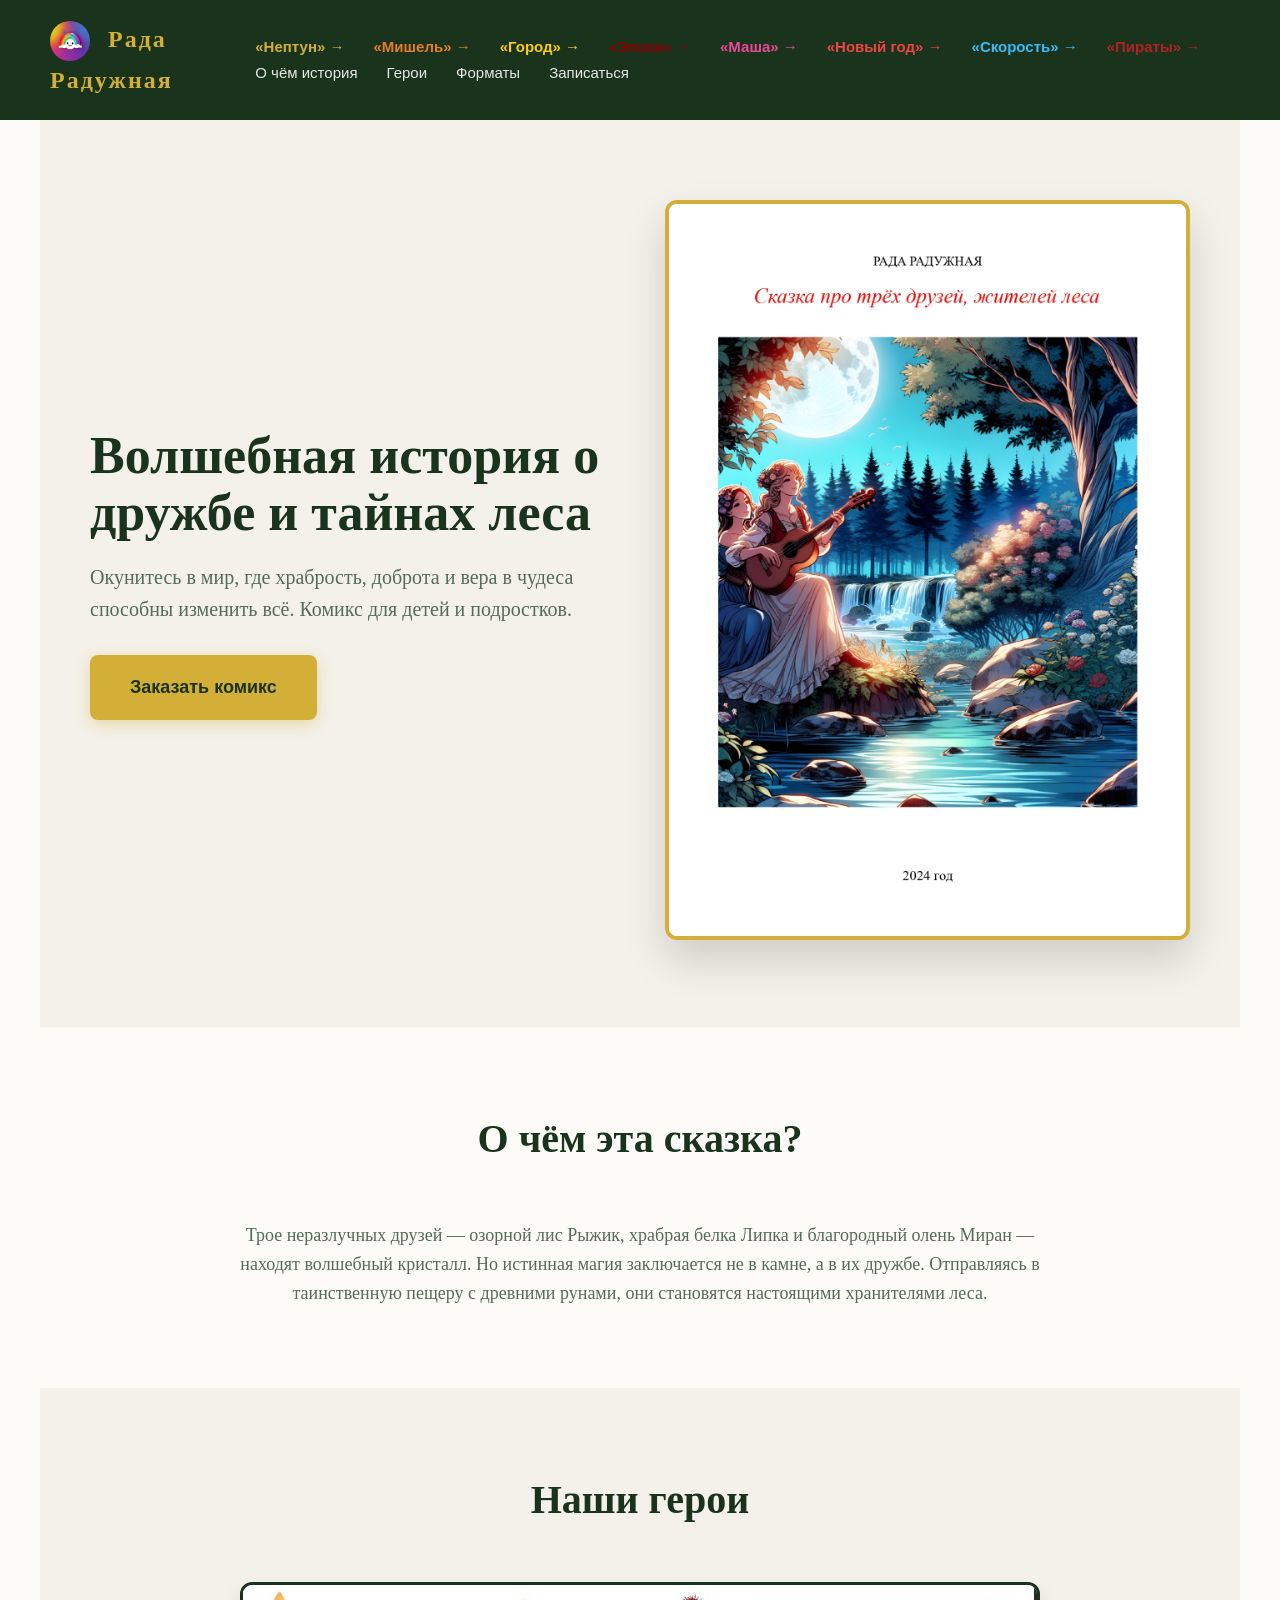
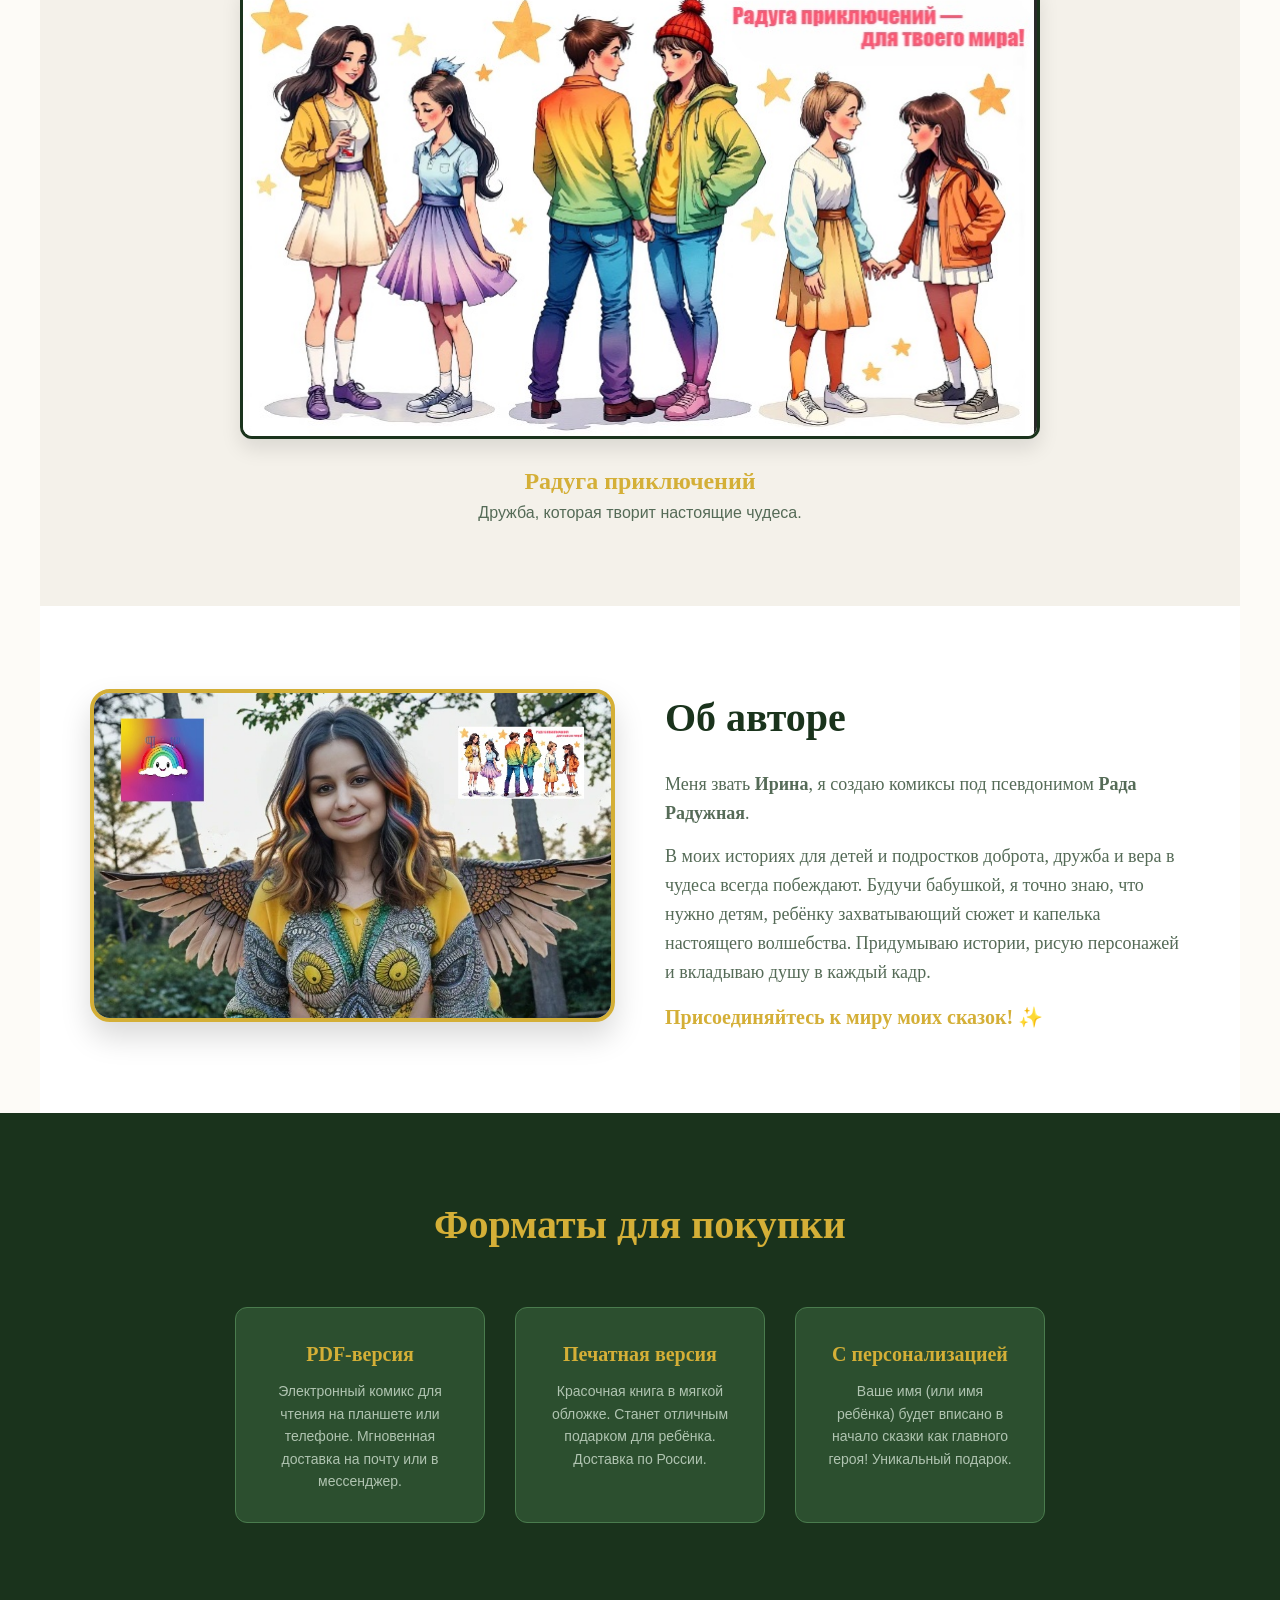
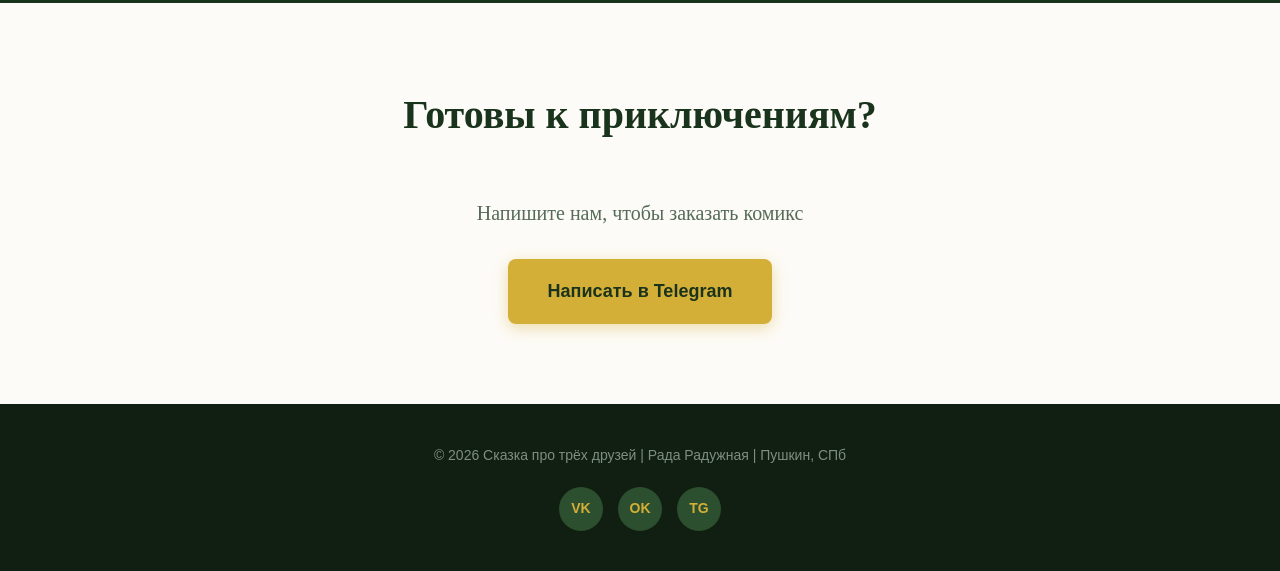
<file: index.html>
<!DOCTYPE html>
<html lang="ru">
<head>
    <meta charset="UTF-8">
    <meta name="viewport" content="width=device-width, initial-scale=1.0">
    <title>Сказка про трёх друзей — Волшебный комикс</title>
    <link rel="stylesheet" href="style.css">
</head>
<body>

    <nav>
        <div class="logo"><img src="images/logo.png" alt="Рада Радужная" style="height: 40px; border-radius: 50%; vertical-align: middle; margin-right: 10px;"> Рада Радужная</div>
        <div class="menu">
            <a href="neptune.html" style="color: #d4af37; font-weight: bold;">«Нептун» →</a>
            <a href="michelle.html" style="color: #e67e22; font-weight: bold;">«Мишель» →</a>
            <a href="city.html" style="color: #facc15; font-weight: bold;">«Город» →</a>
            <a href="epoch.html" style="color: #8b0000; font-weight: bold;">«Эпохи» →</a>
            <a href="masha.html" style="color: #ec4899; font-weight: bold;">«Маша» →</a>
            <a href="newyear.html" style="color: #ef4444; font-weight: bold;">«Новый год» →</a>
            <a href="race.html" style="color: #38bdf8; font-weight: bold;">«Скорость» →</a>
            <a href="pirates.html" style="color: #b22222; font-weight: bold;">«Пираты» →</a>
            <a href="#story">О чём история</a>
            <a href="#heroes">Герои</a>
            <a href="#formats">Форматы</a>
            <a href="#buy">Записаться</a>
        </div>
    </nav>

    <section class="hero">
        <div class="hero-text">
            <h1>Волшебная история о дружбе и тайнах леса</h1>
            <p>Окунитесь в мир, где храбрость, доброта и вера в чудеса способны изменить всё. Комикс для детей и подростков.</p>
            <a href="#buy" class="btn">Заказать комикс</a>
        </div>
        <div class="hero-img">
            <img src="images/cover.jpg" alt="Обложка комикса">
        </div>
    </section>

    <section id="story">
        <h2 class="section-title">О чём эта сказка?</h2>
        <p style="text-align: center; font-size: 18px; max-width: 800px; margin: 0 auto; color: #556b57;">
            Трое неразлучных друзей — озорной лис Рыжик, храбрая белка Липка и благородный олень Миран — находят волшебный кристалл. Но истинная магия заключается не в камне, а в их дружбе. Отправляясь в таинственную пещеру с древними рунами, они становятся настоящими хранителями леса.
        </p>
    </section>

    <section id="heroes" style="background: #f4f1ea;">
        <h2 class="section-title">Наши герои</h2>
        <div class="heroes">
            <div class="hero-card" style="width: 100%; max-width: 800px; margin: 0 auto;">
                <img src="images/characters.jpg" alt="Персонажи комикса" style="width: 100%; height: auto; border-radius: 12px; box-shadow: 0 10px 20px rgba(0,0,0,0.1);">
                <h3>Радуга приключений</h3>
                <p>Дружба, которая творит настоящие чудеса.</p>
            </div>
        </div>
    </section>

    
    <section id="author" style="background: #fff; padding: 80px 50px; max-width: 1200px; margin: 0 auto;">
        <div style="display: grid; grid-template-columns: 1fr 1fr; gap: 50px; align-items: center;">
            <div>
                <img src="images/author.jpg" alt="Рада Радужная" style="width: 100%; border-radius: 20px; box-shadow: 0 15px 30px rgba(0,0,0,0.15); border: 4px solid #d4af37;">
            </div>
            <div>
                <h2 style="font-size: 40px; color: #1a331c; margin-bottom: 20px;">Об авторе</h2>
                <p style="font-size: 18px; color: #556b57; margin-bottom: 15px;">
                    Меня звать <b>Ирина</b>, я создаю комиксы под псевдонимом <b>Рада Радужная</b>.
                </p>
                <p style="font-size: 18px; color: #556b57; margin-bottom: 15px;">
                    В моих историях для детей и подростков доброта, дружба и вера в чудеса всегда побеждают. Будучи бабушкой, я точно знаю, что нужно детям, ребёнку захватывающий сюжет и капелька настоящего волшебства. Придумываю истории, рисую персонажей и вкладываю душу в каждый кадр.
                </p>
                <p style="font-size: 20px; color: #d4af37; font-weight: bold;">Присоединяйтесь к миру моих сказок! ✨</p>
            </div>
        </div>
    </section>

<section id="formats" class="formats">
        <h2 class="section-title">Форматы для покупки</h2>
        <div class="format-list">
            <div class="format-item">
                <h3>PDF-версия</h3>
                <p>Электронный комикс для чтения на планшете или телефоне. Мгновенная доставка на почту или в мессенджер.</p>
            </div>
            <div class="format-item">
                <h3>Печатная версия</h3>
                <p>Красочная книга в мягкой обложке. Станет отличным подарком для ребёнка. Доставка по России.</p>
            </div>
            <div class="format-item">
                <h3>С персонализацией</h3>
                <p>Ваше имя (или имя ребёнка) будет вписано в начало сказки как главного героя! Уникальный подарок.</p>
            </div>
        </div>
    </section>

    <section id="buy" style="text-align: center;">
        <h2 class="section-title">Готовы к приключениям?</h2>
        <p style="font-size: 20px; margin-bottom: 30px; color: #556b57;">Напишите нам, чтобы заказать комикс</p>
        <a href="https://t.me/saitodel_spb" class="btn">Написать в Telegram</a>
    </section>

    <footer>
        <p>© 2026 Сказка про трёх друзей | Рада Радужная | Пушкин, СПб</p>
        <div class="social-links">
            <a href="https://vk.ru/klassik5_dev" class="social-icon">VK</a>
            <a href="https://ok.ru/group/70000058787189" class="social-icon">OK</a>
            <a href="https://t.me/saitodel_spb" class="social-icon">TG</a>
        </div>
    </footer>

</body>
</html>
</file>
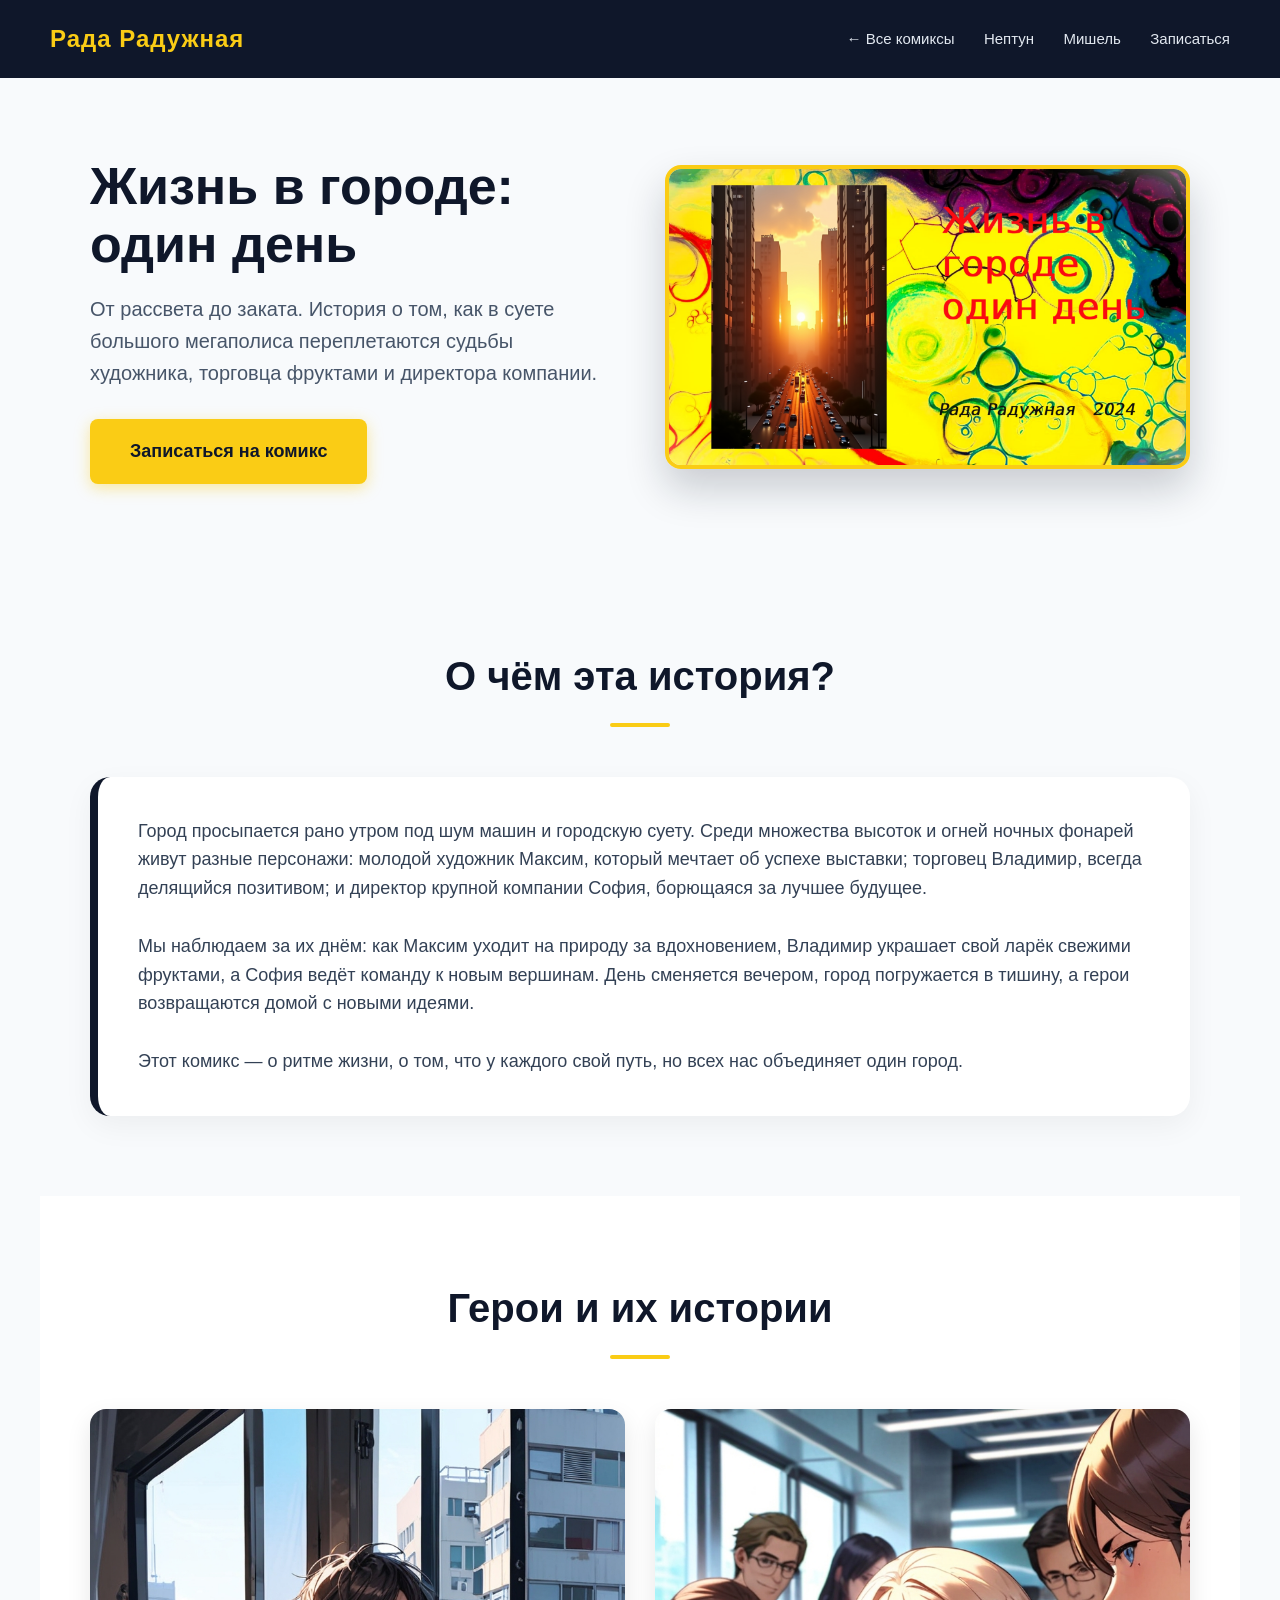
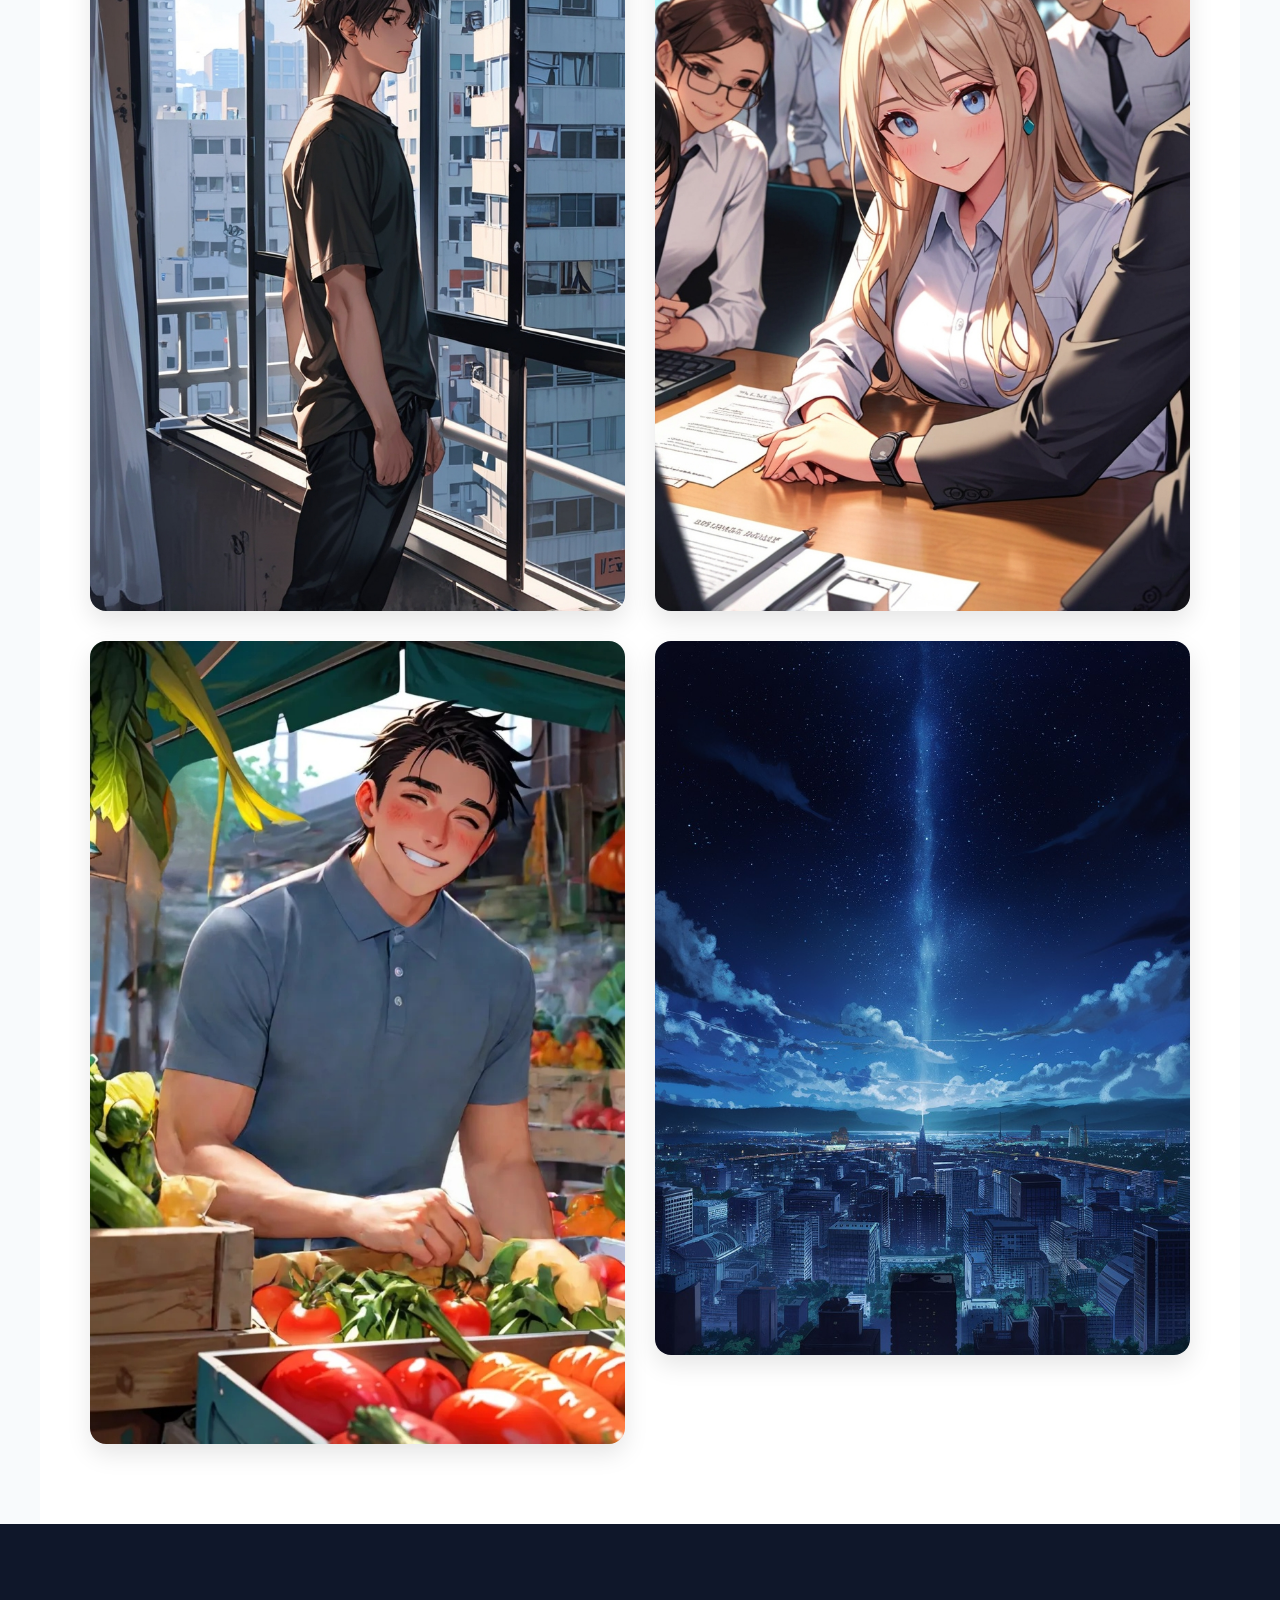
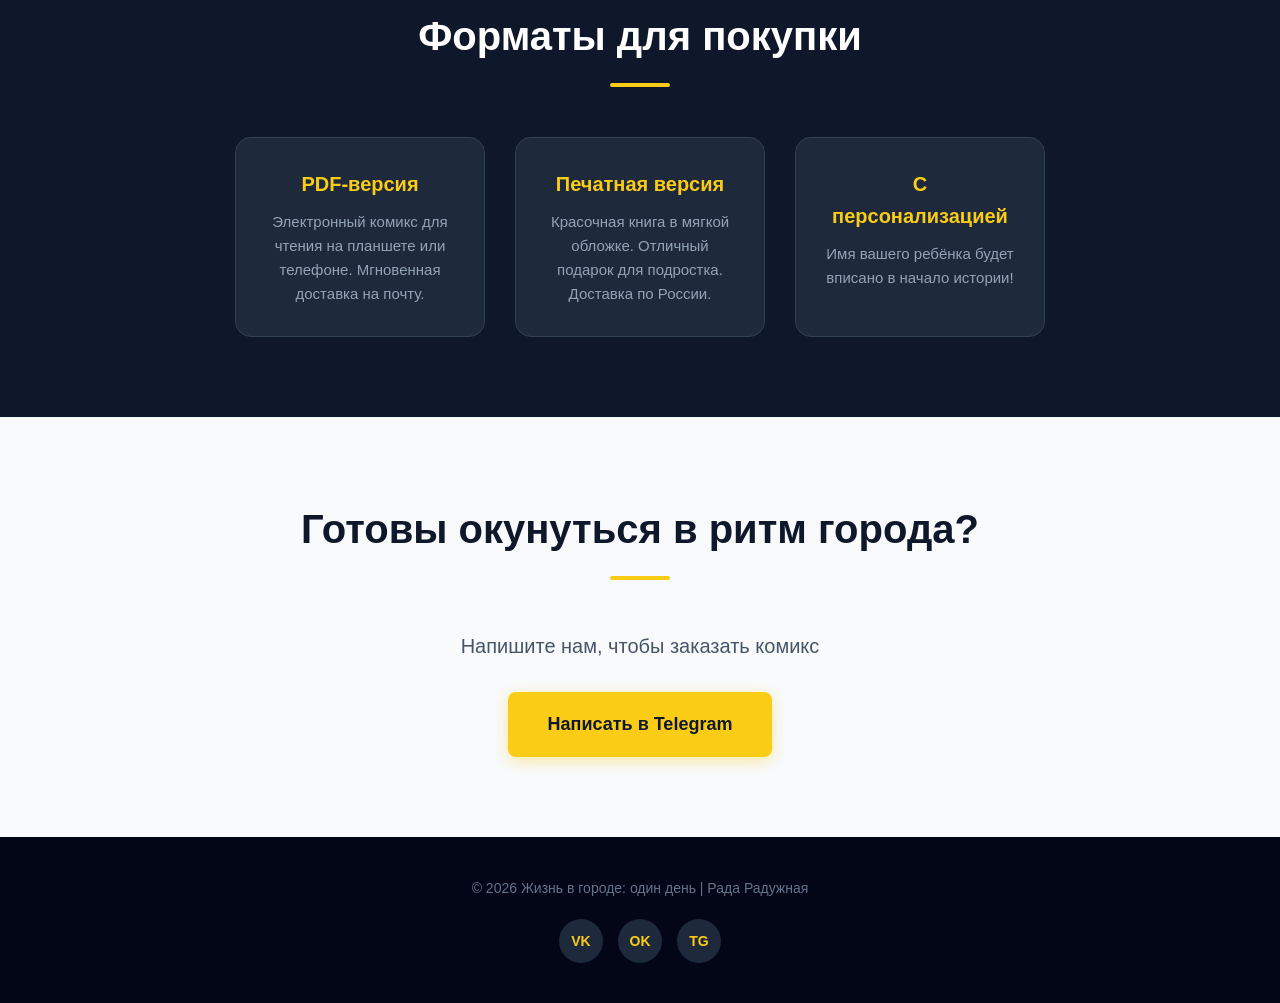
<file: city.html>
<!DOCTYPE html>
<html lang="ru">
<head>
    <meta charset="UTF-8">
    <meta name="viewport" content="width=device-width, initial-scale=1.0">
    <title>Жизнь в городе: один день — Комикс</title>
    <link rel="stylesheet" href="style-city.css">
</head>
<body>

    <nav>
        <div class="logo">Рада Радужная</div>
        <div class="menu">
            <a href="index.html">← Все комиксы</a>
            <a href="neptune.html">Нептун</a>
            <a href="michelle.html">Мишель</a>
            <a href="#buy">Записаться</a>
        </div>
    </nav>

    <section class="hero">
        <div class="hero-text">
            <h1>Жизнь в городе: один день</h1>
            <p>От рассвета до заката. История о том, как в суете большого мегаполиса переплетаются судьбы художника, торговца фруктами и директора компании.</p>
            <a href="#buy" class="btn">Записаться на комикс</a>
        </div>
        <div class="hero-img">
            <img src="images/city_cover.jpg" alt="Обложка комикса Жизнь в городе">
        </div>
    </section>

    <section id="story">
        <h2 class="section-title">О чём эта история?</h2>
        <div class="story-box">
            <p>Город просыпается рано утром под шум машин и городскую суету. Среди множества высоток и огней ночных фонарей живут разные персонажи: молодой художник Максим, который мечтает об успехе выставки; торговец Владимир, всегда делящийся позитивом; и директор крупной компании София, борющаяся за лучшее будущее.</p>
            <br>
            <p>Мы наблюдаем за их днём: как Максим уходит на природу за вдохновением, Владимир украшает свой ларёк свежими фруктами, а София ведёт команду к новым вершинам. День сменяется вечером, город погружается в тишину, а герои возвращаются домой с новыми идеями.</p>
            <br>
            <p>Этот комикс — о ритме жизни, о том, что у каждого свой путь, но всех нас объединяет один город.</p>
        </div>
    </section>

    <section id="gallery" style="background: #fff;">
        <h2 class="section-title">Герои и их истории</h2>
        <div class="gallery">
            <img src="images/city_maxim.jpg" alt="Максим - художник">
            <img src="images/city_sofia.jpg" alt="София - директор">
            <img src="images/city_vladimir.jpg" alt="Владимир - торговец">
            <img src="images/city_night.jpg" alt="Ночной город">
        </div>
    </section>

    <section id="formats" class="formats">
        <h2 class="section-title">Форматы для покупки</h2>
        <div class="format-list">
            <div class="format-item">
                <h3>PDF-версия</h3>
                <p>Электронный комикс для чтения на планшете или телефоне. Мгновенная доставка на почту.</p>
            </div>
            <div class="format-item">
                <h3>Печатная версия</h3>
                <p>Красочная книга в мягкой обложке. Отличный подарок для подростка. Доставка по России.</p>
            </div>
            <div class="format-item">
                <h3>С персонализацией</h3>
                <p>Имя вашего ребёнка будет вписано в начало истории!</p>
            </div>
        </div>
    </section>

    <section id="buy" style="text-align: center;">
        <h2 class="section-title">Готовы окунуться в ритм города?</h2>
        <p style="font-size: 20px; margin-bottom: 30px; color: #475569;">Напишите нам, чтобы заказать комикс</p>
        <a href="https://t.me/saitodel_spb" class="btn">Написать в Telegram</a>
    </section>

    <footer>
        <p>© 2026 Жизнь в городе: один день | Рада Радужная</p>
        <div class="social-links">
            <a href="https://vk.ru/klassik5_dev" class="social-icon">VK</a>
            <a href="https://ok.ru/group/70000058787189" class="social-icon">OK</a>
            <a href="https://t.me/saitodel_spb" class="social-icon">TG</a>
        </div>
    </footer>

</body>
</html>
</file>
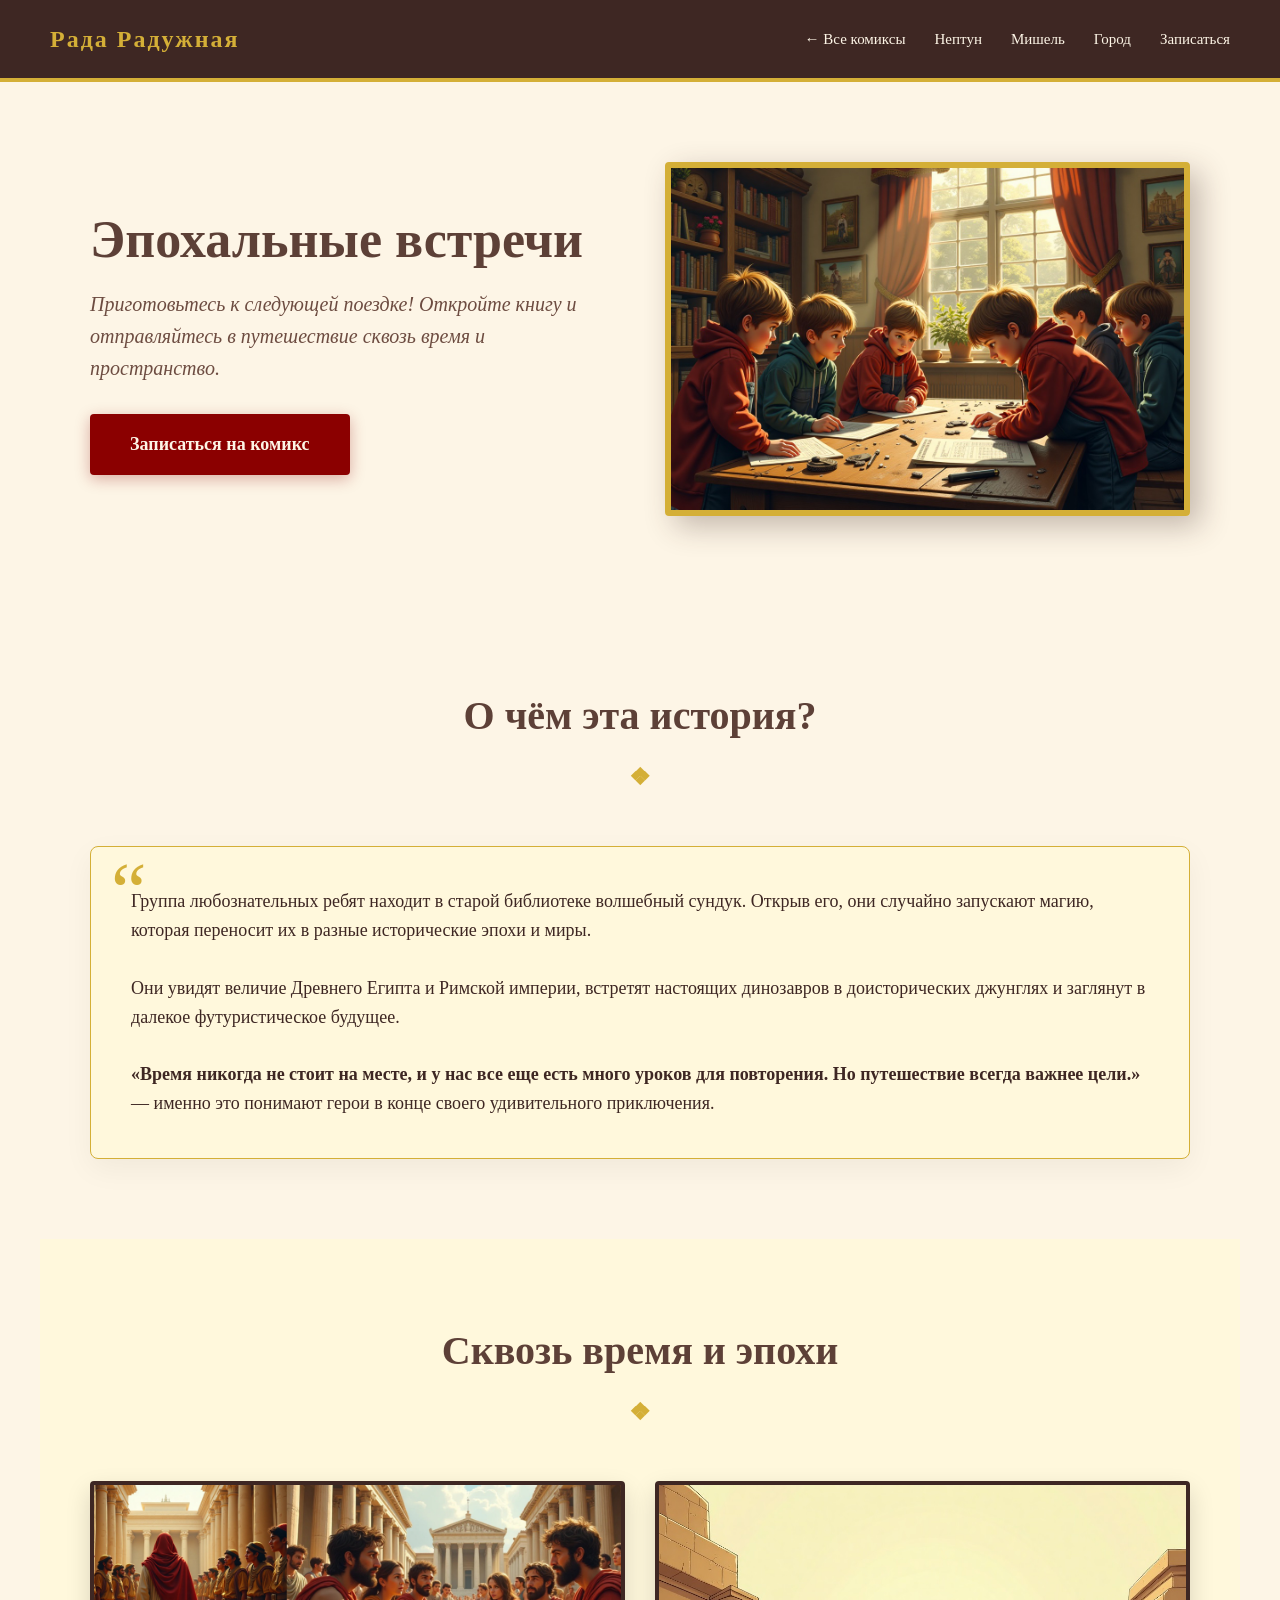
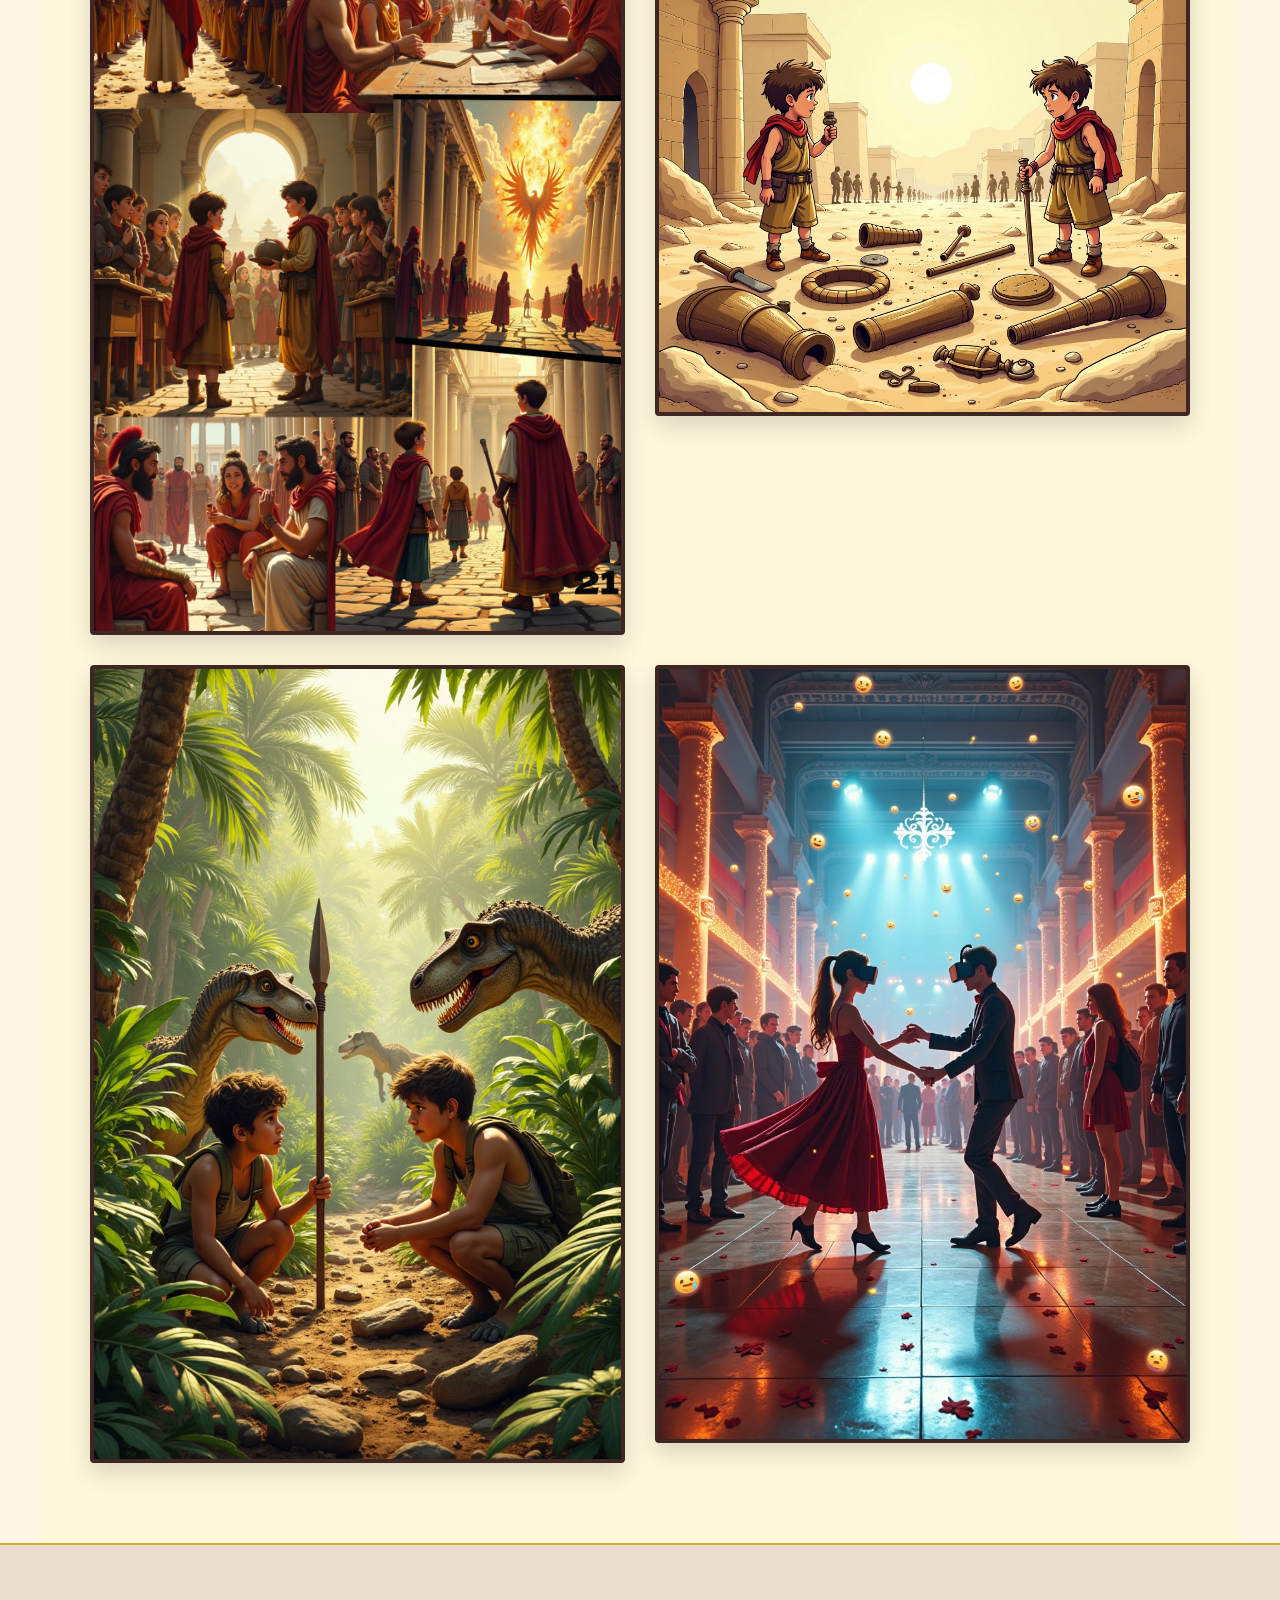
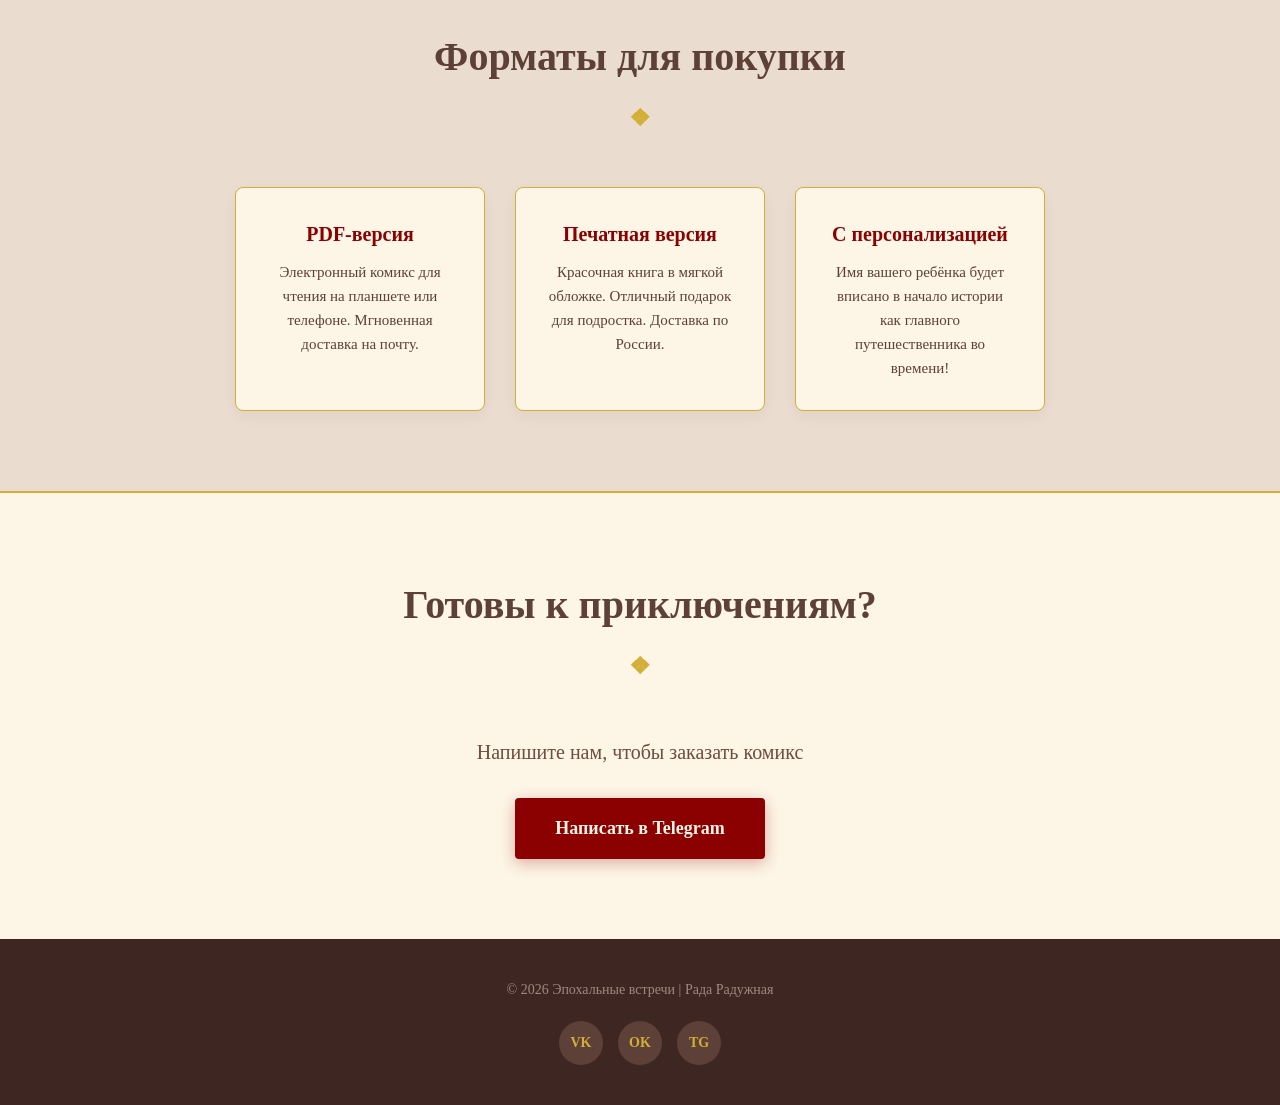
<file: epoch.html>
<!DOCTYPE html>
<html lang="ru">
<head>
    <meta charset="UTF-8">
    <meta name="viewport" content="width=device-width, initial-scale=1.0">
    <title>Эпохальные встречи — Комикс</title>
    <link rel="stylesheet" href="style-epoch.css">
</head>
<body>

    <nav>
        <div class="logo">Рада Радужная</div>
        <div class="menu">
            <a href="index.html">← Все комиксы</a>
            <a href="neptune.html">Нептун</a>
            <a href="michelle.html">Мишель</a>
            <a href="city.html">Город</a>
            <a href="#buy">Записаться</a>
        </div>
    </nav>

    <section class="hero">
        <div class="hero-text">
            <h1>Эпохальные встречи</h1>
            <p>Приготовьтесь к следующей поездке! Откройте книгу и отправляйтесь в путешествие сквозь время и пространство.</p>
            <a href="#buy" class="btn">Записаться на комикс</a>
        </div>
        <div class="hero-img">
            <img src="images/epoch_cover.jpg" alt="Обложка комикса Эпохальные встречи">
        </div>
    </section>

    <section id="story">
        <h2 class="section-title">О чём эта история?</h2>
        <div class="story-box">
            <p>Группа любознательных ребят находит в старой библиотеке волшебный сундук. Открыв его, они случайно запускают магию, которая переносит их в разные исторические эпохи и миры.</p>
            <br>
            <p>Они увидят величие Древнего Египта и Римской империи, встретят настоящих динозавров в доисторических джунглях и заглянут в далекое футуристическое будущее.</p>
            <br>
            <p><b>«Время никогда не стоит на месте, и у нас все еще есть много уроков для повторения. Но путешествие всегда важнее цели.»</b> — именно это понимают герои в конце своего удивительного приключения.</p>
        </div>
    </section>

    <section id="gallery" style="background: #fff8dc;">
        <h2 class="section-title">Сквозь время и эпохи</h2>
        <div class="gallery">
            <img src="images/epoch_rome.jpg" alt="Древний Рим">
            <img src="images/epoch_egypt.jpg" alt="Древний Египет">
            <img src="images/epoch_dino.jpg" alt="Мир динозавров">
            <img src="images/epoch_future.jpg" alt="Будущее">
        </div>
    </section>

    <section id="formats" class="formats">
        <h2 class="section-title">Форматы для покупки</h2>
        <div class="format-list">
            <div class="format-item">
                <h3>PDF-версия</h3>
                <p>Электронный комикс для чтения на планшете или телефоне. Мгновенная доставка на почту.</p>
            </div>
            <div class="format-item">
                <h3>Печатная версия</h3>
                <p>Красочная книга в мягкой обложке. Отличный подарок для подростка. Доставка по России.</p>
            </div>
            <div class="format-item">
                <h3>С персонализацией</h3>
                <p>Имя вашего ребёнка будет вписано в начало истории как главного путешественника во времени!</p>
            </div>
        </div>
    </section>

    <section id="buy" style="text-align: center;">
        <h2 class="section-title">Готовы к приключениям?</h2>
        <p style="font-size: 20px; margin-bottom: 30px; color: #6d4c41;">Напишите нам, чтобы заказать комикс</p>
        <a href="https://t.me/saitodel_spb" class="btn">Написать в Telegram</a>
    </section>

    <footer>
        <p>© 2026 Эпохальные встречи | Рада Радужная</p>
        <div class="social-links">
            <a href="https://vk.ru/klassik5_dev" class="social-icon">VK</a>
            <a href="https://ok.ru/group/70000058787189" class="social-icon">OK</a>
            <a href="https://t.me/saitodel_spb" class="social-icon">TG</a>
        </div>
    </footer>

</body>
</html>
</file>
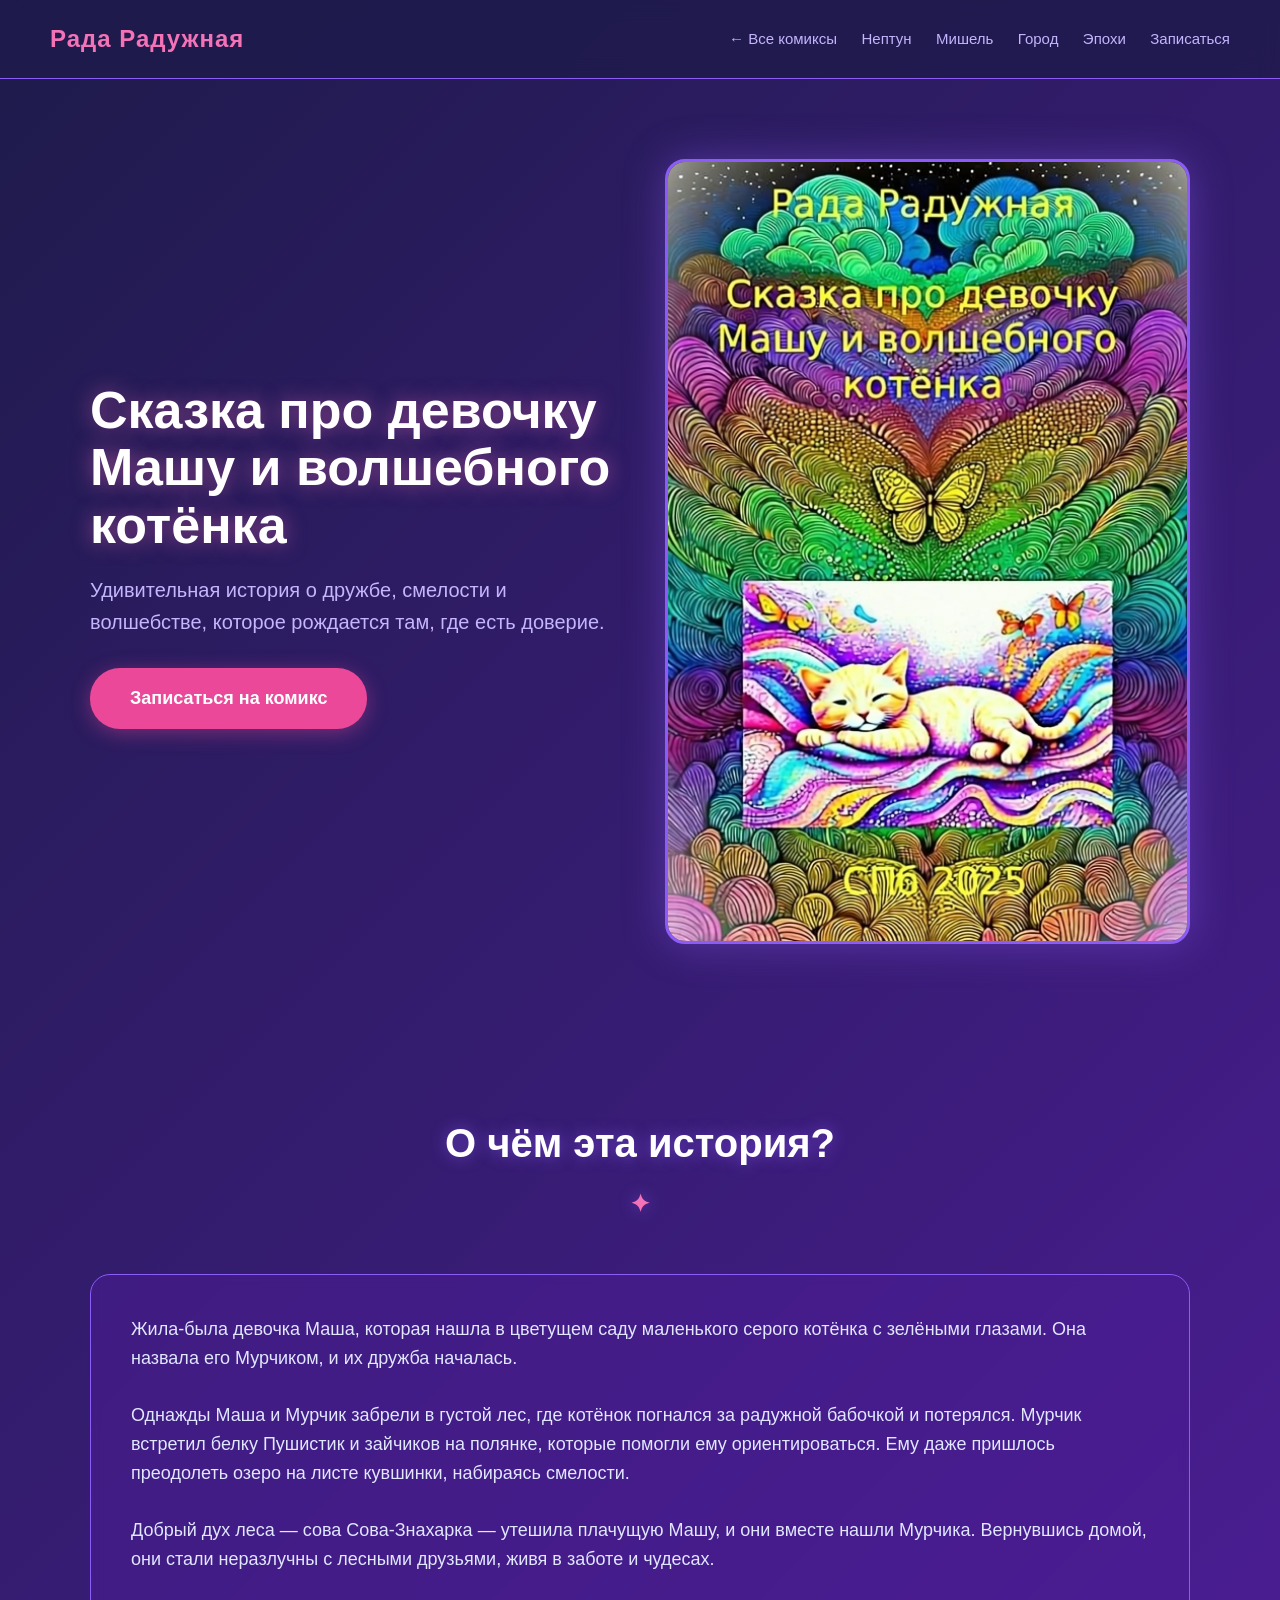
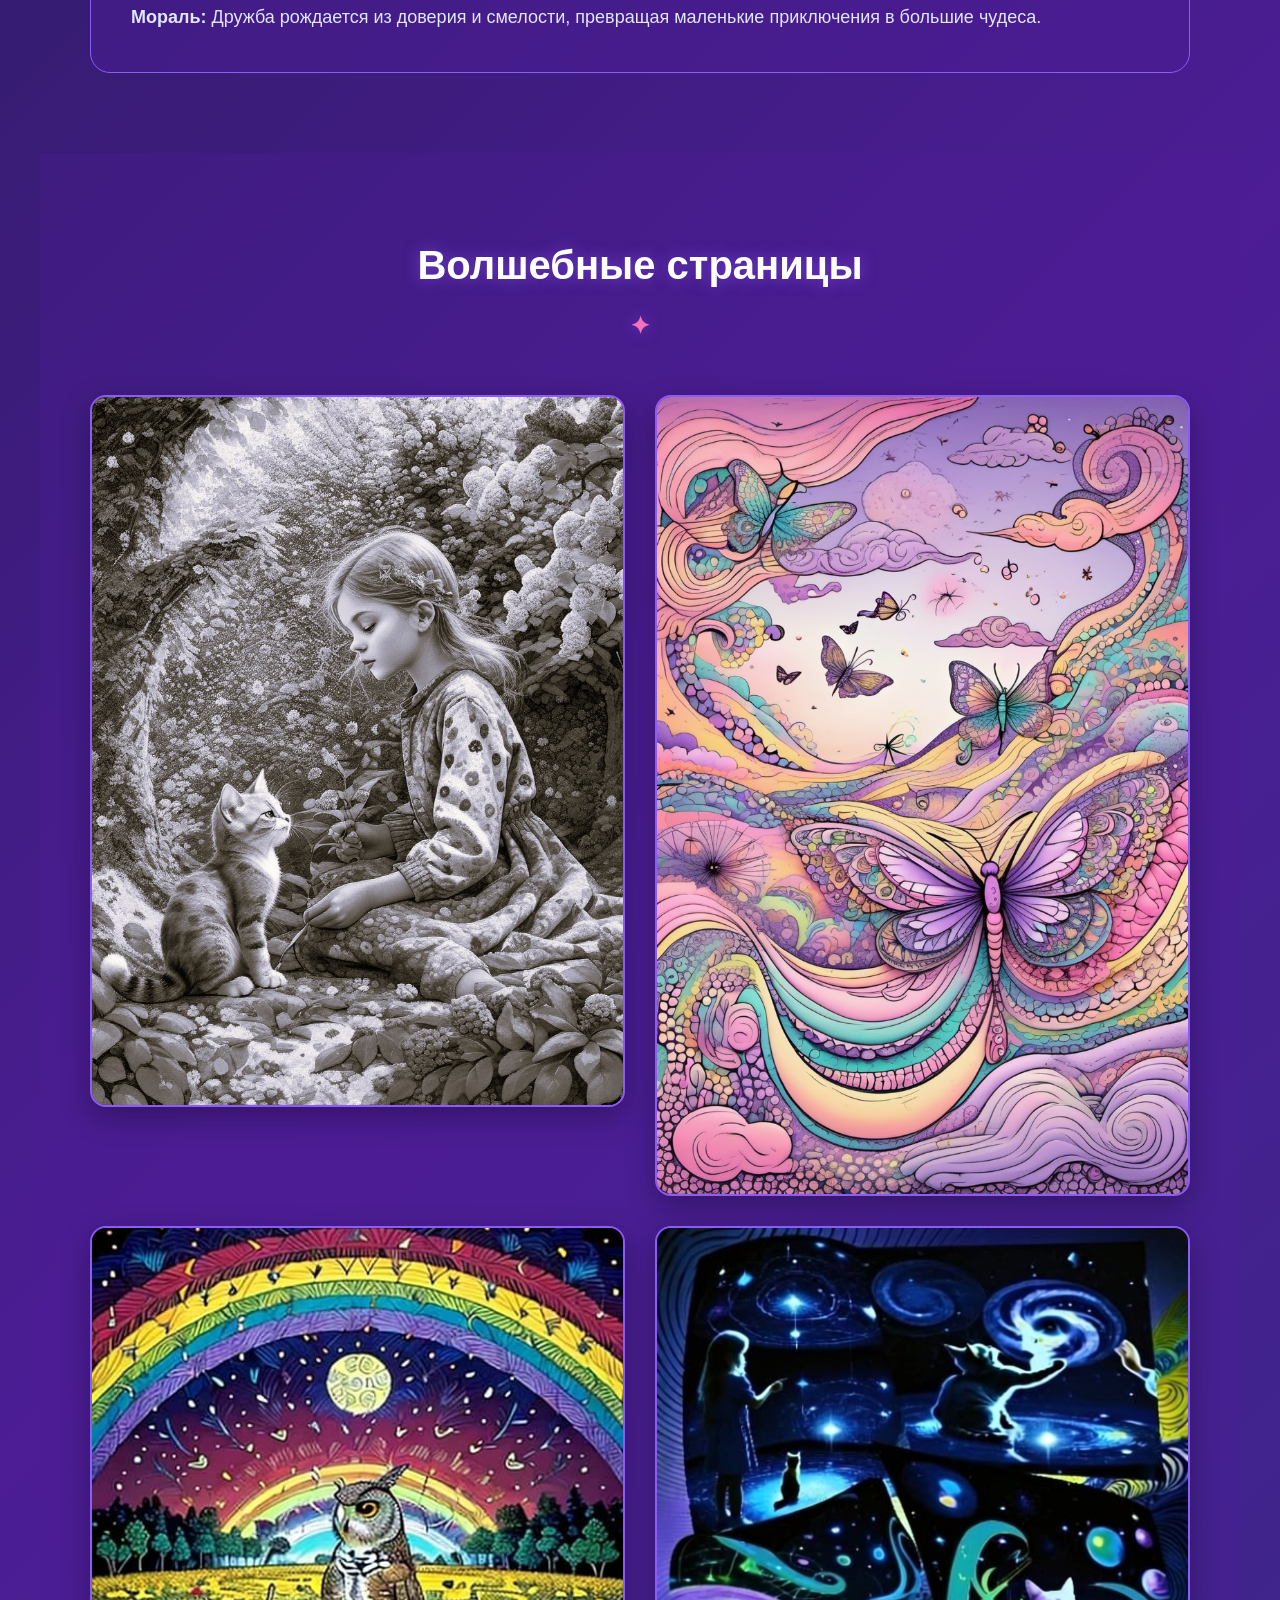
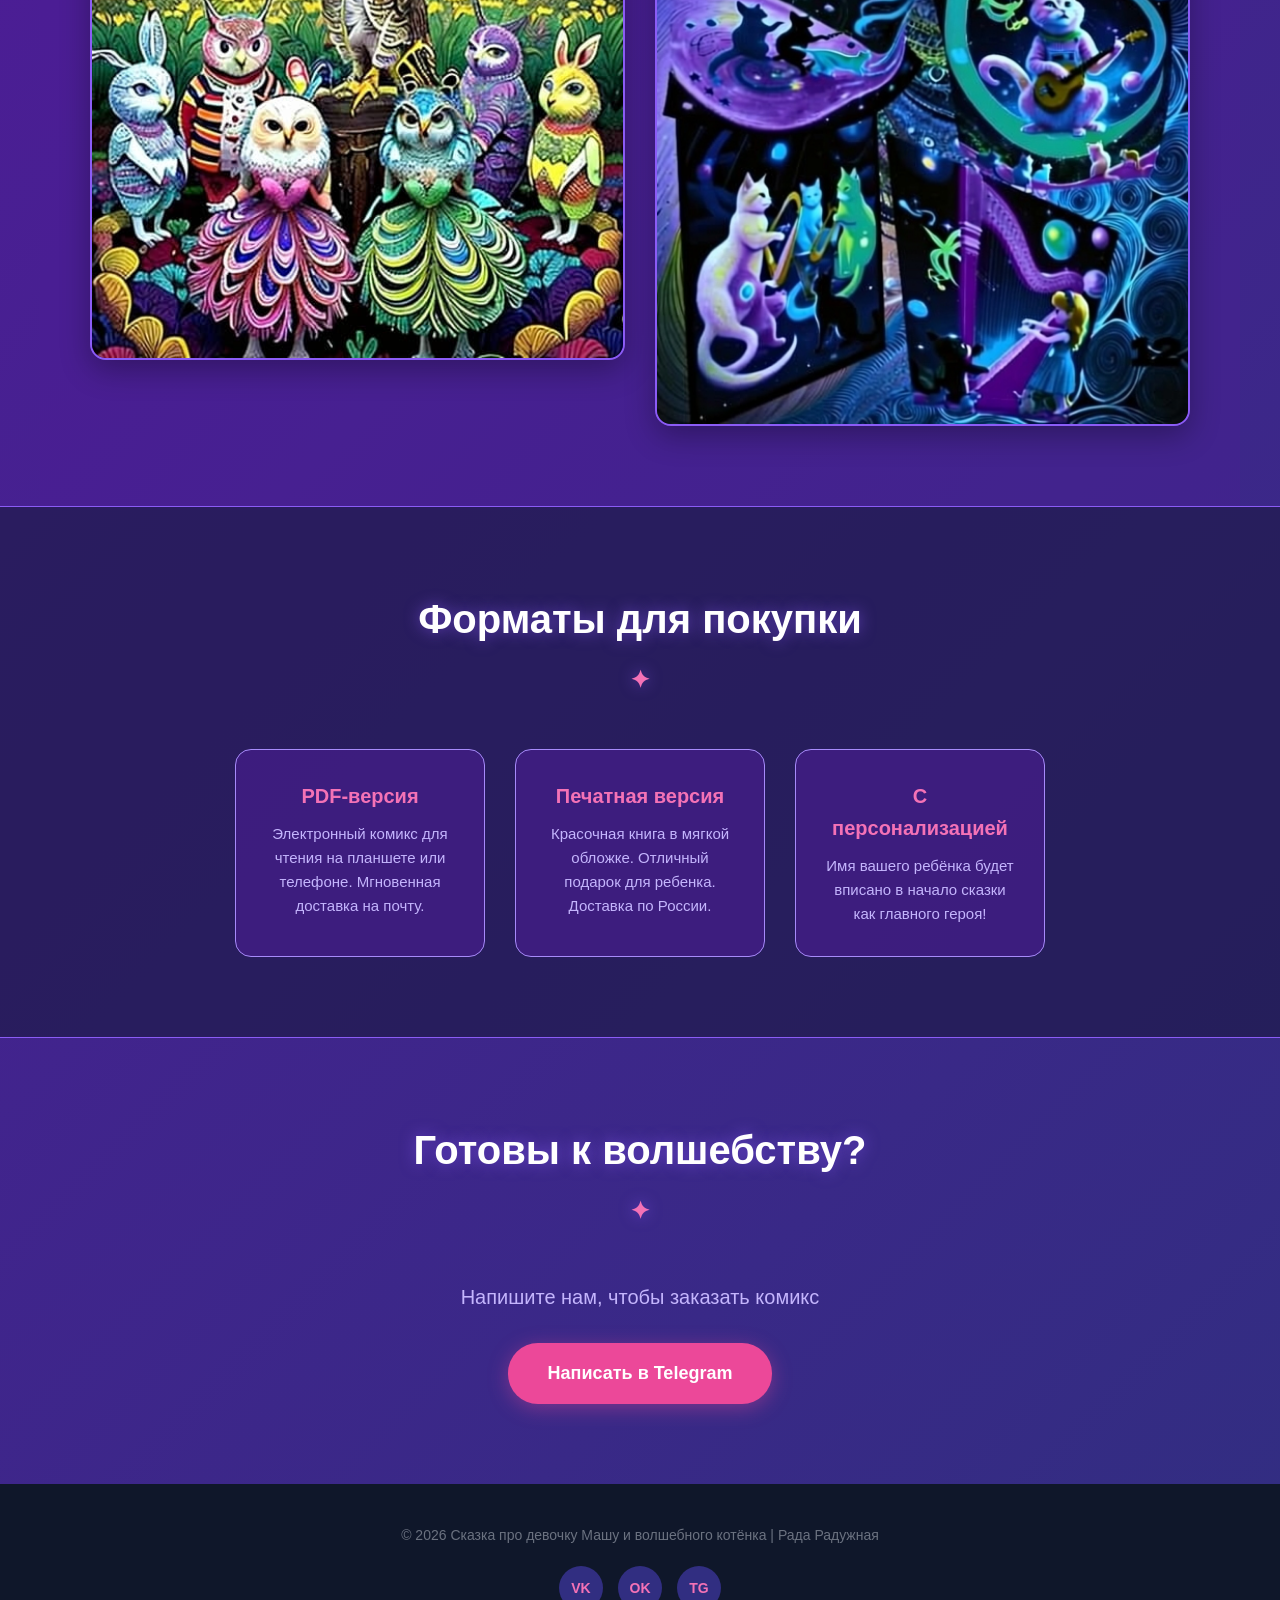
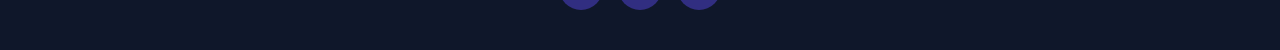
<file: masha.html>
<!DOCTYPE html>
<html lang="ru">
<head>
    <meta charset="UTF-8">
    <meta name="viewport" content="width=device-width, initial-scale=1.0">
    <title>Сказка про девочку Машу и волшебного котёнка — Комикс</title>
    <link rel="stylesheet" href="style-masha.css">
</head>
<body>

    <nav>
        <div class="logo">Рада Радужная</div>
        <div class="menu">
            <a href="index.html">← Все комиксы</a>
            <a href="neptune.html">Нептун</a>
            <a href="michelle.html">Мишель</a>
            <a href="city.html">Город</a>
            <a href="epoch.html">Эпохи</a>
            <a href="#buy">Записаться</a>
        </div>
    </nav>

    <section class="hero">
        <div class="hero-text">
            <h1>Сказка про девочку Машу и волшебного котёнка</h1>
            <p>Удивительная история о дружбе, смелости и волшебстве, которое рождается там, где есть доверие.</p>
            <a href="#buy" class="btn">Записаться на комикс</a>
        </div>
        <div class="hero-img">
            <img src="images/masha_cover.jpg" alt="Обложка комикса Маша и котёнок">
        </div>
    </section>

    <section id="story">
        <h2 class="section-title">О чём эта история?</h2>
        <div class="story-box">
            <p>Жила-была девочка Маша, которая нашла в цветущем саду маленького серого котёнка с зелёными глазами. Она назвала его Мурчиком, и их дружба началась.</p>
            <br>
            <p>Однажды Маша и Мурчик забрели в густой лес, где котёнок погнался за радужной бабочкой и потерялся. Мурчик встретил белку Пушистик и зайчиков на полянке, которые помогли ему ориентироваться. Ему даже пришлось преодолеть озеро на листе кувшинки, набираясь смелости.</p>
            <br>
            <p>Добрый дух леса — сова Сова-Знахарка — утешила плачущую Машу, и они вместе нашли Мурчика. Вернувшись домой, они стали неразлучны с лесными друзьями, живя в заботе и чудесах.</p>
            <br>
            <p><b>Мораль:</b> Дружба рождается из доверия и смелости, превращая маленькие приключения в большие чудеса.</p>
        </div>
    </section>

    <section id="gallery" style="background: rgba(76, 29, 149, 0.3);">
        <h2 class="section-title">Волшебные страницы</h2>
        <div class="gallery">
            <img src="images/masha_garden.jpg" alt="Маша и котенок">
            <img src="images/masha_forest.jpg" alt="Волшебный лес">
            <img src="images/masha_owl.jpg" alt="Сова-Знахарка">
            <img src="images/masha_magic.jpg" alt="Магия и звезды">
        </div>
    </section>

    <section id="formats" class="formats">
        <h2 class="section-title">Форматы для покупки</h2>
        <div class="format-list">
            <div class="format-item">
                <h3>PDF-версия</h3>
                <p>Электронный комикс для чтения на планшете или телефоне. Мгновенная доставка на почту.</p>
            </div>
            <div class="format-item">
                <h3>Печатная версия</h3>
                <p>Красочная книга в мягкой обложке. Отличный подарок для ребенка. Доставка по России.</p>
            </div>
            <div class="format-item">
                <h3>С персонализацией</h3>
                <p>Имя вашего ребёнка будет вписано в начало сказки как главного героя!</p>
            </div>
        </div>
    </section>

    <section id="buy" style="text-align: center;">
        <h2 class="section-title">Готовы к волшебству?</h2>
        <p style="font-size: 20px; margin-bottom: 30px; color: #c4b5fd;">Напишите нам, чтобы заказать комикс</p>
        <a href="https://t.me/saitodel_spb" class="btn">Написать в Telegram</a>
    </section>

    <footer>
        <p>© 2026 Сказка про девочку Машу и волшебного котёнка | Рада Радужная</p>
        <div class="social-links">
            <a href="https://vk.ru/klassik5_dev" class="social-icon">VK</a>
            <a href="https://ok.ru/group/70000058787189" class="social-icon">OK</a>
            <a href="https://t.me/saitodel_spb" class="social-icon">TG</a>
        </div>
    </footer>

</body>
</html>
</file>
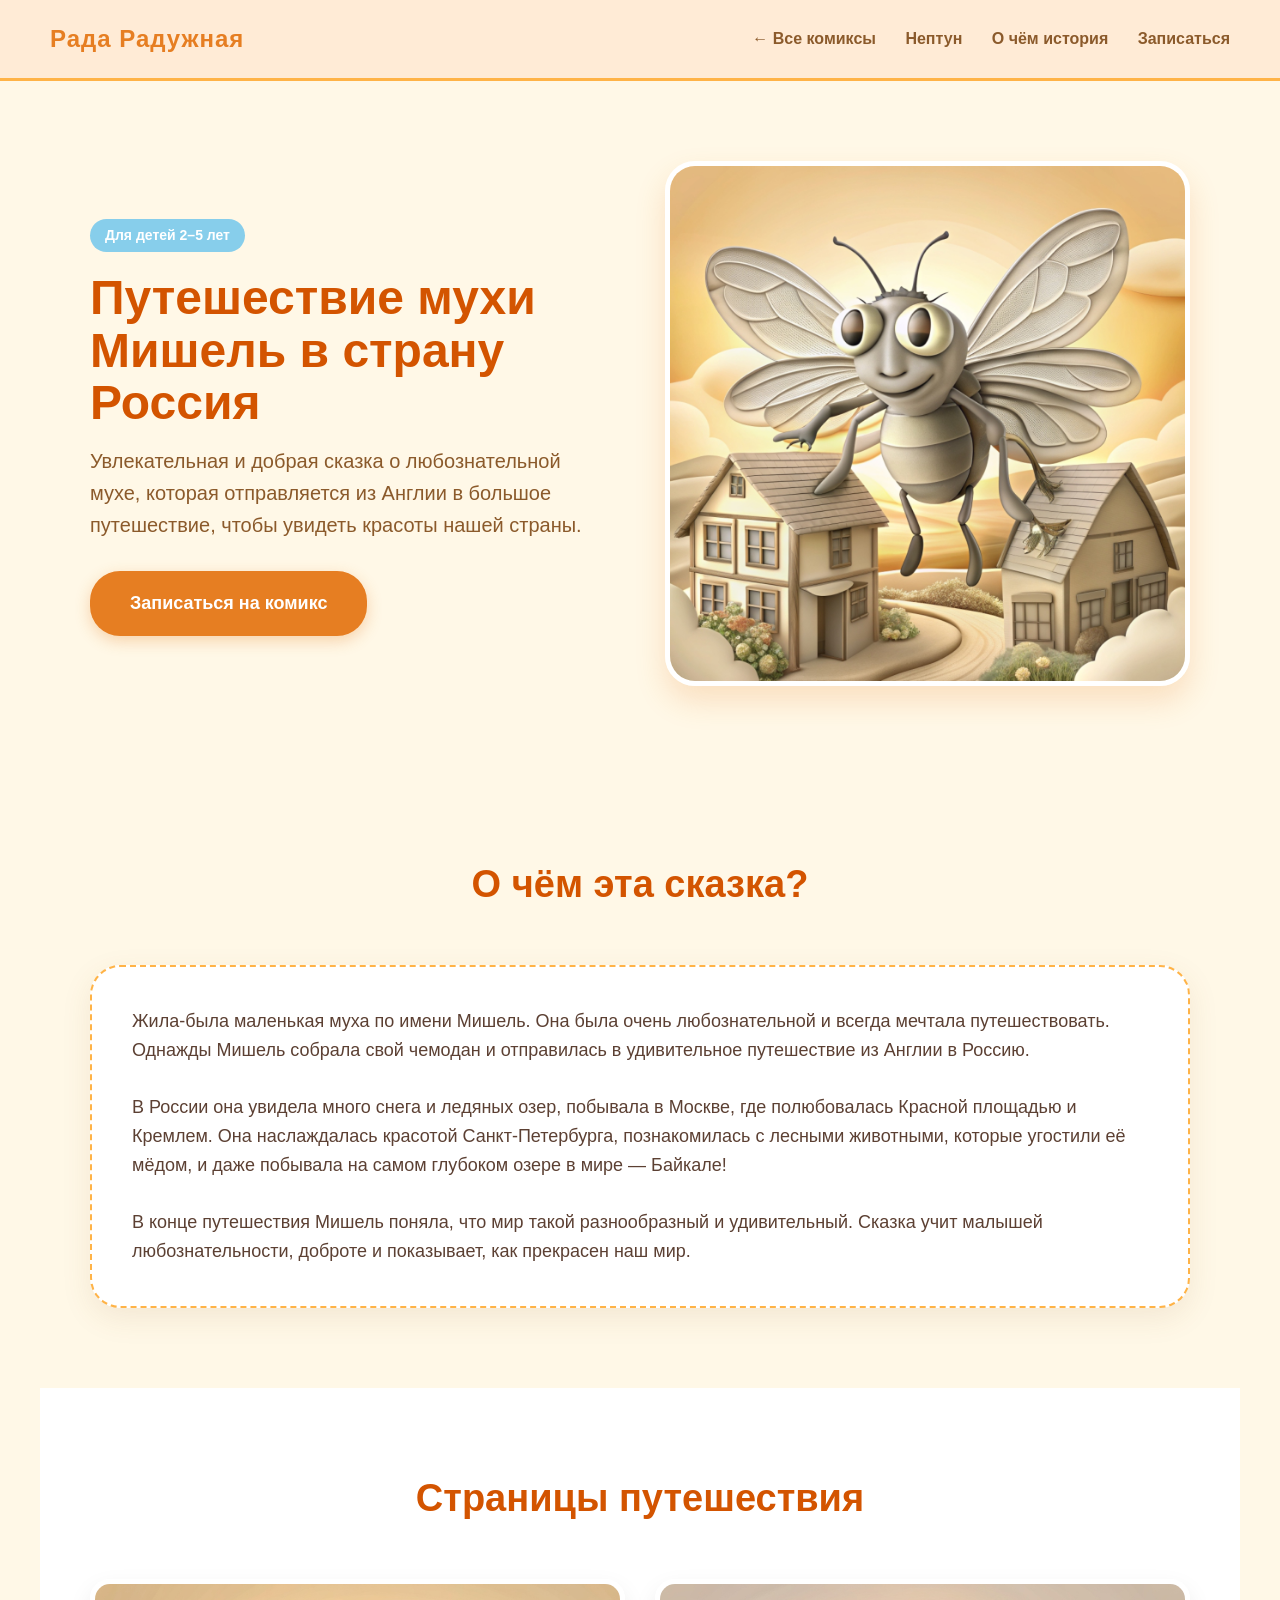
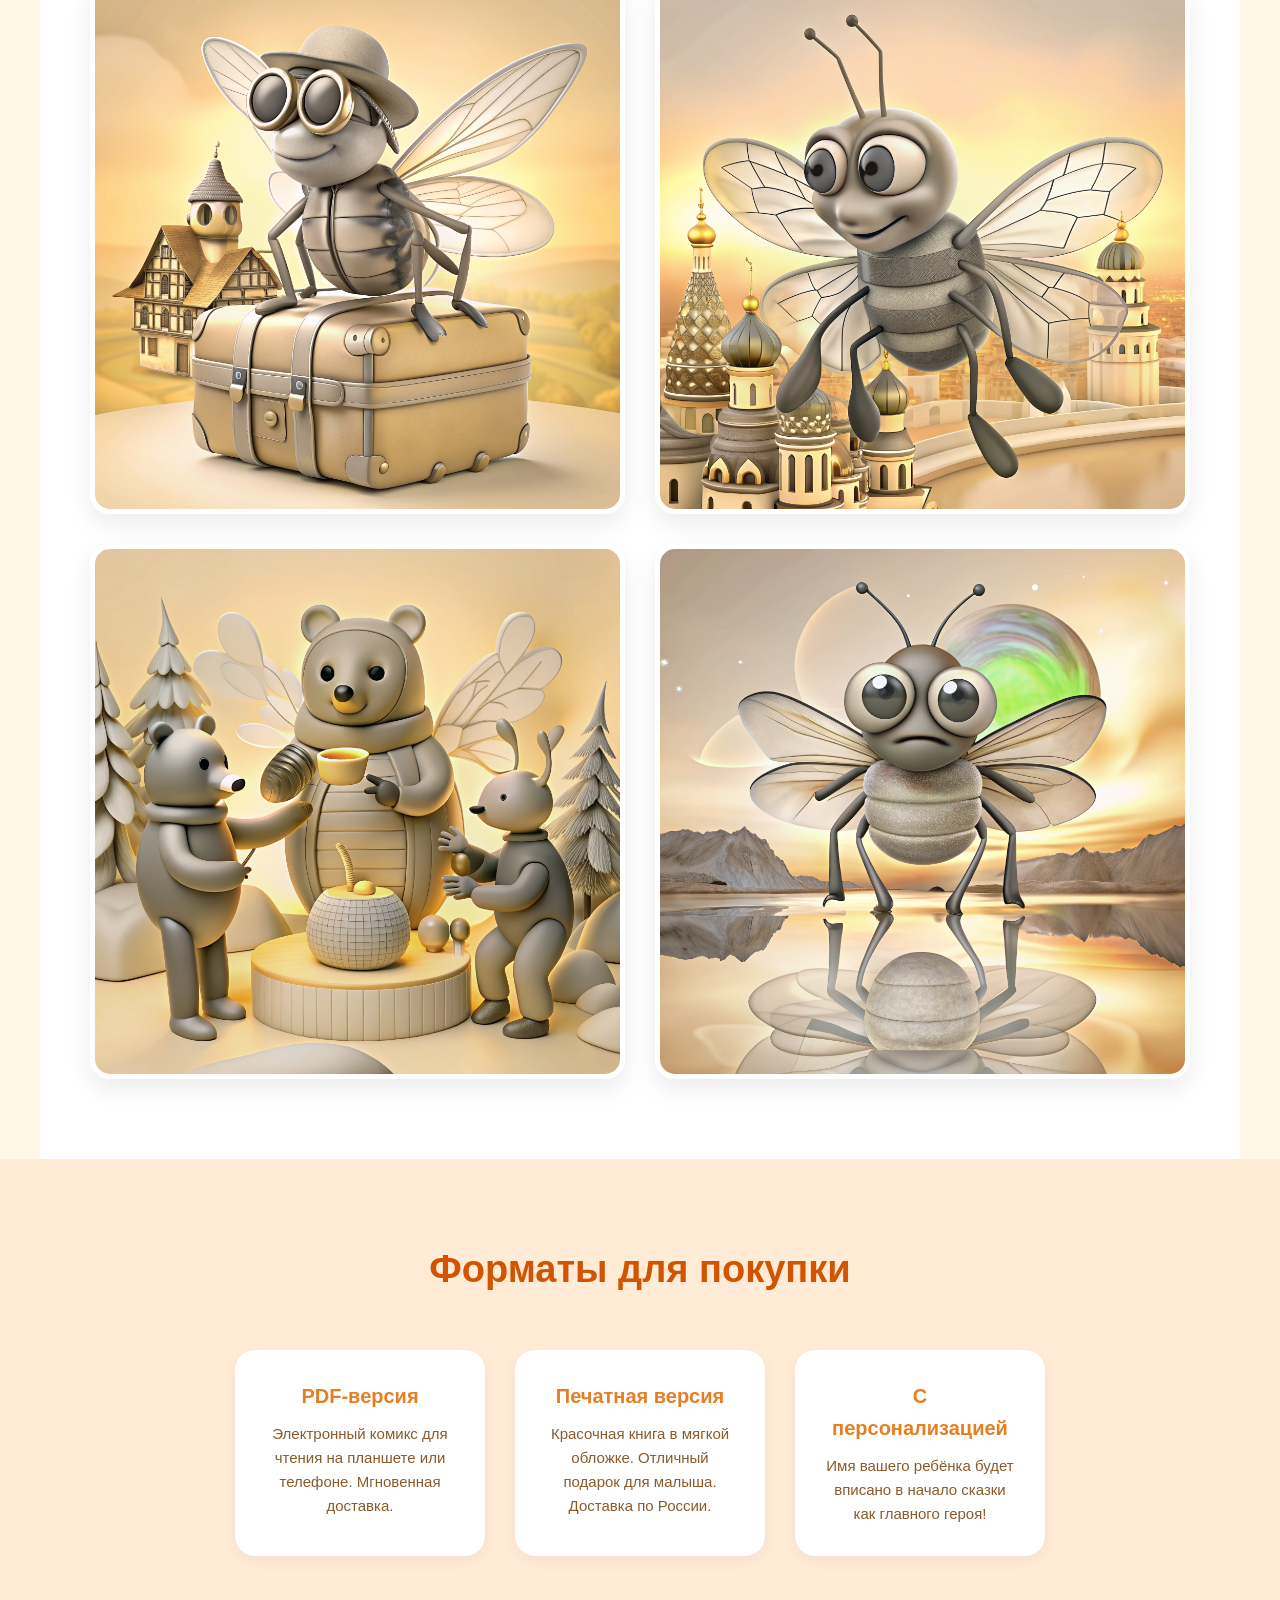
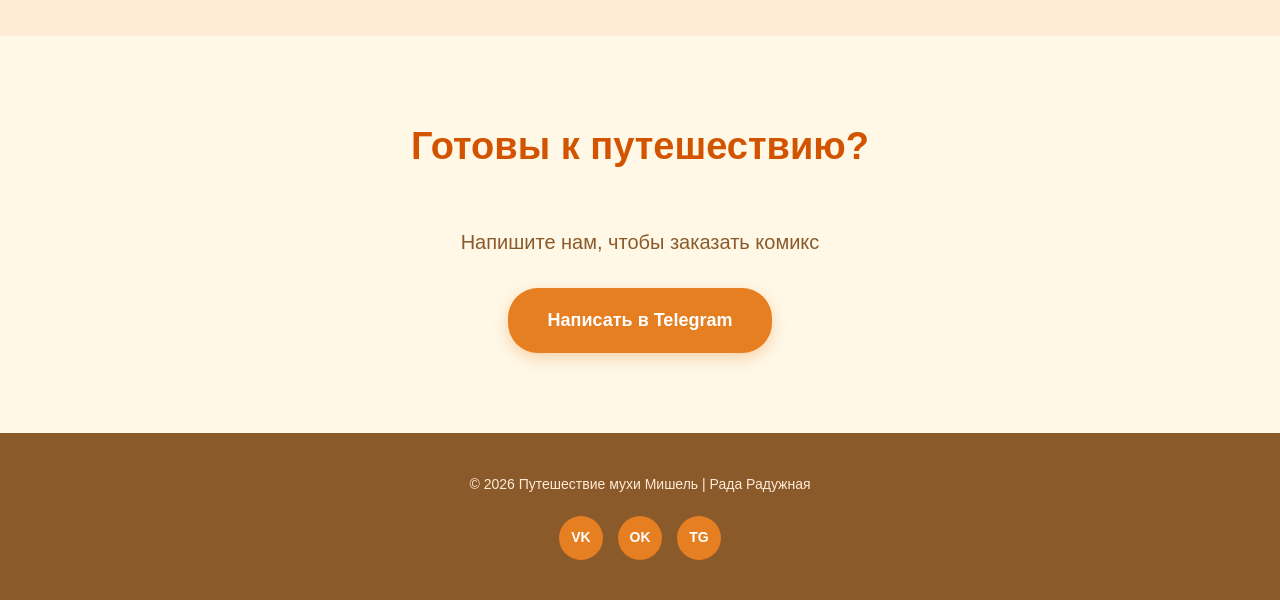
<file: michelle.html>
<!DOCTYPE html>
<html lang="ru">
<head>
    <meta charset="UTF-8">
    <meta name="viewport" content="width=device-width, initial-scale=1.0">
    <title>Путешествие мухи Мишель — Комикс для малышей</title>
    <link rel="stylesheet" href="style-michelle.css">
</head>
<body>

    <nav>
        <div class="logo">Рада Радужная</div>
        <div class="menu">
            <a href="index.html">← Все комиксы</a>
            <a href="neptune.html">Нептун</a>
            <a href="#story">О чём история</a>
            <a href="#buy">Записаться</a>
        </div>
    </nav>

    <section class="hero">
        <div class="hero-text">
            <span class="age-badge">Для детей 2–5 лет</span>
            <h1>Путешествие мухи Мишель в страну Россия</h1>
            <p>Увлекательная и добрая сказка о любознательной мухе, которая отправляется из Англии в большое путешествие, чтобы увидеть красоты нашей страны.</p>
            <a href="#buy" class="btn">Записаться на комикс</a>
        </div>
        <div class="hero-img">
            <img src="images/michelle_cover.jpg" alt="Обложка комикса Муха Мишель">
        </div>
    </section>

    <section id="story">
        <h2 class="section-title">О чём эта сказка?</h2>
        <div class="story-box">
            <p>Жила-была маленькая муха по имени Мишель. Она была очень любознательной и всегда мечтала путешествовать. Однажды Мишель собрала свой чемодан и отправилась в удивительное путешествие из Англии в Россию.</p>
            <br>
            <p>В России она увидела много снега и ледяных озер, побывала в Москве, где полюбовалась Красной площадью и Кремлем. Она наслаждалась красотой Санкт-Петербурга, познакомилась с лесными животными, которые угостили её мёдом, и даже побывала на самом глубоком озере в мире — Байкале!</p>
            <br>
            <p>В конце путешествия Мишель поняла, что мир такой разнообразный и удивительный. Сказка учит малышей любознательности, доброте и показывает, как прекрасен наш мир.</p>
        </div>
    </section>

    <section id="gallery" style="background: #fff;">
        <h2 class="section-title">Страницы путешествия</h2>
        <div class="gallery">
            <img src="images/michelle_prep.jpg" alt="Сборы Мишель">
            <img src="images/michelle_moscow.jpg" alt="Мишель в Москве">
            <img src="images/michelle_bears.jpg" alt="Мишель и мишки">
            <img src="images/michelle_baikal.jpg" alt="Мишель на Байкале">
        </div>
    </section>

    <section id="formats" class="formats">
        <h2 class="section-title">Форматы для покупки</h2>
        <div class="format-list">
            <div class="format-item">
                <h3>PDF-версия</h3>
                <p>Электронный комикс для чтения на планшете или телефоне. Мгновенная доставка.</p>
            </div>
            <div class="format-item">
                <h3>Печатная версия</h3>
                <p>Красочная книга в мягкой обложке. Отличный подарок для малыша. Доставка по России.</p>
            </div>
            <div class="format-item">
                <h3>С персонализацией</h3>
                <p>Имя вашего ребёнка будет вписано в начало сказки как главного героя!</p>
            </div>
        </div>
    </section>

    <section id="buy" style="text-align: center;">
        <h2 class="section-title">Готовы к путешествию?</h2>
        <p style="font-size: 20px; margin-bottom: 30px; color: #8b5a2b;">Напишите нам, чтобы заказать комикс</p>
        <a href="https://t.me/saitodel_spb" class="btn">Написать в Telegram</a>
    </section>

    <footer>
        <p>© 2026 Путешествие мухи Мишель | Рада Радужная</p>
        <div class="social-links">
            <a href="https://vk.ru/klassik5_dev" class="social-icon">VK</a>
            <a href="https://ok.ru/group/70000058787189" class="social-icon">OK</a>
            <a href="https://t.me/saitodel_spb" class="social-icon">TG</a>
        </div>
    </footer>

</body>
</html>
</file>
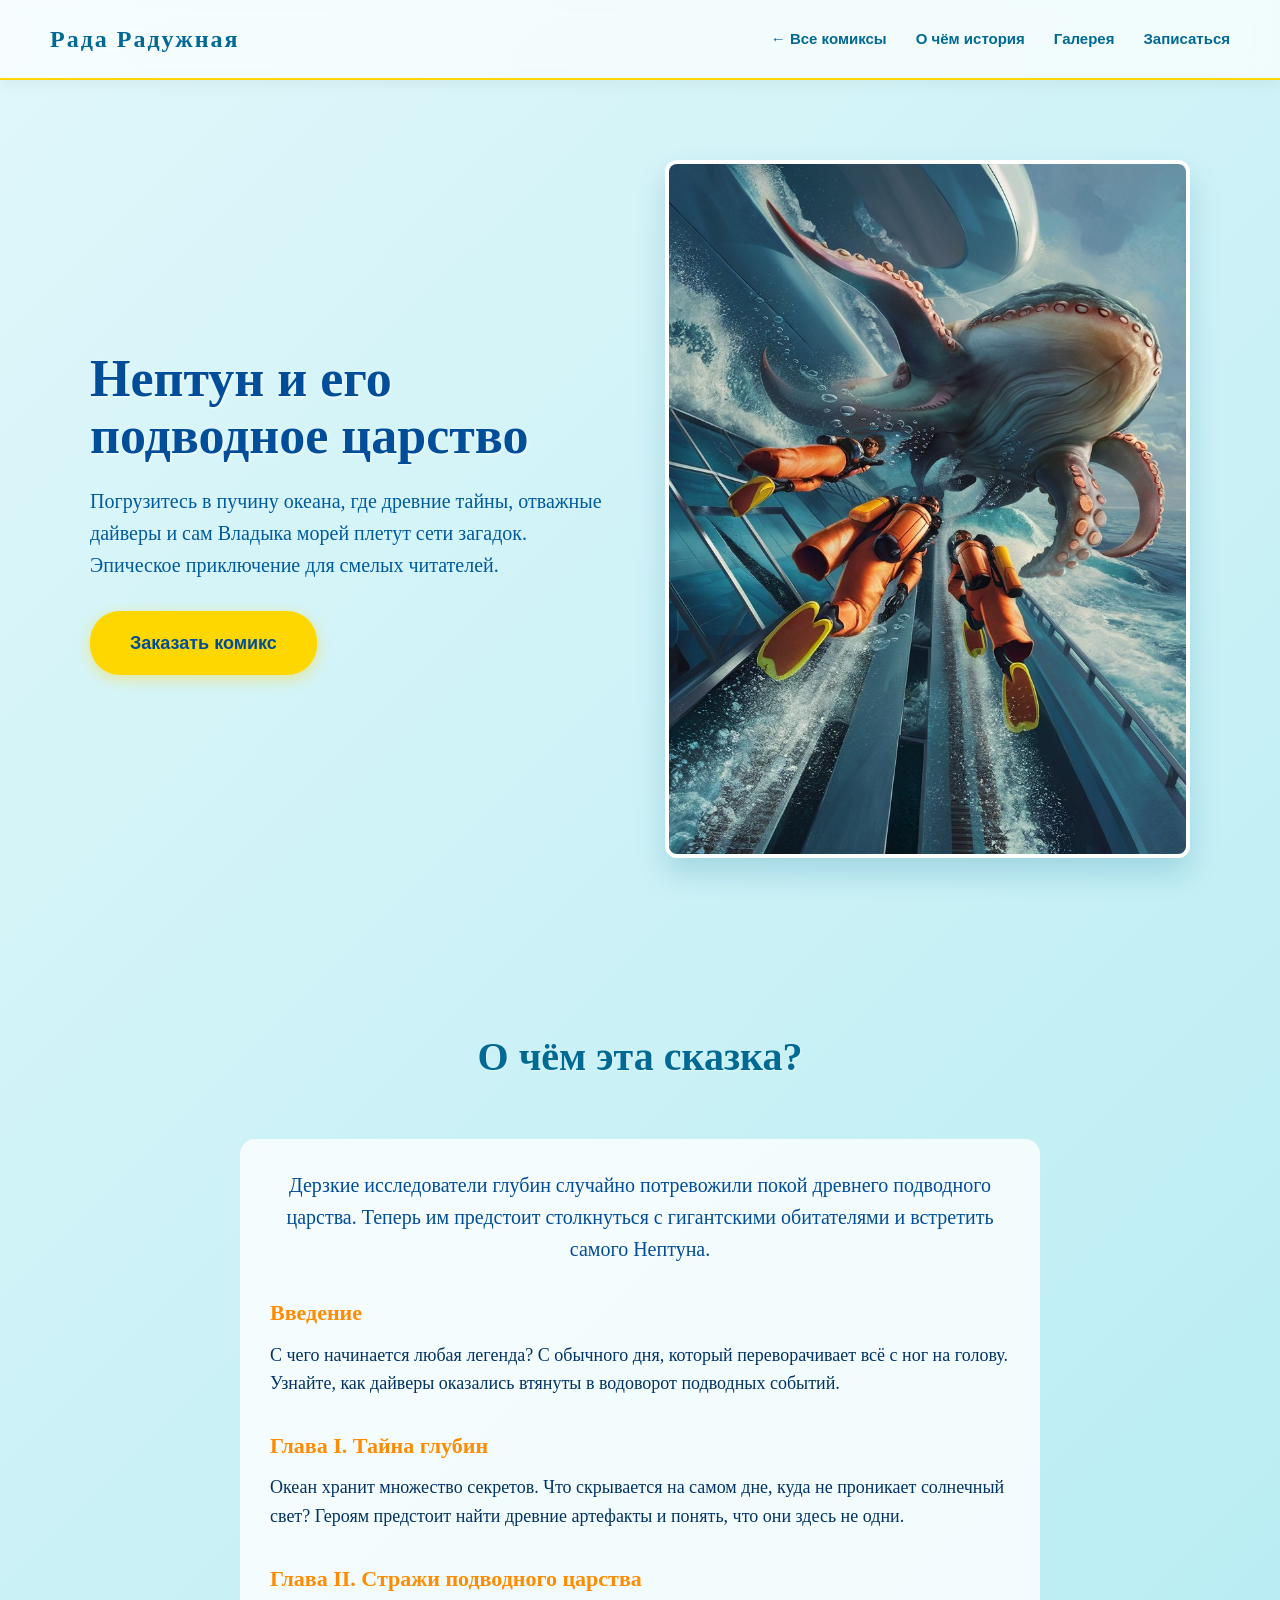
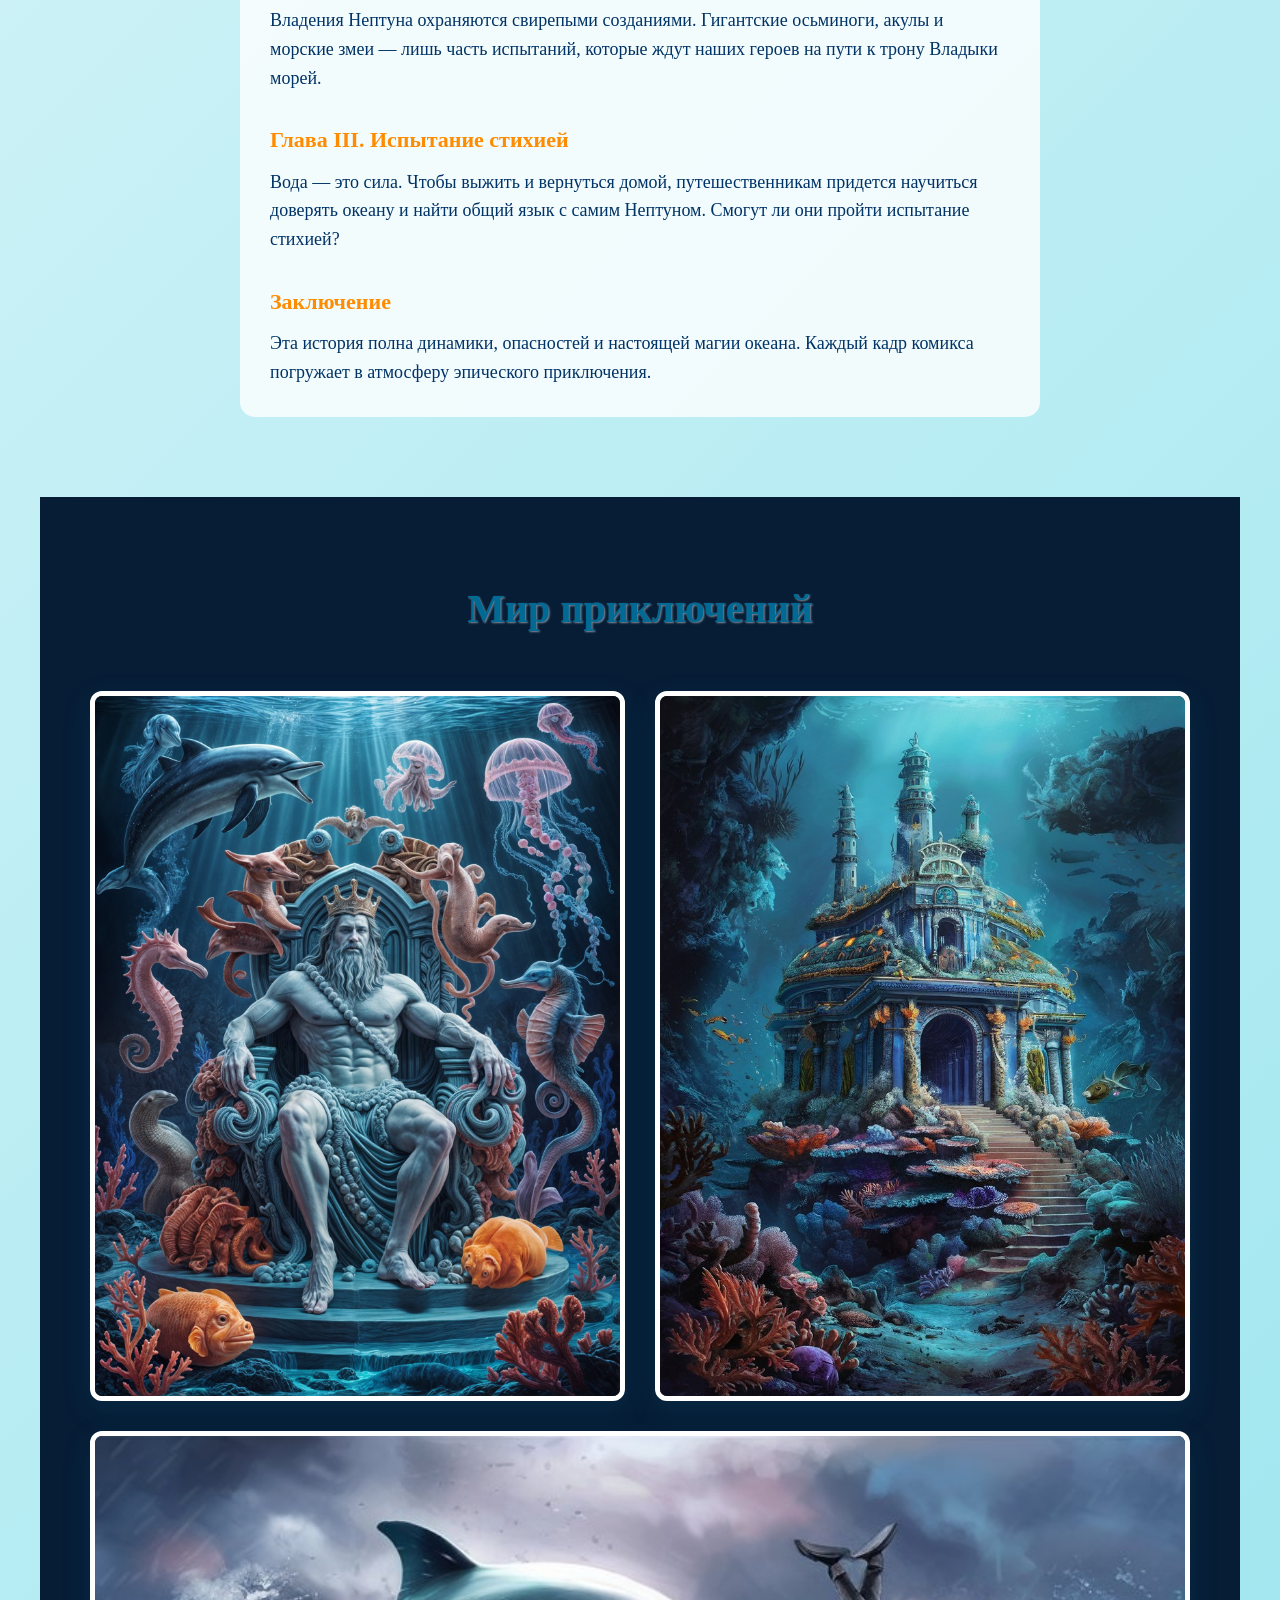
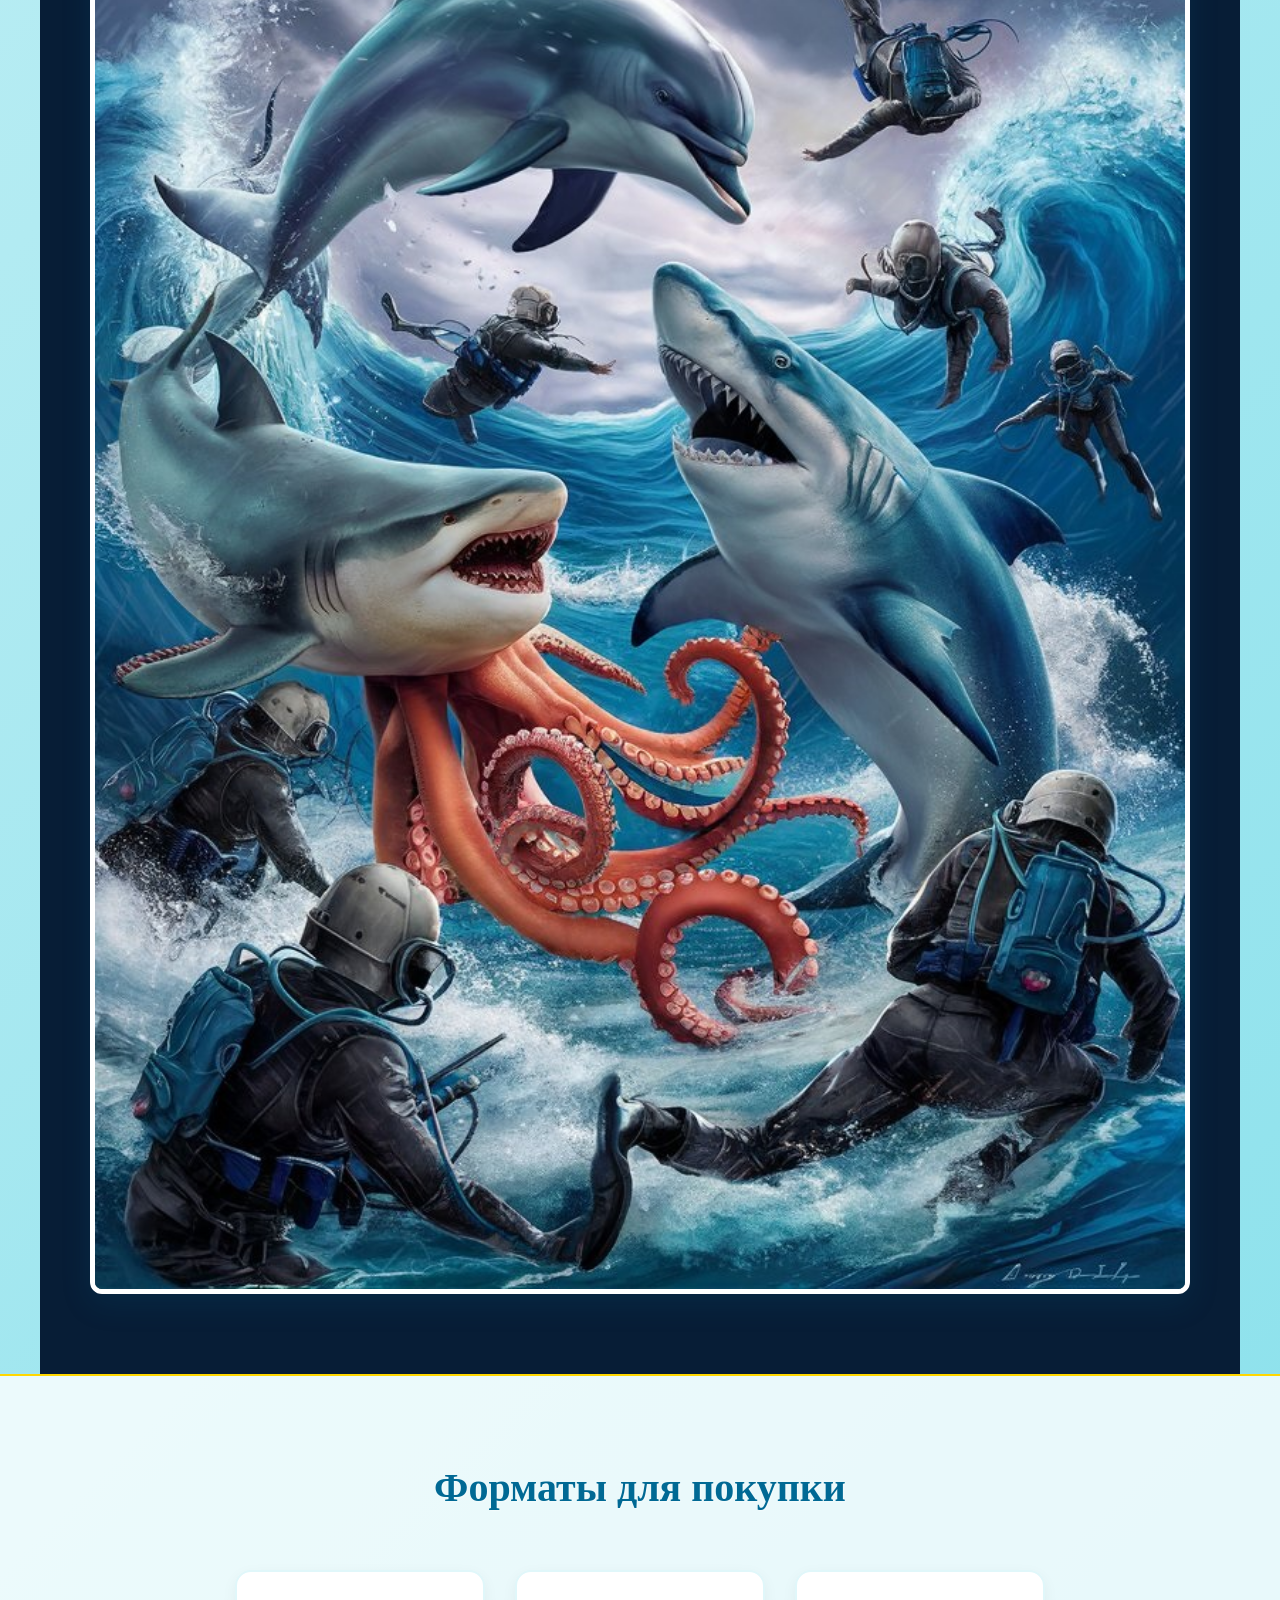
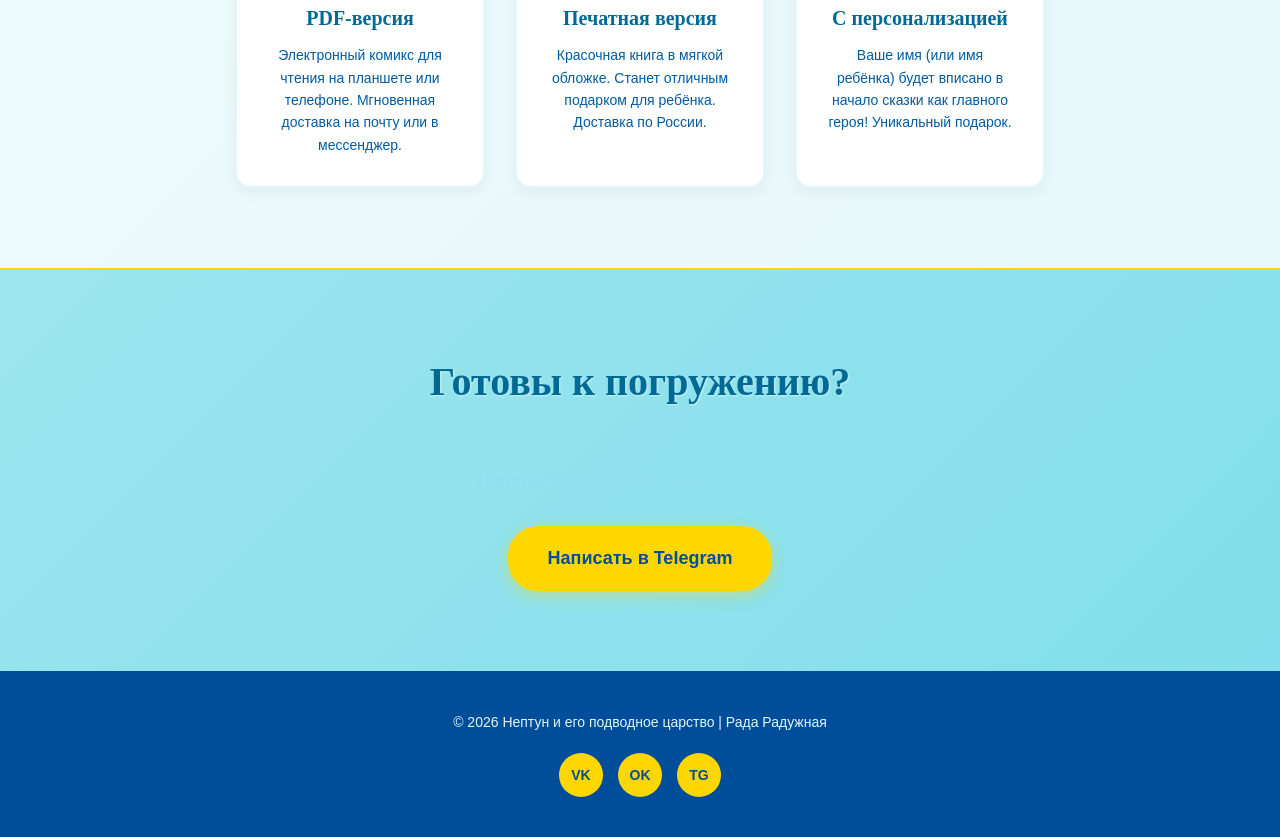
<file: neptune.html>
<!DOCTYPE html>
<html lang="ru">
<head>
    <meta charset="UTF-8">
    <meta name="viewport" content="width=device-width, initial-scale=1.0">
    <title>Нептун и его подводное царство — Комикс</title>
    <link rel="stylesheet" href="style-neptune.css">
</head>
<body>

    <nav>
        <div class="logo">Рада Радужная</div>
        <div class="menu">
            <a href="index.html">← Все комиксы</a>
            <a href="#story">О чём история</a>
            <a href="#gallery">Галерея</a>
            <a href="#buy">Записаться</a>
        </div>
    </nav>

    <section class="hero">
        <div class="hero-text">
            <h1>Нептун и его подводное царство</h1>
            <p>Погрузитесь в пучину океана, где древние тайны, отважные дайверы и сам Владыка морей плетут сети загадок. Эпическое приключение для смелых читателей.</p>
            <a href="#buy" class="btn">Заказать комикс</a>
        </div>
        <div class="hero-img">
            <img src="images/neptune_cover.jpg" alt="Обложка комикса Нептун">
        </div>
    </section>

    <section id="story">
        <h2 class="section-title">О чём эта сказка?</h2>
        <div style="max-width: 800px; margin: 0 auto; color: #003366; font-size: 18px; background: rgba(255,255,255,0.8); padding: 30px; border-radius: 15px;">
            <p style="margin-bottom: 20px; text-align: center; font-size: 20px; color: #004d99;">
                Дерзкие исследователи глубин случайно потревожили покой древнего подводного царства. Теперь им предстоит столкнуться с гигантскими обитателями и встретить самого Нептуна.
            </p>
            
            <h3 style="color: #ff8c00; margin-top: 30px; margin-bottom: 10px; font-size: 22px;">Введение</h3>
            <p style="margin-bottom: 20px;">С чего начинается любая легенда? С обычного дня, который переворачивает всё с ног на голову. Узнайте, как дайверы оказались втянуты в водоворот подводных событий.</p>

            <h3 style="color: #ff8c00; margin-top: 30px; margin-bottom: 10px; font-size: 22px;">Глава I. Тайна глубин</h3>
            <p style="margin-bottom: 20px;">Океан хранит множество секретов. Что скрывается на самом дне, куда не проникает солнечный свет? Героям предстоит найти древние артефакты и понять, что они здесь не одни.</p>

            <h3 style="color: #ff8c00; margin-top: 30px; margin-bottom: 10px; font-size: 22px;">Глава II. Стражи подводного царства</h3>
            <p style="margin-bottom: 20px;">Владения Нептуна охраняются свирепыми созданиями. Гигантские осьминоги, акулы и морские змеи — лишь часть испытаний, которые ждут наших героев на пути к трону Владыки морей.</p>

            <h3 style="color: #ff8c00; margin-top: 30px; margin-bottom: 10px; font-size: 22px;">Глава III. Испытание стихией</h3>
            <p style="margin-bottom: 20px;">Вода — это сила. Чтобы выжить и вернуться домой, путешественникам придется научиться доверять океану и найти общий язык с самим Нептуном. Смогут ли они пройти испытание стихией?</p>
            
            <h3 style="color: #ff8c00; margin-top: 30px; margin-bottom: 10px; font-size: 22px;">Заключение</h3>
            <p>Эта история полна динамики, опасностей и настоящей магии океана. Каждый кадр комикса погружает в атмосферу эпического приключения.</p>
        </div>
    </section>

    <section id="gallery" style="background: #071d36;">
        <h2 class="section-title">Мир приключений</h2>
        <div class="gallery">
            <img src="images/neptune_hero.jpg" alt="Нептун на троне">
            <img src="images/neptune_castle.jpg" alt="Подводный замок">
            <img src="images/neptune_battle.jpg" alt="Морское сражение" style="grid-column: span 2;">
        </div>
    </section>

    <section id="formats" class="formats">
        <h2 class="section-title">Форматы для покупки</h2>
        <div class="format-list">
            <div class="format-item">
                <h3>PDF-версия</h3>
                <p>Электронный комикс для чтения на планшете или телефоне. Мгновенная доставка на почту или в мессенджер.</p>
            </div>
            <div class="format-item">
                <h3>Печатная версия</h3>
                <p>Красочная книга в мягкой обложке. Станет отличным подарком для ребёнка. Доставка по России.</p>
            </div>
            <div class="format-item">
                <h3>С персонализацией</h3>
                <p>Ваше имя (или имя ребёнка) будет вписано в начало сказки как главного героя! Уникальный подарок.</p>
            </div>
        </div>
    </section>

    <section id="buy" style="text-align: center;">
        <h2 class="section-title">Готовы к погружению?</h2>
        <p style="font-size: 20px; margin-bottom: 30px; color: #90e0ef;">Напишите нам, чтобы заказать комикс</p>
        <a href="https://t.me/saitodel_spb" class="btn">Написать в Telegram</a>
    </section>

    <footer>
        <p>© 2026 Нептун и его подводное царство | Рада Радужная</p>
        <div class="social-links">
            <a href="https://vk.ru/klassik5_dev" class="social-icon">VK</a>
            <a href="https://ok.ru/group/70000058787189" class="social-icon">OK</a>
            <a href="https://t.me/saitodel_spb" class="social-icon">TG</a>
        </div>
    </footer>

</body>
</html>
</file>
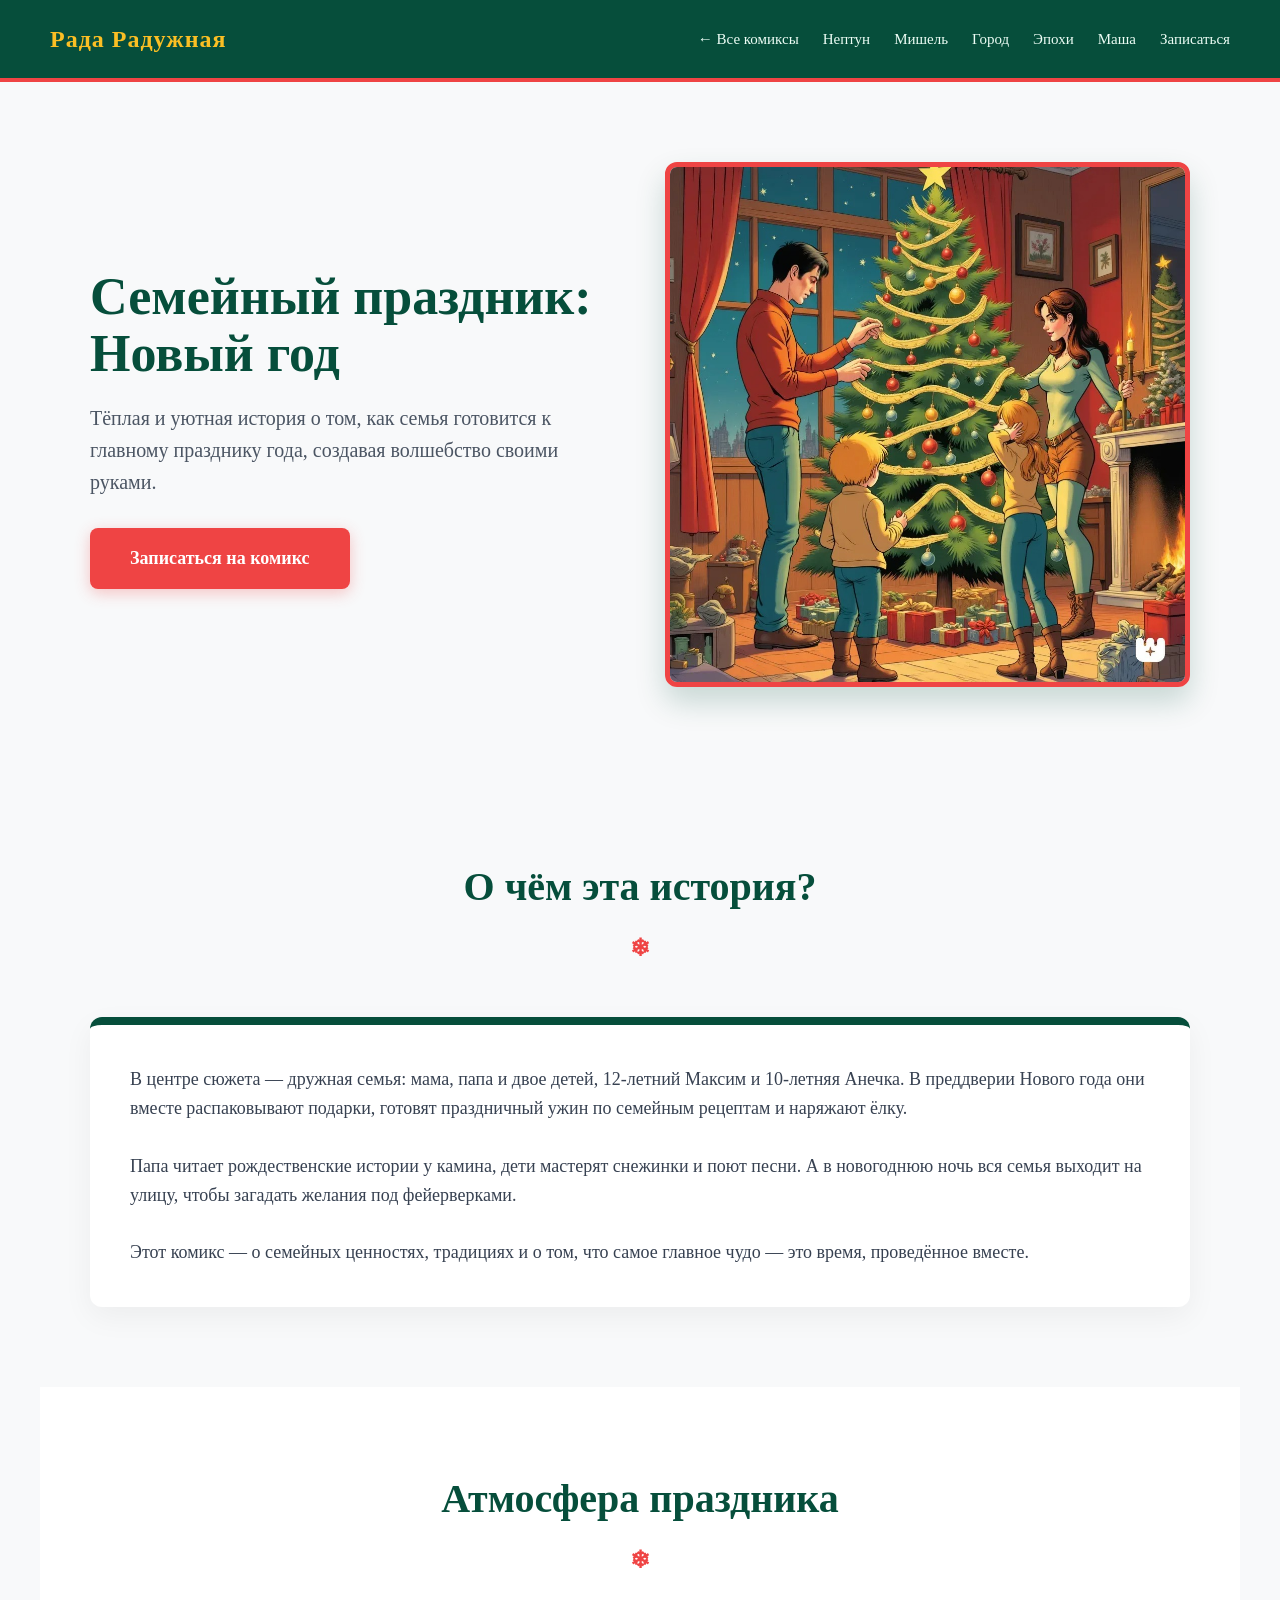
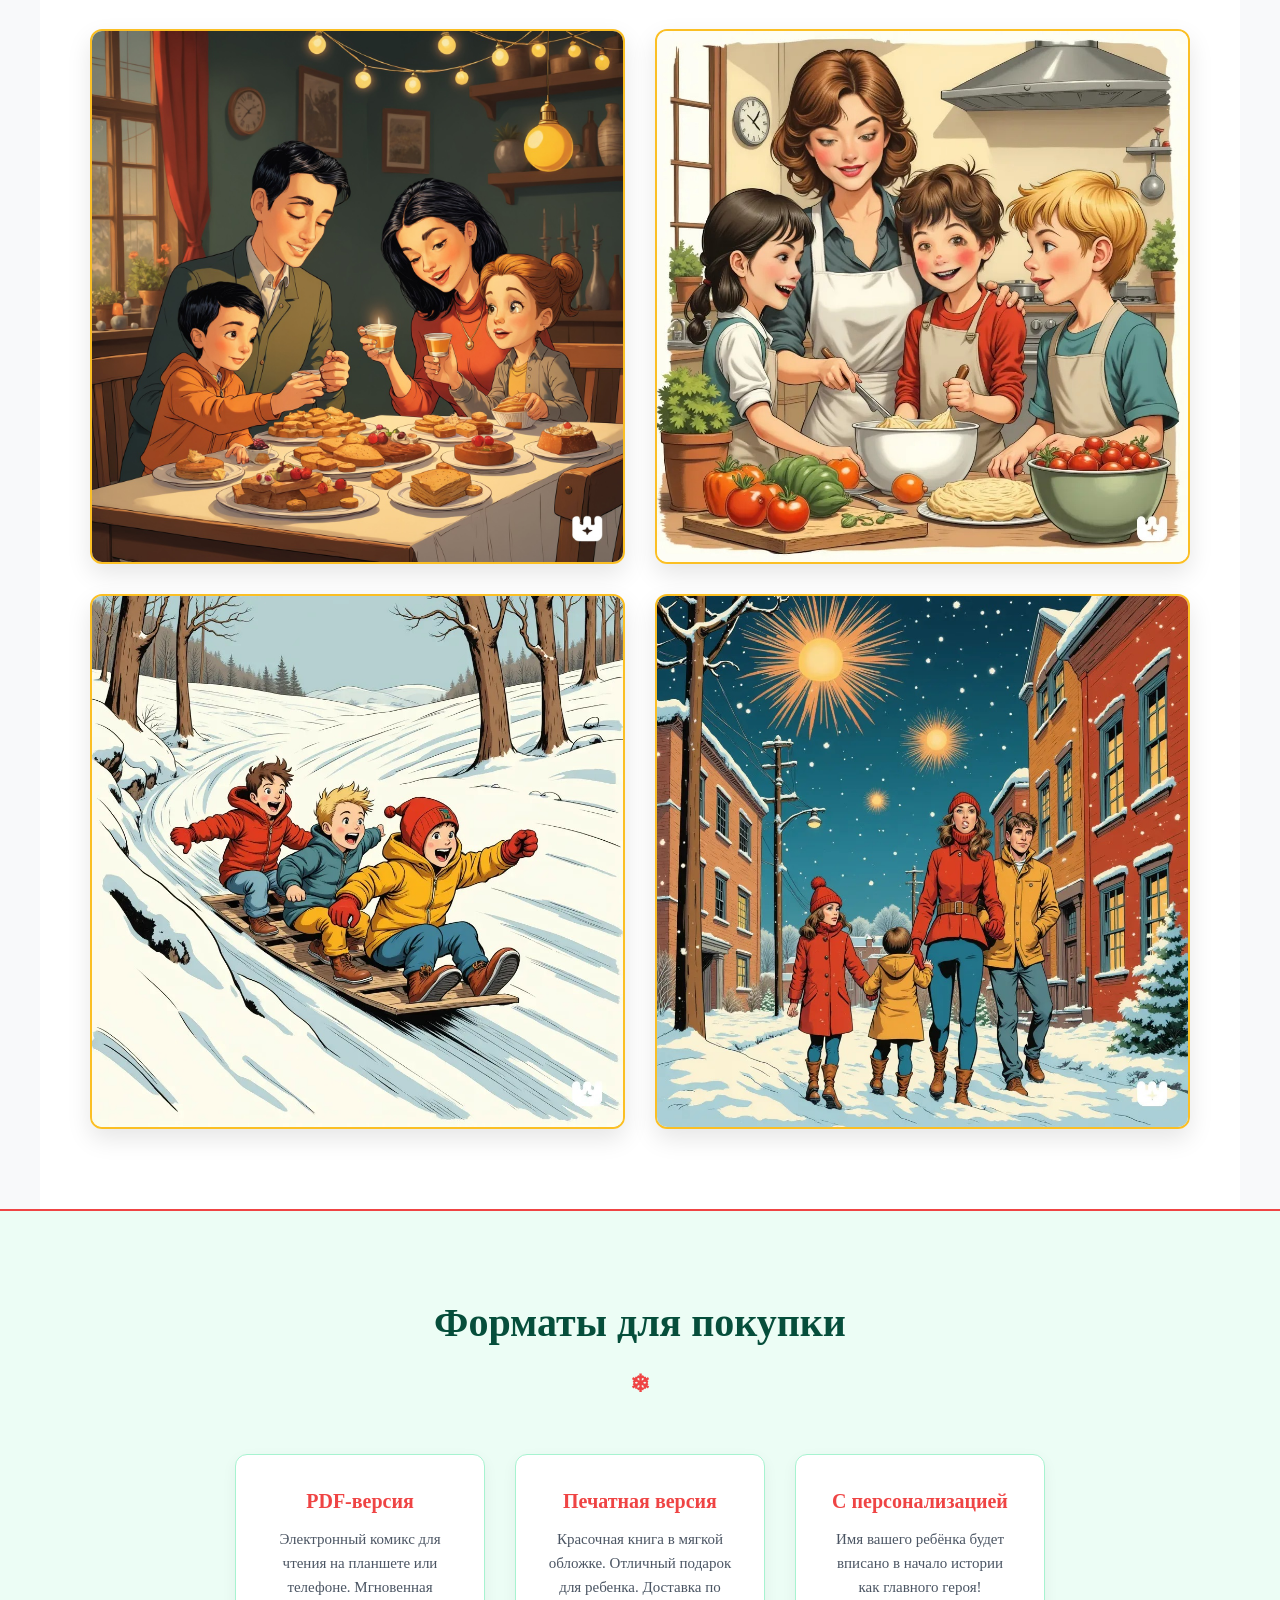
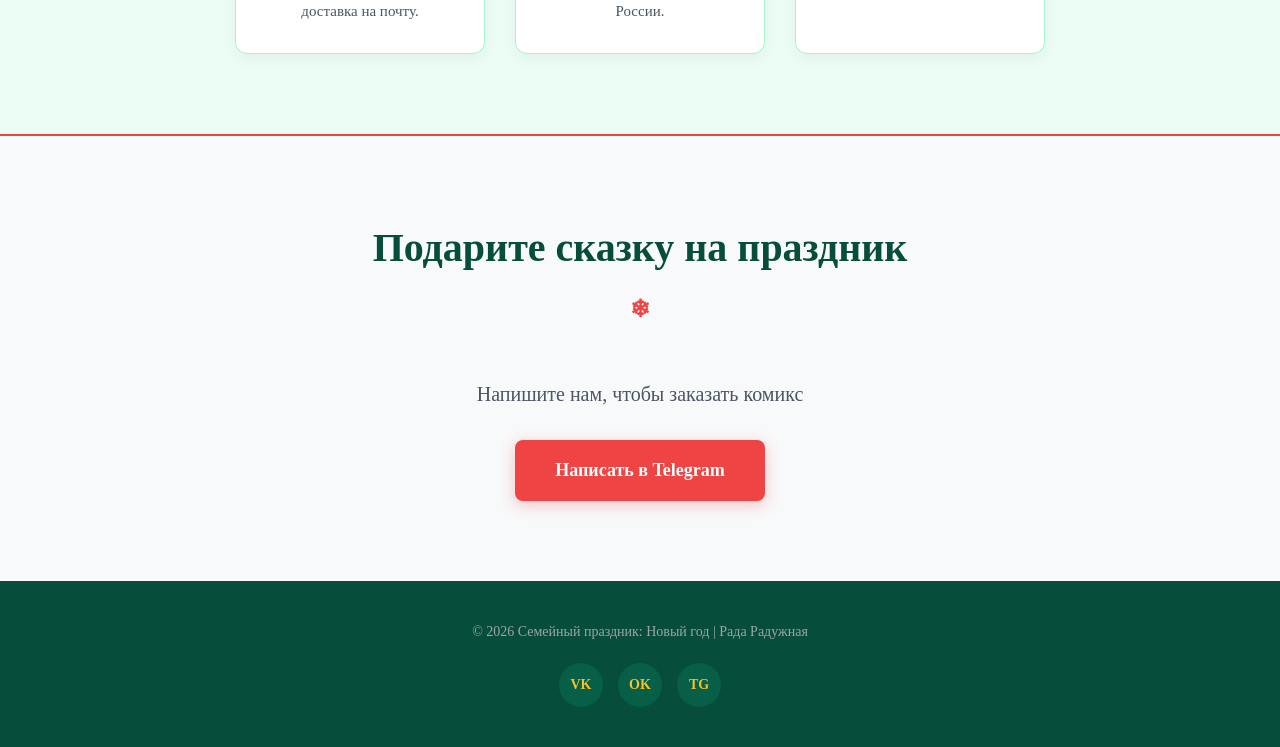
<file: newyear.html>
<!DOCTYPE html>
<html lang="ru">
<head>
    <meta charset="UTF-8">
    <meta name="viewport" content="width=device-width, initial-scale=1.0">
    <title>Семейный праздник: Новый год — Комикс</title>
    <link rel="stylesheet" href="style-newyear.css">
</head>
<body>

    <nav>
        <div class="logo">Рада Радужная</div>
        <div class="menu">
            <a href="index.html">← Все комиксы</a>
            <a href="neptune.html">Нептун</a>
            <a href="michelle.html">Мишель</a>
            <a href="city.html">Город</a>
            <a href="epoch.html">Эпохи</a>
            <a href="masha.html">Маша</a>
            <a href="#buy">Записаться</a>
        </div>
    </nav>

    <section class="hero">
        <div class="hero-text">
            <h1>Семейный праздник: Новый год</h1>
            <p>Тёплая и уютная история о том, как семья готовится к главному празднику года, создавая волшебство своими руками.</p>
            <a href="#buy" class="btn">Записаться на комикс</a>
        </div>
        <div class="hero-img">
            <img src="images/newyear_cover.jpg" alt="Обложка комикса Семейный праздник">
        </div>
    </section>

    <section id="story">
        <h2 class="section-title">О чём эта история?</h2>
        <div class="story-box">
            <p>В центре сюжета — дружная семья: мама, папа и двое детей, 12-летний Максим и 10-летняя Анечка. В преддверии Нового года они вместе распаковывают подарки, готовят праздничный ужин по семейным рецептам и наряжают ёлку.</p>
            <br>
            <p>Папа читает рождественские истории у камина, дети мастерят снежинки и поют песни. А в новогоднюю ночь вся семья выходит на улицу, чтобы загадать желания под фейерверками.</p>
            <br>
            <p>Этот комикс — о семейных ценностях, традициях и о том, что самое главное чудо — это время, проведённое вместе.</p>
        </div>
    </section>

    <section id="gallery" style="background: #fff;">
        <h2 class="section-title">Атмосфера праздника</h2>
        <div class="gallery">
            <img src="images/newyear_dinner.jpg" alt="Праздничный ужин">
            <img src="images/newyear_cooking.jpg" alt="Готовка с семьей">
            <img src="images/newyear_sled.jpg" alt="Зимние забавы">
            <img src="images/newyear_fireworks.jpg" alt="Новогодний фейерверк">
        </div>
    </section>

    <section id="formats" class="formats">
        <h2 class="section-title">Форматы для покупки</h2>
        <div class="format-list">
            <div class="format-item">
                <h3>PDF-версия</h3>
                <p>Электронный комикс для чтения на планшете или телефоне. Мгновенная доставка на почту.</p>
            </div>
            <div class="format-item">
                <h3>Печатная версия</h3>
                <p>Красочная книга в мягкой обложке. Отличный подарок для ребенка. Доставка по России.</p>
            </div>
            <div class="format-item">
                <h3>С персонализацией</h3>
                <p>Имя вашего ребёнка будет вписано в начало истории как главного героя!</p>
            </div>
        </div>
    </section>

    <section id="buy" style="text-align: center;">
        <h2 class="section-title">Подарите сказку на праздник</h2>
        <p style="font-size: 20px; margin-bottom: 30px; color: #4b5563;">Напишите нам, чтобы заказать комикс</p>
        <a href="https://t.me/saitodel_spb" class="btn">Написать в Telegram</a>
    </section>

    <footer>
        <p>© 2026 Семейный праздник: Новый год | Рада Радужная</p>
        <div class="social-links">
            <a href="https://vk.ru/klassik5_dev" class="social-icon">VK</a>
            <a href="https://ok.ru/group/70000058787189" class="social-icon">OK</a>
            <a href="https://t.me/saitodel_spb" class="social-icon">TG</a>
        </div>
    </footer>

</body>
</html>
</file>
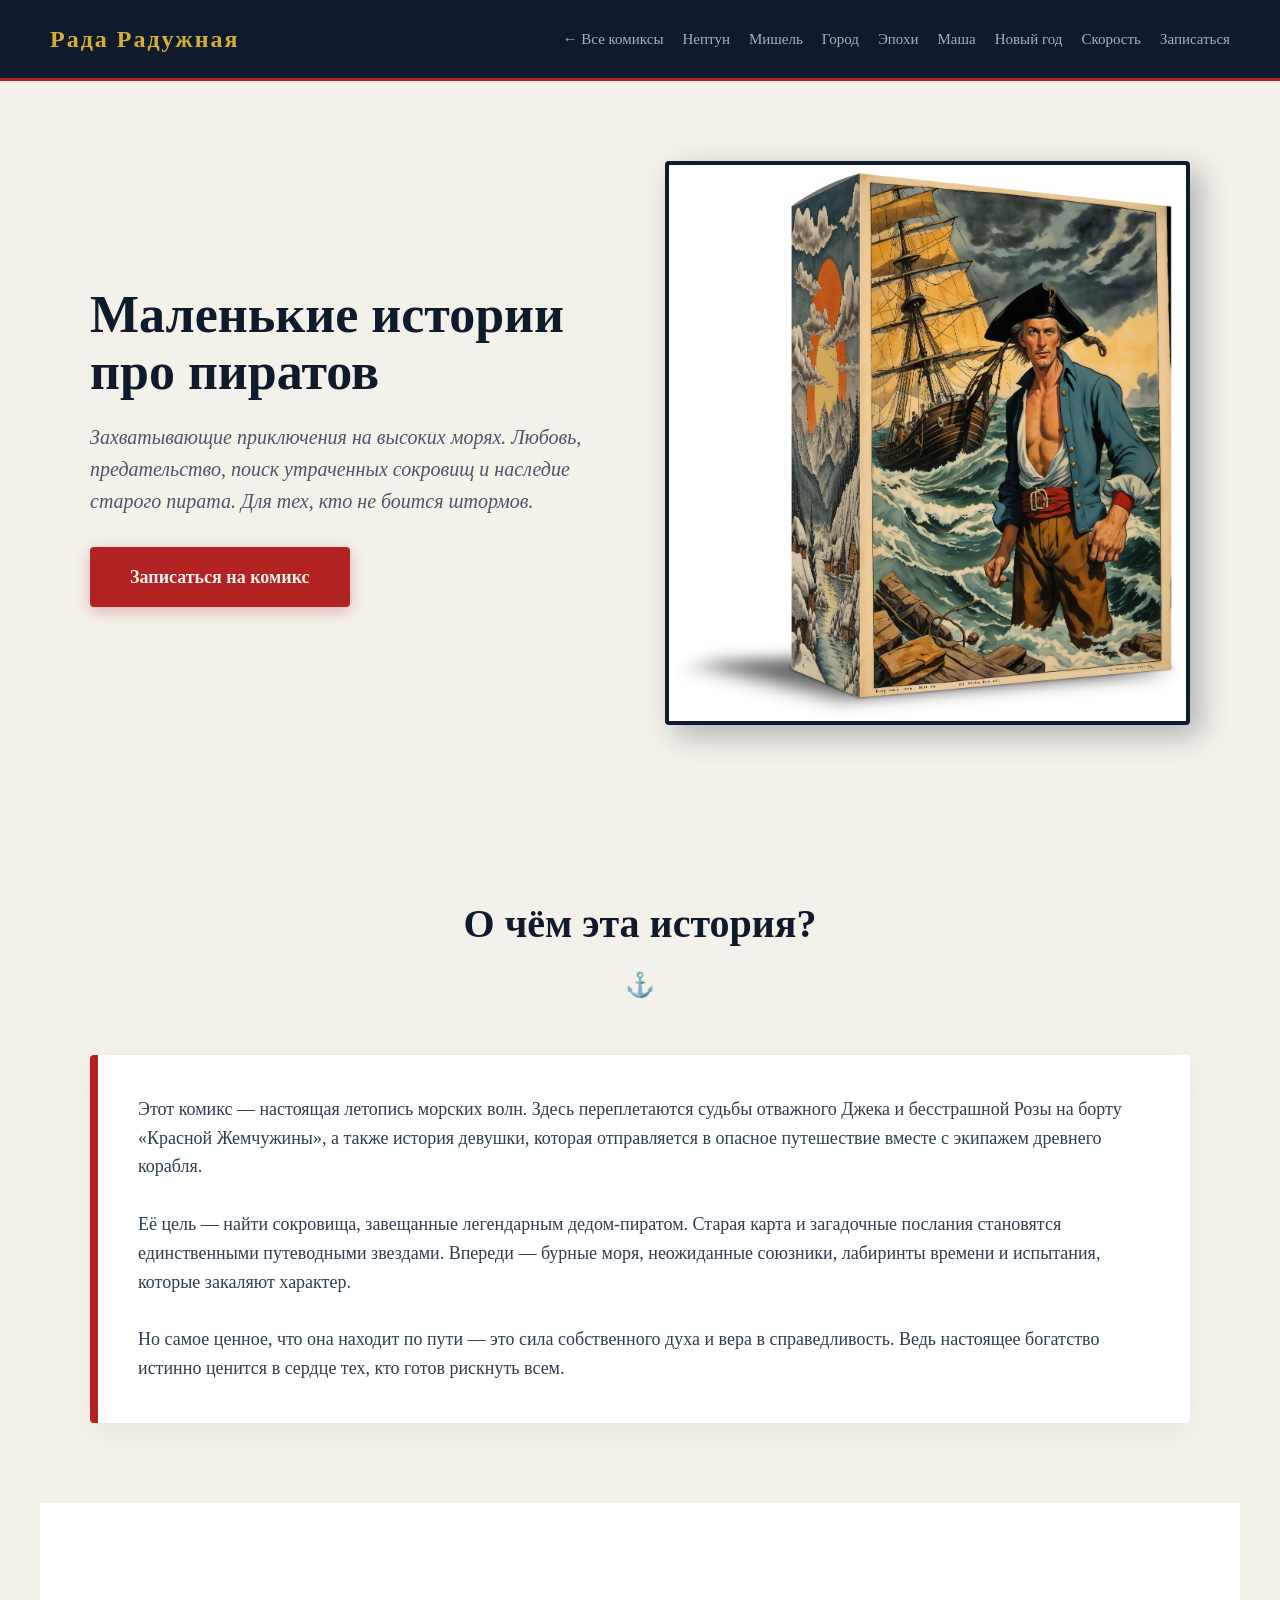
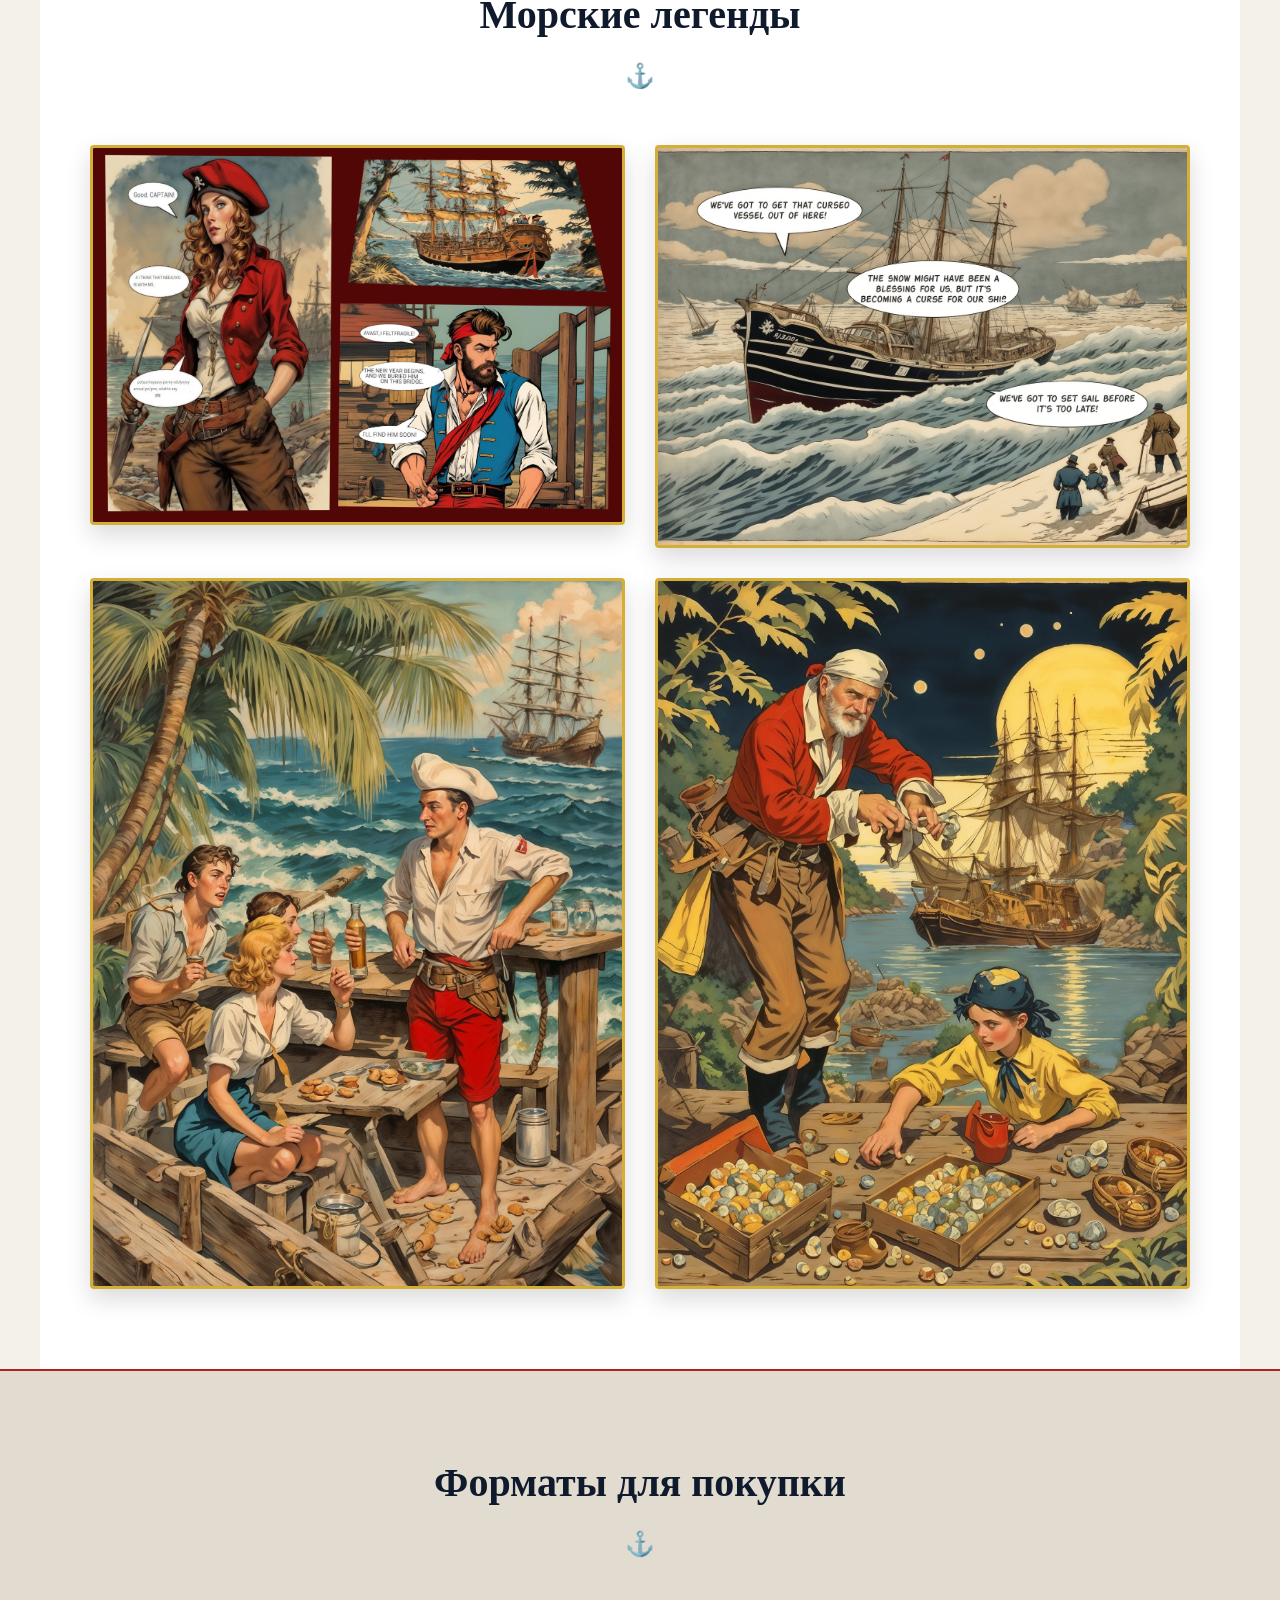
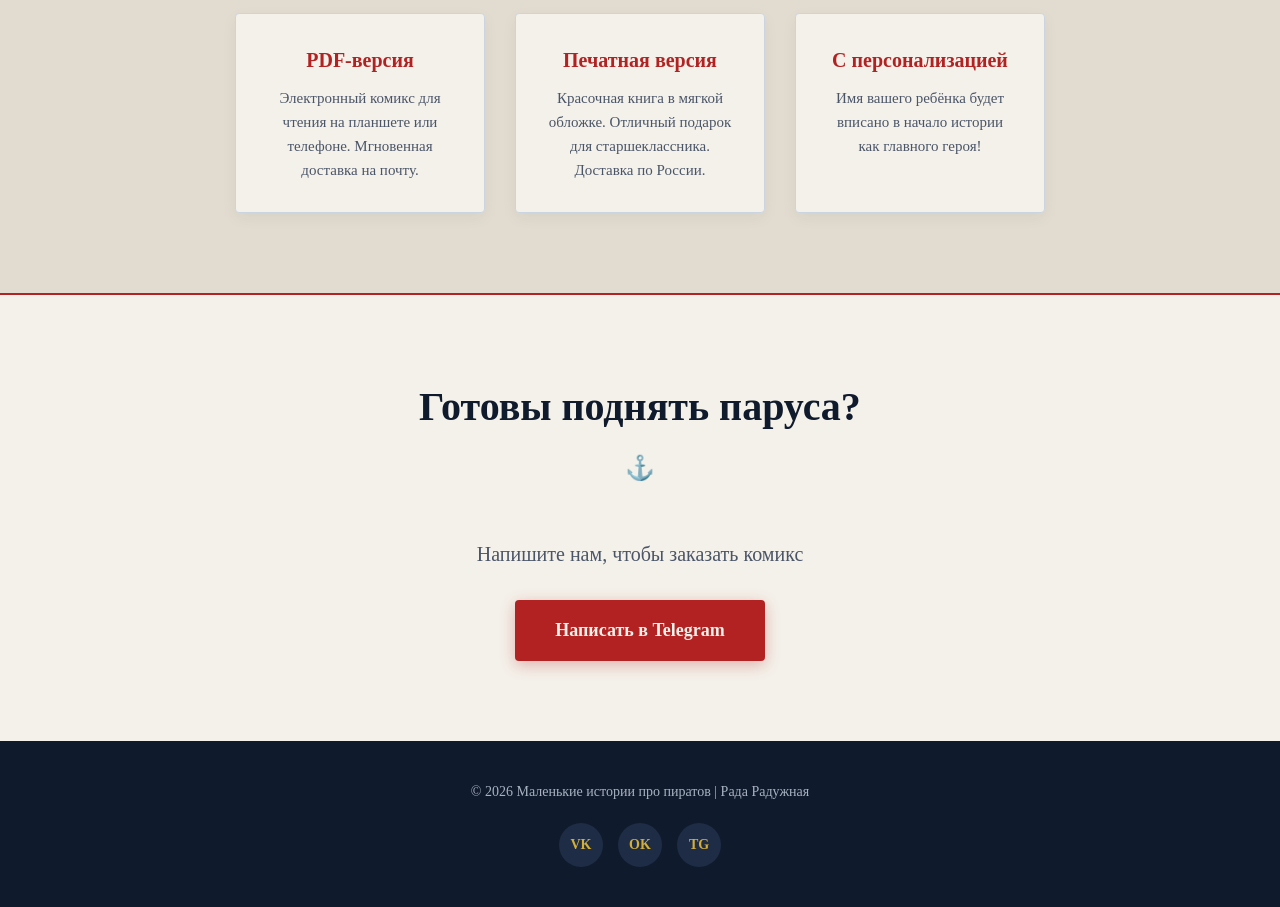
<file: pirates.html>
<!DOCTYPE html>
<html lang="ru">
<head>
    <meta charset="UTF-8">
    <meta name="viewport" content="width=device-width, initial-scale=1.0">
    <title>Маленькие истории про пиратов — Комикс</title>
    <link rel="stylesheet" href="style-pirates.css">
</head>
<body>

    <nav>
        <div class="logo">Рада Радужная</div>
        <div class="menu">
            <a href="index.html">← Все комиксы</a>
            <a href="neptune.html">Нептун</a>
            <a href="michelle.html">Мишель</a>
            <a href="city.html">Город</a>
            <a href="epoch.html">Эпохи</a>
            <a href="masha.html">Маша</a>
            <a href="newyear.html">Новый год</a>
            <a href="race.html">Скорость</a>
            <a href="#buy">Записаться</a>
        </div>
    </nav>

    <section class="hero">
        <div class="hero-text">
            <h1>Маленькие истории про пиратов</h1>
            <p>Захватывающие приключения на высоких морях. Любовь, предательство, поиск утраченных сокровищ и наследие старого пирата. Для тех, кто не боится штормов.</p>
            <a href="#buy" class="btn">Записаться на комикс</a>
        </div>
        <div class="hero-img">
            <img src="images/pirates_cover.jpg" alt="Обложка комикса Пираты">
        </div>
    </section>

    <section id="story">
        <h2 class="section-title">О чём эта история?</h2>
        <div class="story-box">
            <p>Этот комикс — настоящая летопись морских волн. Здесь переплетаются судьбы отважного Джека и бесстрашной Розы на борту «Красной Жемчужины», а также история девушки, которая отправляется в опасное путешествие вместе с экипажем древнего корабля.</p>
            <br>
            <p>Её цель — найти сокровища, завещанные легендарным дедом-пиратом. Старая карта и загадочные послания становятся единственными путеводными звездами. Впереди — бурные моря, неожиданные союзники, лабиринты времени и испытания, которые закаляют характер.</p>
            <br>
            <p>Но самое ценное, что она находит по пути — это сила собственного духа и вера в справедливость. Ведь настоящее богатство истинно ценится в сердце тех, кто готов рискнуть всем.</p>
        </div>
    </section>

    <section id="gallery" style="background: #fff;">
        <h2 class="section-title">Морские легенды</h2>
        <div class="gallery">
            <img src="images/pirates_rose.jpg" alt="Джек и Роза">
            <img src="images/pirates_ship.jpg" alt="Корабль в шторме">
            <img src="images/pirates_crew.jpg" alt="Пиратская команда">
            <img src="images/pirates_treasure.jpg" alt="Поиск сокровищ">
        </div>
    </section>

    <section id="formats" class="formats">
        <h2 class="section-title">Форматы для покупки</h2>
        <div class="format-list">
            <div class="format-item">
                <h3>PDF-версия</h3>
                <p>Электронный комикс для чтения на планшете или телефоне. Мгновенная доставка на почту.</p>
            </div>
            <div class="format-item">
                <h3>Печатная версия</h3>
                <p>Красочная книга в мягкой обложке. Отличный подарок для старшеклассника. Доставка по России.</p>
            </div>
            <div class="format-item">
                <h3>С персонализацией</h3>
                <p>Имя вашего ребёнка будет вписано в начало истории как главного героя!</p>
            </div>
        </div>
    </section>

    <section id="buy" style="text-align: center;">
        <h2 class="section-title">Готовы поднять паруса?</h2>
        <p style="font-size: 20px; margin-bottom: 30px; color: #4a5568;">Напишите нам, чтобы заказать комикс</p>
        <a href="https://t.me/saitodel_spb" class="btn">Написать в Telegram</a>
    </section>

    <footer>
        <p>© 2026 Маленькие истории про пиратов | Рада Радужная</p>
        <div class="social-links">
            <a href="https://vk.ru/klassik5_dev" class="social-icon">VK</a>
            <a href="https://ok.ru/group/70000058787189" class="social-icon">OK</a>
            <a href="https://t.me/saitodel_spb" class="social-icon">TG</a>
        </div>
    </footer>

</body>
</html>
</file>
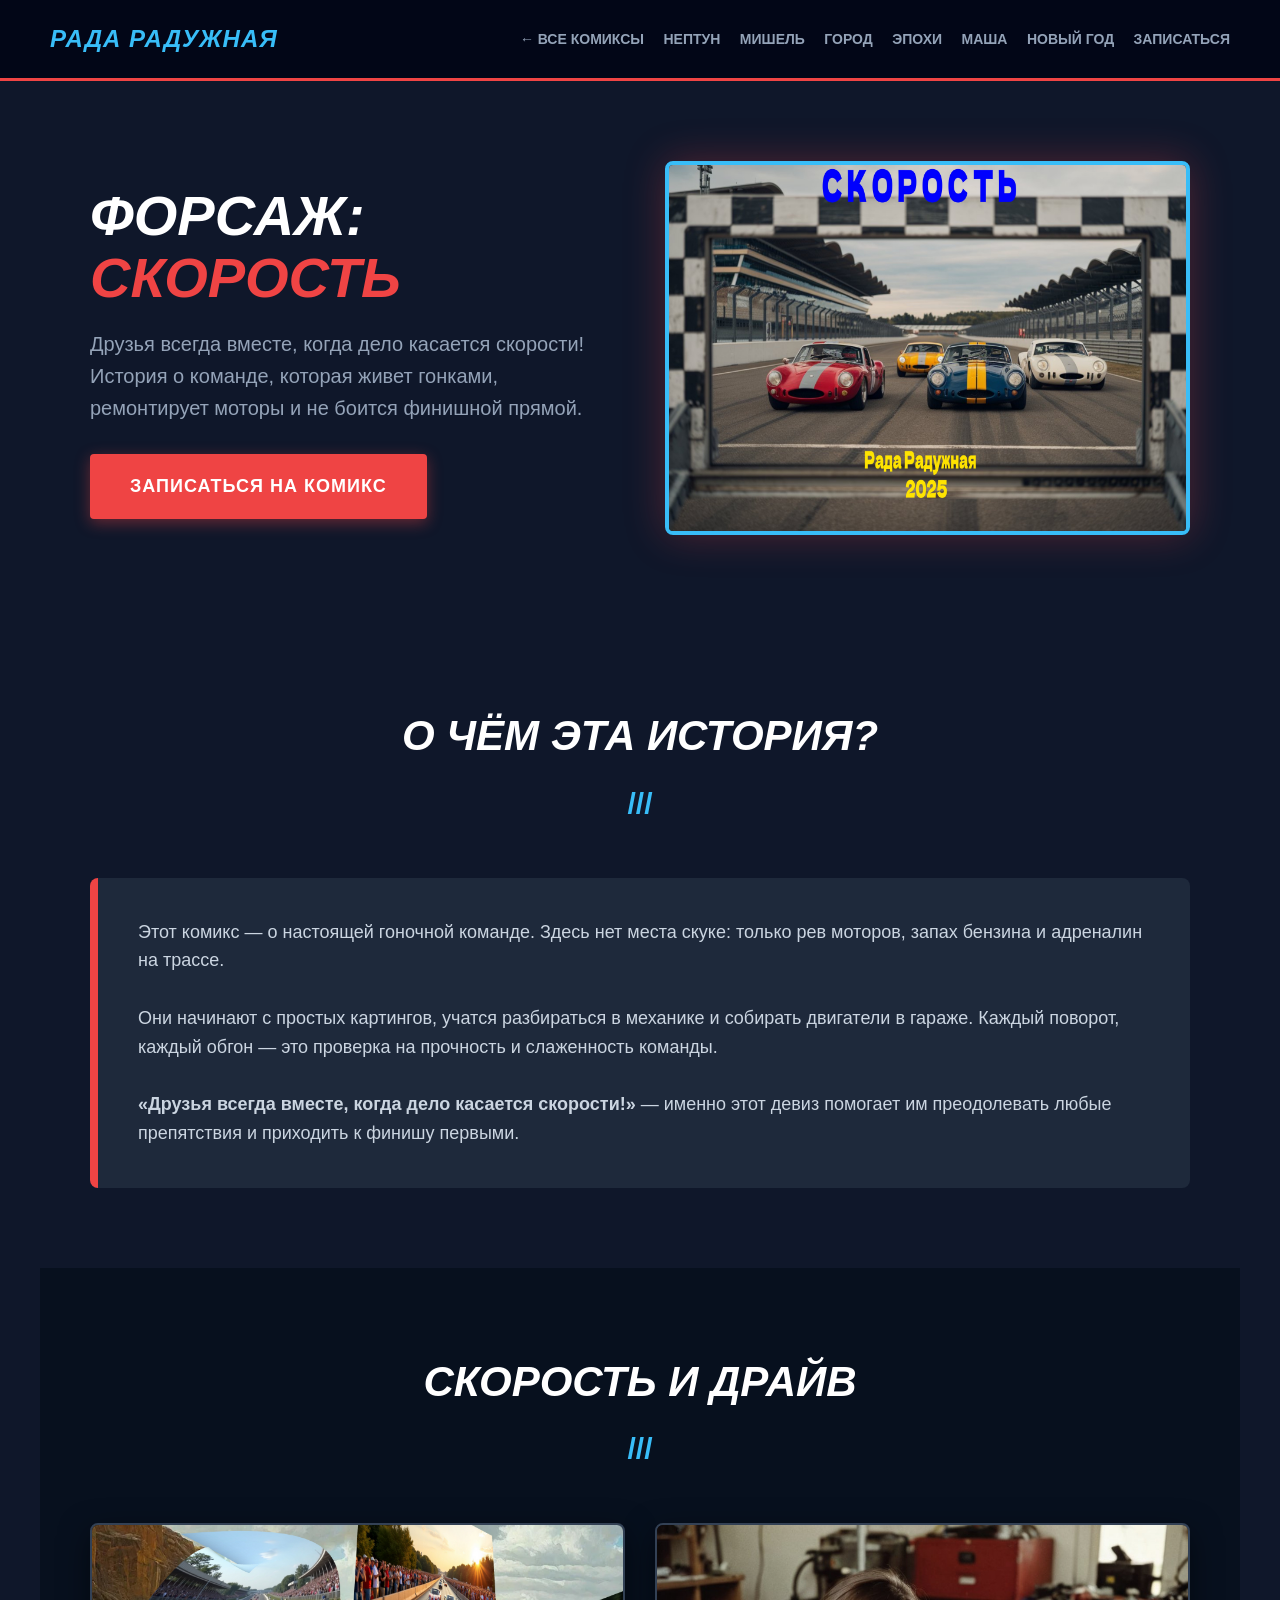
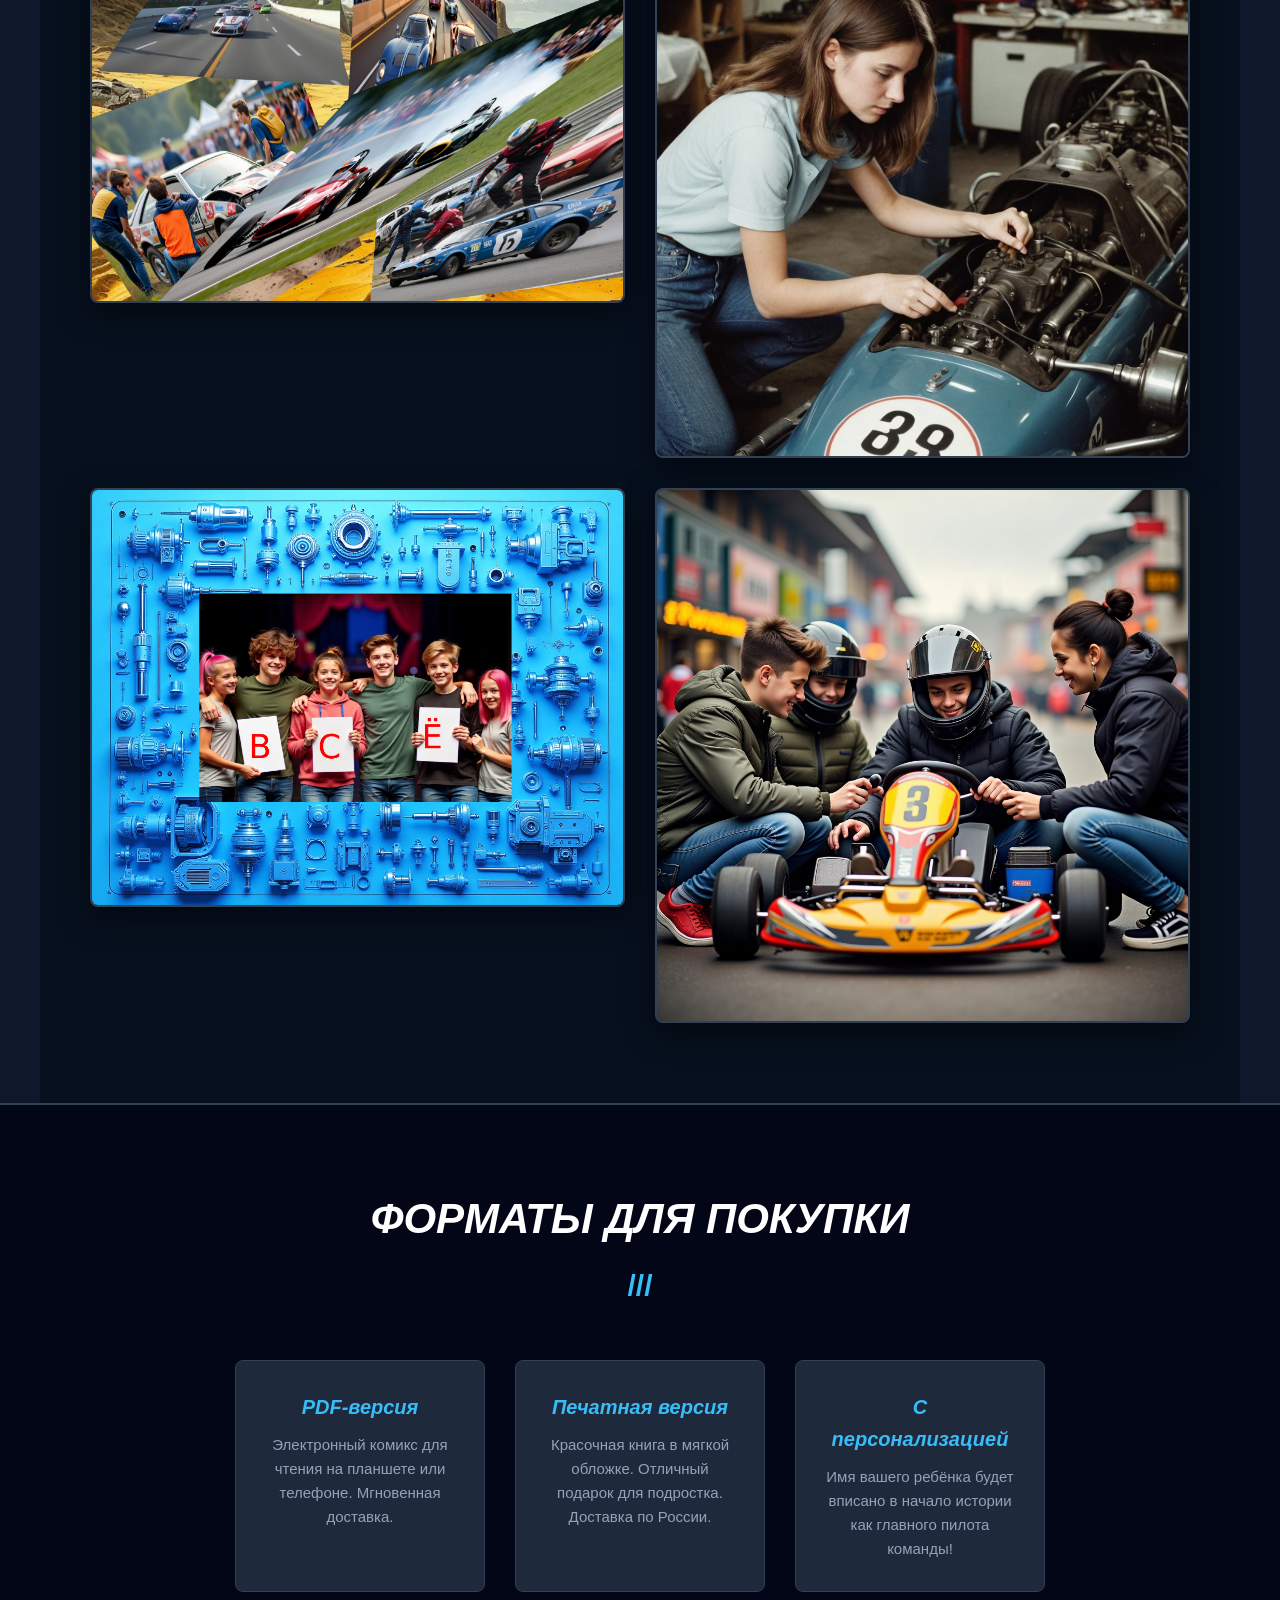
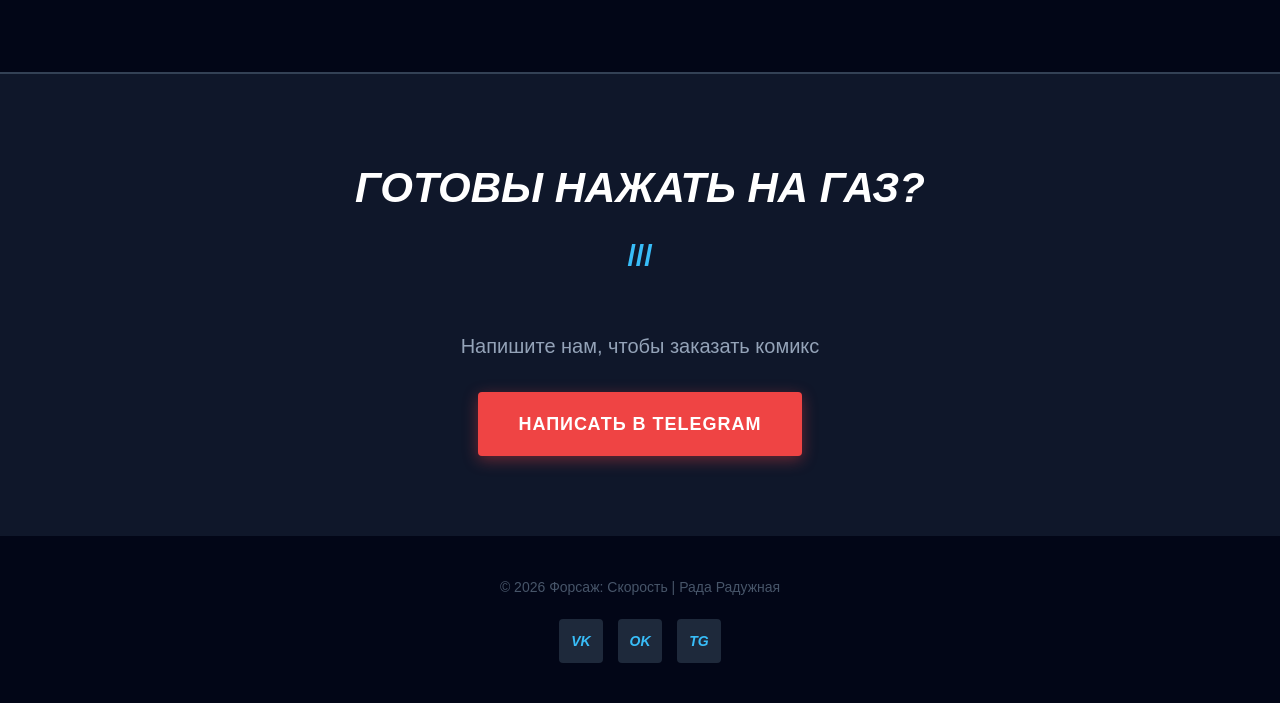
<file: race.html>
<!DOCTYPE html>
<html lang="ru">
<head>
    <meta charset="UTF-8">
    <meta name="viewport" content="width=device-width, initial-scale=1.0">
    <title>Форсаж: Скорость — Комикс</title>
    <link rel="stylesheet" href="style-race.css">
</head>
<body>

    <nav>
        <div class="logo">Рада Радужная</div>
        <div class="menu">
            <a href="index.html">← Все комиксы</a>
            <a href="neptune.html">Нептун</a>
            <a href="michelle.html">Мишель</a>
            <a href="city.html">Город</a>
            <a href="epoch.html">Эпохи</a>
            <a href="masha.html">Маша</a>
            <a href="newyear.html">Новый год</a>
            <a href="#buy">Записаться</a>
        </div>
    </nav>

    <section class="hero">
        <div class="hero-text">
            <h1>Форсаж: <br><span>Скорость</span></h1>
            <p>Друзья всегда вместе, когда дело касается скорости! История о команде, которая живет гонками, ремонтирует моторы и не боится финишной прямой.</p>
            <a href="#buy" class="btn">Записаться на комикс</a>
        </div>
        <div class="hero-img">
            <img src="images/race_cover.jpg" alt="Обложка комикса Форсаж">
        </div>
    </section>

    <section id="story">
        <h2 class="section-title">О чём эта история?</h2>
        <div class="story-box">
            <p>Этот комикс — о настоящей гоночной команде. Здесь нет места скуке: только рев моторов, запах бензина и адреналин на трассе.</p>
            <br>
            <p>Они начинают с простых картингов, учатся разбираться в механике и собирать двигатели в гараже. Каждый поворот, каждый обгон — это проверка на прочность и слаженность команды.</p>
            <br>
            <p><b>«Друзья всегда вместе, когда дело касается скорости!»</b> — именно этот девиз помогает им преодолевать любые препятствия и приходить к финишу первыми.</p>
        </div>
    </section>

    <section id="gallery" style="background: #07101e;">
        <h2 class="section-title">Скорость и Драйв</h2>
        <div class="gallery">
            <img src="images/race_track.jpg" alt="Гонка на трассе">
            <img src="images/race_garage.jpg" alt="Ремонт в гараже">
            <img src="images/race_team.jpg" alt="Гоночная команда">
            <img src="images/race_kart.jpg" alt="Дети на картинге">
        </div>
    </section>

    <section id="formats" class="formats">
        <h2 class="section-title">Форматы для покупки</h2>
        <div class="format-list">
            <div class="format-item">
                <h3>PDF-версия</h3>
                <p>Электронный комикс для чтения на планшете или телефоне. Мгновенная доставка.</p>
            </div>
            <div class="format-item">
                <h3>Печатная версия</h3>
                <p>Красочная книга в мягкой обложке. Отличный подарок для подростка. Доставка по России.</p>
            </div>
            <div class="format-item">
                <h3>С персонализацией</h3>
                <p>Имя вашего ребёнка будет вписано в начало истории как главного пилота команды!</p>
            </div>
        </div>
    </section>

    <section id="buy" style="text-align: center;">
        <h2 class="section-title">Готовы нажать на газ?</h2>
        <p style="font-size: 20px; margin-bottom: 30px; color: #94a3b8;">Напишите нам, чтобы заказать комикс</p>
        <a href="https://t.me/saitodel_spb" class="btn">Написать в Telegram</a>
    </section>

    <footer>
        <p>© 2026 Форсаж: Скорость | Рада Радужная</p>
        <div class="social-links">
            <a href="https://vk.ru/klassik5_dev" class="social-icon">VK</a>
            <a href="https://ok.ru/group/70000058787189" class="social-icon">OK</a>
            <a href="https://t.me/saitodel_spb" class="social-icon">TG</a>
        </div>
    </footer>

</body>
</html>
</file>
<file: style.css>
* { margin: 0; padding: 0; box-sizing: border-box; }
body { font-family: 'Georgia', serif; color: #2c3e2d; background: #fdfbf7; line-height: 1.6; }
a { text-decoration: none; color: inherit; }

/* Меню */
nav { display: flex; justify-content: space-between; align-items: center; padding: 20px 50px; background: #1a331c; color: #fdfbf7; }
.logo { font-size: 24px; font-weight: bold; color: #d4af37; letter-spacing: 2px; }
.menu a { margin-left: 25px; color: #e8e8e8; transition: color 0.3s; font-family: 'Segoe UI', sans-serif; font-size: 15px; }
.menu a:hover { color: #d4af37; }

/* Hero */
.hero { display: grid; grid-template-columns: 1fr 1fr; gap: 50px; padding: 80px 50px; max-width: 1200px; margin: 0 auto; align-items: center; background: #f4f1ea; }
.hero-text h1 { font-size: 52px; color: #1a331c; margin-bottom: 20px; line-height: 1.1; }
.hero-text p { font-size: 20px; color: #556b57; margin-bottom: 30px; }
.hero-img img { width: 100%; border-radius: 12px; box-shadow: 0 20px 40px rgba(0,0,0,0.15); border: 4px solid #d4af37; }

.btn { display: inline-block; padding: 18px 40px; background: #d4af37; color: #1a331c; border-radius: 8px; font-weight: bold; font-size: 18px; font-family: 'Segoe UI', sans-serif; transition: all 0.3s; box-shadow: 0 4px 15px rgba(212, 175, 55, 0.4); }
.btn:hover { background: #f1c40f; transform: translateY(-3px); }

/* Секции */
section { padding: 80px 50px; max-width: 1200px; margin: 0 auto; }
.section-title { font-size: 40px; text-align: center; color: #1a331c; margin-bottom: 50px; }

/* Герои */
.heroes { display: flex; justify-content: center; gap: 40px; text-align: center; }
.hero-card h3 { font-size: 24px; color: #d4af37; margin-top: 15px; }
.hero-card p { font-size: 16px; color: #556b57; font-family: 'Segoe UI', sans-serif; }
.hero-card img { width: 150px; height: 150px; border-radius: 50%; object-fit: cover; border: 3px solid #1a331c; }

/* Что внутри */
.formats { background: #1a331c; color: #fdfbf7; max-width: 100%; padding: 80px 50px; text-align: center; }
.formats .section-title { color: #d4af37; }
.format-list { display: flex; justify-content: center; gap: 30px; margin-top: 40px; flex-wrap: wrap; }
.format-item { background: #2c4f2f; padding: 30px; border-radius: 12px; width: 250px; border: 1px solid #4a7c4e; }
.format-item h3 { color: #d4af37; margin-bottom: 10px; font-size: 20px; }
.format-item p { color: #b0c4b1; font-size: 14px; font-family: 'Segoe UI', sans-serif; }

/* Футер */
footer { text-align: center; padding: 40px; background: #111f12; color: #7d8f7e; font-family: 'Segoe UI', sans-serif; font-size: 14px; }
.social-links { margin-top: 20px; display: flex; gap: 15px; justify-content: center; }
.social-icon { display: inline-flex; align-items: center; justify-content: center; width: 44px; height: 44px; border-radius: 50%; background: #2c4f2f; color: #d4af37 !important; font-weight: bold; transition: all 0.3s; }
.social-icon:hover { transform: translateY(-3px); background: #d4af37; color: #1a331c !important; }

@media (max-width: 900px) {
    .hero, .heroes { grid-template-columns: 1fr; flex-direction: column; align-items: center; }
    .hero-text h1 { font-size: 36px; }
    .menu { display: none; }
}

/* Стили для блока об авторе и мобильной версии */
@media (max-width: 900px) {
    #author > div {
        grid-template-columns: 1fr !important;
    }
}
</file>
<file: style-city.css>
* { margin: 0; padding: 0; box-sizing: border-box; }
body { font-family: 'Montserrat', 'Segoe UI', sans-serif; color: #1e293b; background: #f8fafc; line-height: 1.6; }
a { text-decoration: none; color: inherit; }

/* Меню */
nav { display: flex; justify-content: space-between; align-items: center; padding: 20px 50px; background: #0f172a; color: #fff; position: sticky; top: 0; z-index: 100; }
.logo { font-size: 24px; font-weight: 800; color: #facc15; letter-spacing: 1px; }
.menu a { margin-left: 25px; color: #e2e8f0; font-weight: 500; font-size: 15px; transition: color 0.3s; }
.menu a:hover { color: #facc15; }

/* Hero */
.hero { display: grid; grid-template-columns: 1fr 1fr; gap: 50px; padding: 80px 50px; max-width: 1200px; margin: 0 auto; align-items: center; }
.hero-text h1 { font-size: 52px; font-weight: 800; color: #0f172a; margin-bottom: 20px; line-height: 1.1; }
.hero-text p { font-size: 20px; color: #475569; margin-bottom: 30px; }
.hero-img img { width: 100%; border-radius: 16px; box-shadow: 0 20px 40px rgba(15, 23, 42, 0.2); border: 4px solid #facc15; }

.btn { display: inline-block; padding: 18px 40px; background: #facc15; color: #0f172a; border-radius: 8px; font-weight: 800; font-size: 18px; transition: all 0.3s; box-shadow: 0 4px 15px rgba(250, 204, 21, 0.4); }
.btn:hover { background: #eab308; transform: translateY(-3px); }

/* Секции */
section { padding: 80px 50px; max-width: 1200px; margin: 0 auto; }
.section-title { font-size: 40px; font-weight: 800; text-align: center; color: #0f172a; margin-bottom: 50px; }
.section-title::after { content: ''; display: block; width: 60px; height: 4px; background: #facc15; margin: 15px auto 0; border-radius: 2px; }

/* Текст истории */
.story-box { background: #fff; padding: 40px; border-radius: 20px; box-shadow: 0 10px 30px rgba(0,0,0,0.05); border-left: 8px solid #0f172a; color: #334155; font-size: 18px; }

/* Галерея */
.gallery { display: grid; grid-template-columns: 1fr 1fr; gap: 30px; }
.gallery img { width: 100%; border-radius: 16px; box-shadow: 0 10px 25px rgba(0,0,0,0.1); object-fit: cover; }

/* Форматы */
.formats { background: #0f172a; color: #fff; max-width: 100%; padding: 80px 50px; text-align: center; }
.formats .section-title { color: #fff; }
.format-list { display: flex; justify-content: center; gap: 30px; margin-top: 40px; flex-wrap: wrap; }
.format-item { background: #1e293b; padding: 30px; border-radius: 16px; width: 250px; border: 1px solid #334155; }
.format-item h3 { color: #facc15; margin-bottom: 10px; font-size: 20px; }
.format-item p { color: #94a3b8; font-size: 15px; }

/* Футер */
footer { text-align: center; padding: 40px; background: #020617; color: #64748b; font-size: 14px; }
.social-links { margin-top: 20px; display: flex; gap: 15px; justify-content: center; }
.social-icon { display: inline-flex; align-items: center; justify-content: center; width: 44px; height: 44px; border-radius: 50%; background: #1e293b; color: #facc15 !important; font-weight: bold; transition: all 0.3s; }
.social-icon:hover { transform: translateY(-3px); background: #facc15; color: #0f172a !important; }

@media (max-width: 900px) {
    .hero, .gallery { grid-template-columns: 1fr; }
    .hero-text h1 { font-size: 38px; }
    .menu { display: none; }
}
</file>
<file: style-epoch.css>
* { margin: 0; padding: 0; box-sizing: border-box; }
body { font-family: 'Georgia', serif; color: #3e2723; background: #fdf5e6; line-height: 1.6; }
a { text-decoration: none; color: inherit; }

/* Меню */
nav { display: flex; justify-content: space-between; align-items: center; padding: 20px 50px; background: #3e2723; color: #fdf5e6; position: sticky; top: 0; z-index: 100; border-bottom: 4px solid #d4af37; }
.logo { font-size: 24px; font-weight: bold; color: #d4af37; letter-spacing: 2px; font-family: 'Georgia', serif; }
.menu a { margin-left: 25px; color: #fdf5e6; font-weight: 500; font-size: 15px; transition: color 0.3s; }
.menu a:hover { color: #d4af37; }

/* Hero */
.hero { display: grid; grid-template-columns: 1fr 1fr; gap: 50px; padding: 80px 50px; max-width: 1200px; margin: 0 auto; align-items: center; }
.hero-text h1 { font-size: 52px; color: #5d4037; margin-bottom: 20px; line-height: 1.1; }
.hero-text p { font-size: 20px; color: #6d4c41; margin-bottom: 30px; font-style: italic; }
.hero-img img { width: 100%; border-radius: 4px; box-shadow: 10px 10px 30px rgba(62, 39, 35, 0.3); border: 6px solid #d4af37; }

.btn { display: inline-block; padding: 16px 40px; background: #8b0000; color: #fdf5e6; border-radius: 4px; font-weight: bold; font-size: 18px; transition: all 0.3s; box-shadow: 0 4px 15px rgba(139, 0, 0, 0.3); font-family: 'Georgia', serif; }
.btn:hover { background: #a52a2a; transform: translateY(-3px); }

/* Секции */
section { padding: 80px 50px; max-width: 1200px; margin: 0 auto; }
.section-title { font-size: 40px; text-align: center; color: #5d4037; margin-bottom: 50px; }
.section-title::after { content: '❖'; display: block; color: #d4af37; font-size: 24px; margin-top: 10px; }

/* Текст истории */
.story-box { background: #fff8dc; padding: 40px; border-radius: 8px; box-shadow: 0 10px 30px rgba(0,0,0,0.05); border: 1px solid #d4af37; color: #3e2723; font-size: 18px; position: relative; }
.story-box::before { content: '“'; font-size: 80px; color: #d4af37; position: absolute; top: -20px; left: 20px; font-family: 'Times New Roman', serif; }

/* Галерея */
.gallery { display: grid; grid-template-columns: 1fr 1fr; gap: 30px; }
.gallery img { width: 100%; border-radius: 4px; box-shadow: 0 10px 25px rgba(0,0,0,0.15); border: 4px solid #3e2723; object-fit: cover; }

/* Форматы */
.formats { background: #eaddcf; max-width: 100%; padding: 80px 50px; text-align: center; border-top: 2px solid #d4af37; border-bottom: 2px solid #d4af37; }
.format-list { display: flex; justify-content: center; gap: 30px; margin-top: 40px; flex-wrap: wrap; }
.format-item { background: #fdf5e6; padding: 30px; border-radius: 8px; width: 250px; border: 1px solid #d4af37; box-shadow: 0 5px 15px rgba(0,0,0,0.05); }
.format-item h3 { color: #8b0000; margin-bottom: 10px; font-size: 20px; }
.format-item p { color: #5d4037; font-size: 15px; }

/* Футер */
footer { text-align: center; padding: 40px; background: #3e2723; color: #a1887f; font-size: 14px; }
.social-links { margin-top: 20px; display: flex; gap: 15px; justify-content: center; }
.social-icon { display: inline-flex; align-items: center; justify-content: center; width: 44px; height: 44px; border-radius: 50%; background: #5d4037; color: #d4af37 !important; font-weight: bold; transition: all 0.3s; }
.social-icon:hover { transform: translateY(-3px); background: #d4af37; color: #3e2723 !important; }

@media (max-width: 900px) {
    .hero, .gallery { grid-template-columns: 1fr; }
    .hero-text h1 { font-size: 38px; }
    .menu { display: none; }
}
</file>
<file: style-masha.css>
* { margin: 0; padding: 0; box-sizing: border-box; }
body { font-family: 'Nunito', 'Segoe UI', sans-serif; color: #e0e7ff; background: linear-gradient(135deg, #1e1b4b 0%, #4c1d95 50%, #312e81 100%); line-height: 1.6; }
a { text-decoration: none; color: inherit; }

/* Меню */
nav { display: flex; justify-content: space-between; align-items: center; padding: 20px 50px; background: rgba(30, 27, 75, 0.8); backdrop-filter: blur(10px); border-bottom: 1px solid #8b5cf6; position: sticky; top: 0; z-index: 100; }
.logo { font-size: 24px; font-weight: bold; color: #f472b6; letter-spacing: 1px; }
.menu a { margin-left: 20px; color: #c4b5fd; font-weight: 500; font-size: 15px; transition: color 0.3s; }
.menu a:hover { color: #f472b6; }

/* Hero */
.hero { display: grid; grid-template-columns: 1fr 1fr; gap: 50px; padding: 80px 50px; max-width: 1200px; margin: 0 auto; align-items: center; }
.hero-text h1 { font-size: 52px; color: #fff; margin-bottom: 20px; line-height: 1.1; text-shadow: 0 0 20px rgba(244, 114, 182, 0.5); }
.hero-text p { font-size: 20px; color: #c4b5fd; margin-bottom: 30px; }
.hero-img img { width: 100%; border-radius: 20px; box-shadow: 0 0 40px rgba(139, 92, 246, 0.4); border: 3px solid #8b5cf6; }

.btn { display: inline-block; padding: 16px 40px; background: #ec4899; color: #fff; border-radius: 30px; font-weight: bold; font-size: 18px; transition: all 0.3s; box-shadow: 0 4px 20px rgba(236, 72, 153, 0.4); }
.btn:hover { background: #db2777; transform: translateY(-3px); }

/* Секции */
section { padding: 80px 50px; max-width: 1200px; margin: 0 auto; }
.section-title { font-size: 40px; text-align: center; color: #fff; margin-bottom: 50px; text-shadow: 0 0 15px rgba(139, 92, 246, 0.6); }
.section-title::after { content: '✦'; display: block; color: #f472b6; font-size: 24px; margin-top: 10px; }

/* Текст истории */
.story-box { background: rgba(76, 29, 149, 0.5); padding: 40px; border-radius: 20px; border: 1px solid #8b5cf6; color: #e0e7ff; font-size: 18px; backdrop-filter: blur(5px); }

/* Галерея */
.gallery { display: grid; grid-template-columns: 1fr 1fr; gap: 30px; }
.gallery img { width: 100%; border-radius: 16px; border: 2px solid #8b5cf6; box-shadow: 0 10px 30px rgba(0,0,0,0.3); object-fit: cover; }

/* Форматы */
.formats { background: rgba(30, 27, 75, 0.7); max-width: 100%; padding: 80px 50px; text-align: center; border-top: 1px solid #8b5cf6; border-bottom: 1px solid #8b5cf6; }
.format-list { display: flex; justify-content: center; gap: 30px; margin-top: 40px; flex-wrap: wrap; }
.format-item { background: rgba(76, 29, 149, 0.6); padding: 30px; border-radius: 16px; width: 250px; border: 1px solid #a78bfa; }
.format-item h3 { color: #f472b6; margin-bottom: 10px; font-size: 20px; }
.format-item p { color: #c4b5fd; font-size: 15px; }

/* Футер */
footer { text-align: center; padding: 40px; background: #0f172a; color: #6b7280; font-size: 14px; }
.social-links { margin-top: 20px; display: flex; gap: 15px; justify-content: center; }
.social-icon { display: inline-flex; align-items: center; justify-content: center; width: 44px; height: 44px; border-radius: 50%; background: #312e81; color: #f472b6 !important; font-weight: bold; transition: all 0.3s; }
.social-icon:hover { transform: translateY(-3px); background: #ec4899; color: #fff !important; }

@media (max-width: 900px) {
    .hero, .gallery { grid-template-columns: 1fr; }
    .hero-text h1 { font-size: 38px; }
    .menu { display: none; }
}
</file>
<file: style-michelle.css>
* { margin: 0; padding: 0; box-sizing: border-box; }
body { font-family: 'Nunito', 'Comic Sans MS', sans-serif; color: #5c4033; background: #fff8e7; line-height: 1.6; }
a { text-decoration: none; color: inherit; }

/* Меню */
nav { display: flex; justify-content: space-between; align-items: center; padding: 20px 50px; background: #ffebd6; border-bottom: 3px solid #ffb347; }
.logo { font-size: 24px; font-weight: bold; color: #e67e22; letter-spacing: 1px; }
.menu a { margin-left: 25px; color: #8b5a2b; font-weight: bold; font-size: 16px; transition: color 0.3s; }
.menu a:hover { color: #e67e22; }

/* Hero */
.hero { display: grid; grid-template-columns: 1fr 1fr; gap: 50px; padding: 80px 50px; max-width: 1200px; margin: 0 auto; align-items: center; }
.hero-text h1 { font-size: 48px; color: #d35400; margin-bottom: 15px; line-height: 1.1; }
.hero-text .age-badge { display: inline-block; background: #87ceeb; color: #fff; padding: 5px 15px; border-radius: 20px; font-size: 14px; font-weight: bold; margin-bottom: 20px; }
.hero-text p { font-size: 20px; color: #8b5a2b; margin-bottom: 30px; }
.hero-img img { width: 100%; border-radius: 30px; box-shadow: 0 15px 30px rgba(230, 126, 34, 0.2); border: 5px solid #fff; }

.btn { display: inline-block; padding: 18px 40px; background: #e67e22; color: #fff; border-radius: 30px; font-weight: bold; font-size: 18px; transition: all 0.3s; box-shadow: 0 5px 15px rgba(230, 126, 34, 0.3); }
.btn:hover { background: #d35400; transform: translateY(-3px); }

/* Секции */
section { padding: 80px 50px; max-width: 1200px; margin: 0 auto; }
.section-title { font-size: 38px; text-align: center; color: #d35400; margin-bottom: 50px; }

/* Текст истории */
.story-box { background: #fff; padding: 40px; border-radius: 30px; box-shadow: 0 10px 30px rgba(139, 90, 43, 0.1); border: 2px dashed #ffb347; color: #5c4033; font-size: 18px; }

/* Галерея */
.gallery { display: grid; grid-template-columns: 1fr 1fr; gap: 30px; }
.gallery img { width: 100%; border-radius: 20px; border: 5px solid #fff; box-shadow: 0 10px 25px rgba(0,0,0,0.08); }

/* Форматы */
.formats { background: #ffebd6; max-width: 100%; padding: 80px 50px; text-align: center; }
.format-list { display: flex; justify-content: center; gap: 30px; margin-top: 40px; flex-wrap: wrap; }
.format-item { background: #fff; padding: 30px; border-radius: 20px; width: 250px; box-shadow: 0 5px 15px rgba(0,0,0,0.05); }
.format-item h3 { color: #e67e22; margin-bottom: 10px; font-size: 20px; }
.format-item p { color: #8b5a2b; font-size: 15px; }

/* Футер */
footer { text-align: center; padding: 40px; background: #8b5a2b; color: #ffebd6; font-size: 14px; }
.social-links { margin-top: 20px; display: flex; gap: 15px; justify-content: center; }
.social-icon { display: inline-flex; align-items: center; justify-content: center; width: 44px; height: 44px; border-radius: 50%; background: #e67e22; color: #fff !important; font-weight: bold; transition: all 0.3s; }
.social-icon:hover { transform: translateY(-3px); background: #fff; color: #8b5a2b !important; }

@media (max-width: 900px) {
    .hero, .gallery { grid-template-columns: 1fr; }
    .hero-text h1 { font-size: 36px; }
    .menu { display: none; }
}
</file>
<file: style-neptune.css>
* { margin: 0; padding: 0; box-sizing: border-box; }
body { font-family: 'Georgia', serif; color: #003366; background: linear-gradient(135deg, #e0f7fa 0%, #b2ebf2 50%, #80deea 100%); line-height: 1.6; }
a { text-decoration: none; color: inherit; }

/* Меню */
nav { display: flex; justify-content: space-between; align-items: center; padding: 20px 50px; background: rgba(255, 255, 255, 0.7); backdrop-filter: blur(10px); border-bottom: 2px solid #ffd700; position: sticky; top: 0; z-index: 100; box-shadow: 0 4px 15px rgba(0,0,0,0.05); }
.logo { font-size: 24px; font-weight: bold; color: #006994; letter-spacing: 2px; }
.menu a { margin-left: 25px; color: #006994; transition: color 0.3s; font-family: 'Segoe UI', sans-serif; font-weight: bold; font-size: 15px; }
.menu a:hover { color: #ff8c00; }

/* Hero */
.hero { display: grid; grid-template-columns: 1fr 1fr; gap: 50px; padding: 80px 50px; max-width: 1200px; margin: 0 auto; align-items: center; }
.hero-text h1 { font-size: 52px; color: #004d99; margin-bottom: 20px; line-height: 1.1; text-shadow: 1px 1px 3px rgba(255,255,255,0.8); }
.hero-text p { font-size: 20px; color: #005b9f; margin-bottom: 30px; }
.hero-img img { width: 100%; border-radius: 12px; box-shadow: 0 15px 30px rgba(0,105,148,0.2); border: 4px solid #fff; }

.btn { display: inline-block; padding: 18px 40px; background: #ffd700; color: #004d99; border-radius: 30px; font-weight: bold; font-size: 18px; font-family: 'Segoe UI', sans-serif; transition: all 0.3s; box-shadow: 0 4px 15px rgba(255, 215, 0, 0.4); }
.btn:hover { background: #ffb300; transform: translateY(-3px); }

/* Секции */
section { padding: 80px 50px; max-width: 1200px; margin: 0 auto; }
.section-title { font-size: 40px; text-align: center; color: #006994; margin-bottom: 50px; text-shadow: 1px 1px 2px rgba(255,255,255,0.5); }

/* Блок истории */
.story-text { background: rgba(255, 255, 255, 0.6); padding: 40px; border-radius: 20px; border: 2px solid #b2ebf2; box-shadow: 0 10px 30px rgba(0,0,0,0.05); color: #004d99; }
.story-text h3 { color: #ff8c00; margin-top: 30px; margin-bottom: 10px; font-size: 22px; }

/* Галерея */
.gallery { display: grid; grid-template-columns: 1fr 1fr; gap: 30px; }
.gallery img { width: 100%; border-radius: 12px; border: 5px solid #fff; box-shadow: 0 10px 30px rgba(0,105,148,0.15); }

/* Форматы */
.formats { background: rgba(255, 255, 255, 0.8); max-width: 100%; padding: 80px 50px; text-align: center; border-top: 2px solid #ffd700; border-bottom: 2px solid #ffd700; }
.format-list { display: flex; justify-content: center; gap: 30px; margin-top: 40px; flex-wrap: wrap; }
.format-item { background: #fff; padding: 30px; border-radius: 16px; width: 250px; border: 2px solid #e0f7fa; box-shadow: 0 5px 15px rgba(0,0,0,0.05); }
.format-item h3 { color: #006994; margin-bottom: 10px; font-size: 20px; }
.format-item p { color: #005b9f; font-size: 14px; font-family: 'Segoe UI', sans-serif; }

/* Футер */
footer { text-align: center; padding: 40px; background: #004d99; color: #e0f7fa; font-family: 'Segoe UI', sans-serif; font-size: 14px; }
.social-links { margin-top: 20px; display: flex; gap: 15px; justify-content: center; }
.social-icon { display: inline-flex; align-items: center; justify-content: center; width: 44px; height: 44px; border-radius: 50%; background: #ffd700; color: #004d99 !important; font-weight: bold; transition: all 0.3s; }
.social-icon:hover { transform: translateY(-3px); background: #fff; color: #004d99 !important; }

@media (max-width: 900px) {
    .hero, .gallery { grid-template-columns: 1fr; }
    .hero-text h1 { font-size: 36px; }
    .menu { display: none; }
}
</file>
<file: style-newyear.css>
* { margin: 0; padding: 0; box-sizing: border-box; }
body { font-family: 'Georgia', serif; color: #2b2b2b; background: #f8f9fa; line-height: 1.6; }
a { text-decoration: none; color: inherit; }

/* Меню */
nav { display: flex; justify-content: space-between; align-items: center; padding: 20px 50px; background: #064e3b; color: #fff; position: sticky; top: 0; z-index: 100; border-bottom: 4px solid #ef4444; }
.logo { font-size: 24px; font-weight: bold; color: #fbbf24; letter-spacing: 1px; }
.menu a { margin-left: 20px; color: #ecfdf5; font-weight: 500; font-size: 15px; transition: color 0.3s; }
.menu a:hover { color: #fbbf24; }

/* Hero */
.hero { display: grid; grid-template-columns: 1fr 1fr; gap: 50px; padding: 80px 50px; max-width: 1200px; margin: 0 auto; align-items: center; }
.hero-text h1 { font-size: 52px; color: #064e3b; margin-bottom: 20px; line-height: 1.1; }
.hero-text p { font-size: 20px; color: #4b5563; margin-bottom: 30px; }
.hero-img img { width: 100%; border-radius: 12px; box-shadow: 0 15px 30px rgba(6, 78, 59, 0.2); border: 5px solid #ef4444; }

.btn { display: inline-block; padding: 16px 40px; background: #ef4444; color: #fff; border-radius: 8px; font-weight: bold; font-size: 18px; transition: all 0.3s; box-shadow: 0 4px 15px rgba(239, 68, 68, 0.3); }
.btn:hover { background: #dc2626; transform: translateY(-3px); }

/* Секции */
section { padding: 80px 50px; max-width: 1200px; margin: 0 auto; }
.section-title { font-size: 40px; text-align: center; color: #064e3b; margin-bottom: 50px; }
.section-title::after { content: '❄'; display: block; color: #ef4444; font-size: 24px; margin-top: 10px; }

/* Текст истории */
.story-box { background: #fff; padding: 40px; border-radius: 12px; box-shadow: 0 10px 30px rgba(0,0,0,0.05); border-top: 8px solid #064e3b; color: #374151; font-size: 18px; }

/* Галерея */
.gallery { display: grid; grid-template-columns: 1fr 1fr; gap: 30px; }
.gallery img { width: 100%; border-radius: 12px; box-shadow: 0 10px 25px rgba(0,0,0,0.1); object-fit: cover; border: 2px solid #fbbf24; }

/* Форматы */
.formats { background: #ecfdf5; max-width: 100%; padding: 80px 50px; text-align: center; border-top: 2px solid #ef4444; border-bottom: 2px solid #ef4444; }
.format-list { display: flex; justify-content: center; gap: 30px; margin-top: 40px; flex-wrap: wrap; }
.format-item { background: #fff; padding: 30px; border-radius: 12px; width: 250px; border: 1px solid #a7f3d0; box-shadow: 0 5px 15px rgba(0,0,0,0.05); }
.format-item h3 { color: #ef4444; margin-bottom: 10px; font-size: 20px; }
.format-item p { color: #4b5563; font-size: 15px; }

/* Футер */
footer { text-align: center; padding: 40px; background: #064e3b; color: #9ca3af; font-size: 14px; }
.social-links { margin-top: 20px; display: flex; gap: 15px; justify-content: center; }
.social-icon { display: inline-flex; align-items: center; justify-content: center; width: 44px; height: 44px; border-radius: 50%; background: #065f46; color: #fbbf24 !important; font-weight: bold; transition: all 0.3s; }
.social-icon:hover { transform: translateY(-3px); background: #fbbf24; color: #064e3b !important; }

@media (max-width: 900px) {
    .hero, .gallery { grid-template-columns: 1fr; }
    .hero-text h1 { font-size: 38px; }
    .menu { display: none; }
}
</file>
<file: style-pirates.css>
* { margin: 0; padding: 0; box-sizing: border-box; }
body { font-family: 'Georgia', serif; color: #2c3e50; background: #f4f1ea; line-height: 1.6; }
a { text-decoration: none; color: inherit; }

/* Меню */
nav { display: flex; justify-content: space-between; align-items: center; padding: 20px 50px; background: #0f1a2c; color: #f4f1ea; position: sticky; top: 0; z-index: 100; border-bottom: 3px solid #b22222; }
.logo { font-size: 24px; font-weight: bold; color: #d4af37; letter-spacing: 2px; }
.menu a { margin-left: 15px; color: #a8b2c1; font-weight: 500; font-size: 15px; transition: color 0.3s; }
.menu a:hover { color: #b22222; }

/* Hero */
.hero { display: grid; grid-template-columns: 1fr 1fr; gap: 50px; padding: 80px 50px; max-width: 1200px; margin: 0 auto; align-items: center; }
.hero-text h1 { font-size: 52px; color: #0f1a2c; margin-bottom: 20px; line-height: 1.1; }
.hero-text p { font-size: 20px; color: #4a5568; margin-bottom: 30px; font-style: italic; }
.hero-img img { width: 100%; border-radius: 4px; box-shadow: 10px 10px 30px rgba(15, 26, 44, 0.3); border: 4px solid #0f1a2c; }

.btn { display: inline-block; padding: 16px 40px; background: #b22222; color: #f4f1ea; border-radius: 4px; font-weight: bold; font-size: 18px; transition: all 0.3s; box-shadow: 0 4px 15px rgba(178, 34, 34, 0.3); }
.btn:hover { background: #8b0000; transform: translateY(-3px); }

/* Секции */
section { padding: 80px 50px; max-width: 1200px; margin: 0 auto; }
.section-title { font-size: 40px; text-align: center; color: #0f1a2c; margin-bottom: 50px; }
.section-title::after { content: '⚓'; display: block; color: #b22222; font-size: 24px; margin-top: 10px; }

/* Текст истории */
.story-box { background: #fff; padding: 40px; border-radius: 4px; box-shadow: 0 10px 30px rgba(0,0,0,0.05); border-left: 8px solid #b22222; color: #2c3e50; font-size: 18px; }

/* Галерея */
.gallery { display: grid; grid-template-columns: 1fr 1fr; gap: 30px; }
.gallery img { width: 100%; border-radius: 4px; box-shadow: 0 10px 25px rgba(0,0,0,0.15); object-fit: cover; border: 3px solid #d4af37; }

/* Форматы */
.formats { background: #e2dcd0; max-width: 100%; padding: 80px 50px; text-align: center; border-top: 2px solid #b22222; border-bottom: 2px solid #b22222; }
.format-list { display: flex; justify-content: center; gap: 30px; margin-top: 40px; flex-wrap: wrap; }
.format-item { background: #f4f1ea; padding: 30px; border-radius: 4px; width: 250px; border: 1px solid #cbd5e1; box-shadow: 0 5px 15px rgba(0,0,0,0.05); }
.format-item h3 { color: #b22222; margin-bottom: 10px; font-size: 20px; }
.format-item p { color: #4a5568; font-size: 15px; }

/* Футер */
footer { text-align: center; padding: 40px; background: #0f1a2c; color: #a8b2c1; font-size: 14px; }
.social-links { margin-top: 20px; display: flex; gap: 15px; justify-content: center; }
.social-icon { display: inline-flex; align-items: center; justify-content: center; width: 44px; height: 44px; border-radius: 50%; background: #1e2d45; color: #d4af37 !important; font-weight: bold; transition: all 0.3s; }
.social-icon:hover { transform: translateY(-3px); background: #b22222; color: #fff !important; }

@media (max-width: 900px) {
    .hero, .gallery { grid-template-columns: 1fr; }
    .hero-text h1 { font-size: 38px; }
    .menu { display: none; }
}
</file>
<file: style-race.css>
* { margin: 0; padding: 0; box-sizing: border-box; }
body { font-family: 'Montserrat', 'Arial', sans-serif; color: #e2e8f0; background: #0f172a; line-height: 1.6; }
a { text-decoration: none; color: inherit; }

/* Меню */
nav { display: flex; justify-content: space-between; align-items: center; padding: 20px 50px; background: #020617; border-bottom: 3px solid #ef4444; position: sticky; top: 0; z-index: 100; }
.logo { font-size: 24px; font-weight: 800; color: #38bdf8; font-style: italic; letter-spacing: 1px; text-transform: uppercase; }
.menu a { margin-left: 15px; color: #94a3b8; font-weight: 600; font-size: 14px; transition: color 0.3s; text-transform: uppercase; }
.menu a:hover { color: #ef4444; }

/* Hero */
.hero { display: grid; grid-template-columns: 1fr 1fr; gap: 50px; padding: 80px 50px; max-width: 1200px; margin: 0 auto; align-items: center; }
.hero-text h1 { font-size: 56px; color: #fff; margin-bottom: 20px; line-height: 1.1; font-style: italic; text-transform: uppercase; font-weight: 900; }
.hero-text h1 span { color: #ef4444; }
.hero-text p { font-size: 20px; color: #94a3b8; margin-bottom: 30px; }
.hero-img img { width: 100%; border-radius: 8px; box-shadow: 0 0 40px rgba(239, 68, 68, 0.3); border: 4px solid #38bdf8; }

.btn { display: inline-block; padding: 18px 40px; background: #ef4444; color: #fff; border-radius: 4px; font-weight: 800; font-size: 18px; transition: all 0.3s; box-shadow: 0 4px 15px rgba(239, 68, 68, 0.4); text-transform: uppercase; letter-spacing: 1px; }
.btn:hover { background: #dc2626; transform: translateY(-3px); box-shadow: 0 6px 20px rgba(239, 68, 68, 0.6); }

/* Секции */
section { padding: 80px 50px; max-width: 1200px; margin: 0 auto; }
.section-title { font-size: 42px; text-align: center; color: #fff; margin-bottom: 50px; font-style: italic; text-transform: uppercase; }
.section-title::after { content: '///'; display: block; color: #38bdf8; font-size: 30px; margin-top: 10px; font-style: normal; }

/* Текст истории */
.story-box { background: #1e293b; padding: 40px; border-radius: 8px; border-left: 8px solid #ef4444; color: #cbd5e1; font-size: 18px; }

/* Галерея */
.gallery { display: grid; grid-template-columns: 1fr 1fr; gap: 30px; }
.gallery img { width: 100%; border-radius: 8px; box-shadow: 0 10px 30px rgba(0,0,0,0.5); object-fit: cover; border: 2px solid #334155; transition: border-color 0.3s; }
.gallery img:hover { border-color: #38bdf8; }

/* Форматы */
.formats { background: #020617; max-width: 100%; padding: 80px 50px; text-align: center; border-top: 2px solid #334155; border-bottom: 2px solid #334155; }
.format-list { display: flex; justify-content: center; gap: 30px; margin-top: 40px; flex-wrap: wrap; }
.format-item { background: #1e293b; padding: 30px; border-radius: 8px; width: 250px; border: 1px solid #334155; }
.format-item h3 { color: #38bdf8; margin-bottom: 10px; font-size: 20px; font-style: italic; }
.format-item p { color: #94a3b8; font-size: 15px; }

/* Футер */
footer { text-align: center; padding: 40px; background: #020617; color: #475569; font-size: 14px; }
.social-links { margin-top: 20px; display: flex; gap: 15px; justify-content: center; }
.social-icon { display: inline-flex; align-items: center; justify-content: center; width: 44px; height: 44px; border-radius: 4px; background: #1e293b; color: #38bdf8 !important; font-weight: 800; font-style: italic; transition: all 0.3s; }
.social-icon:hover { transform: translateY(-3px); background: #ef4444; color: #fff !important; }

@media (max-width: 900px) {
    .hero, .gallery { grid-template-columns: 1fr; }
    .hero-text h1 { font-size: 42px; }
    .menu { display: none; }
}
</file>
